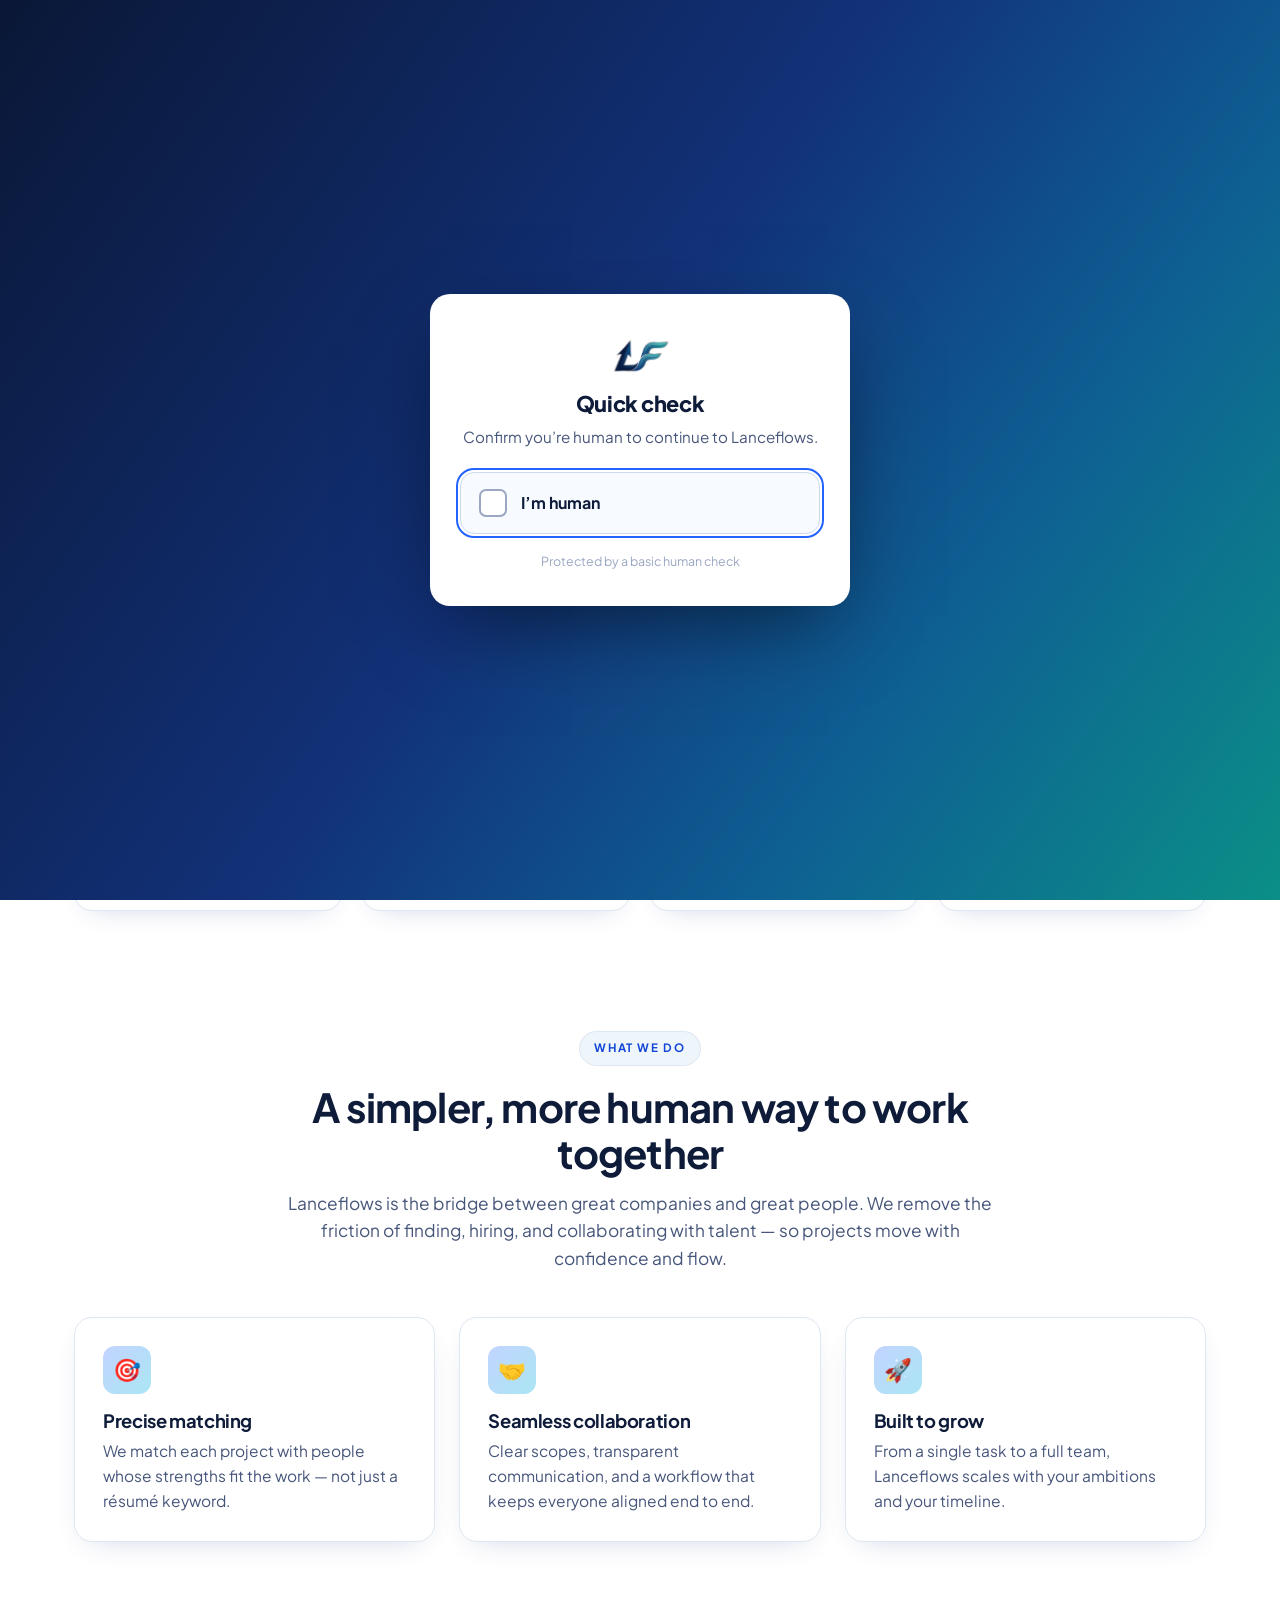
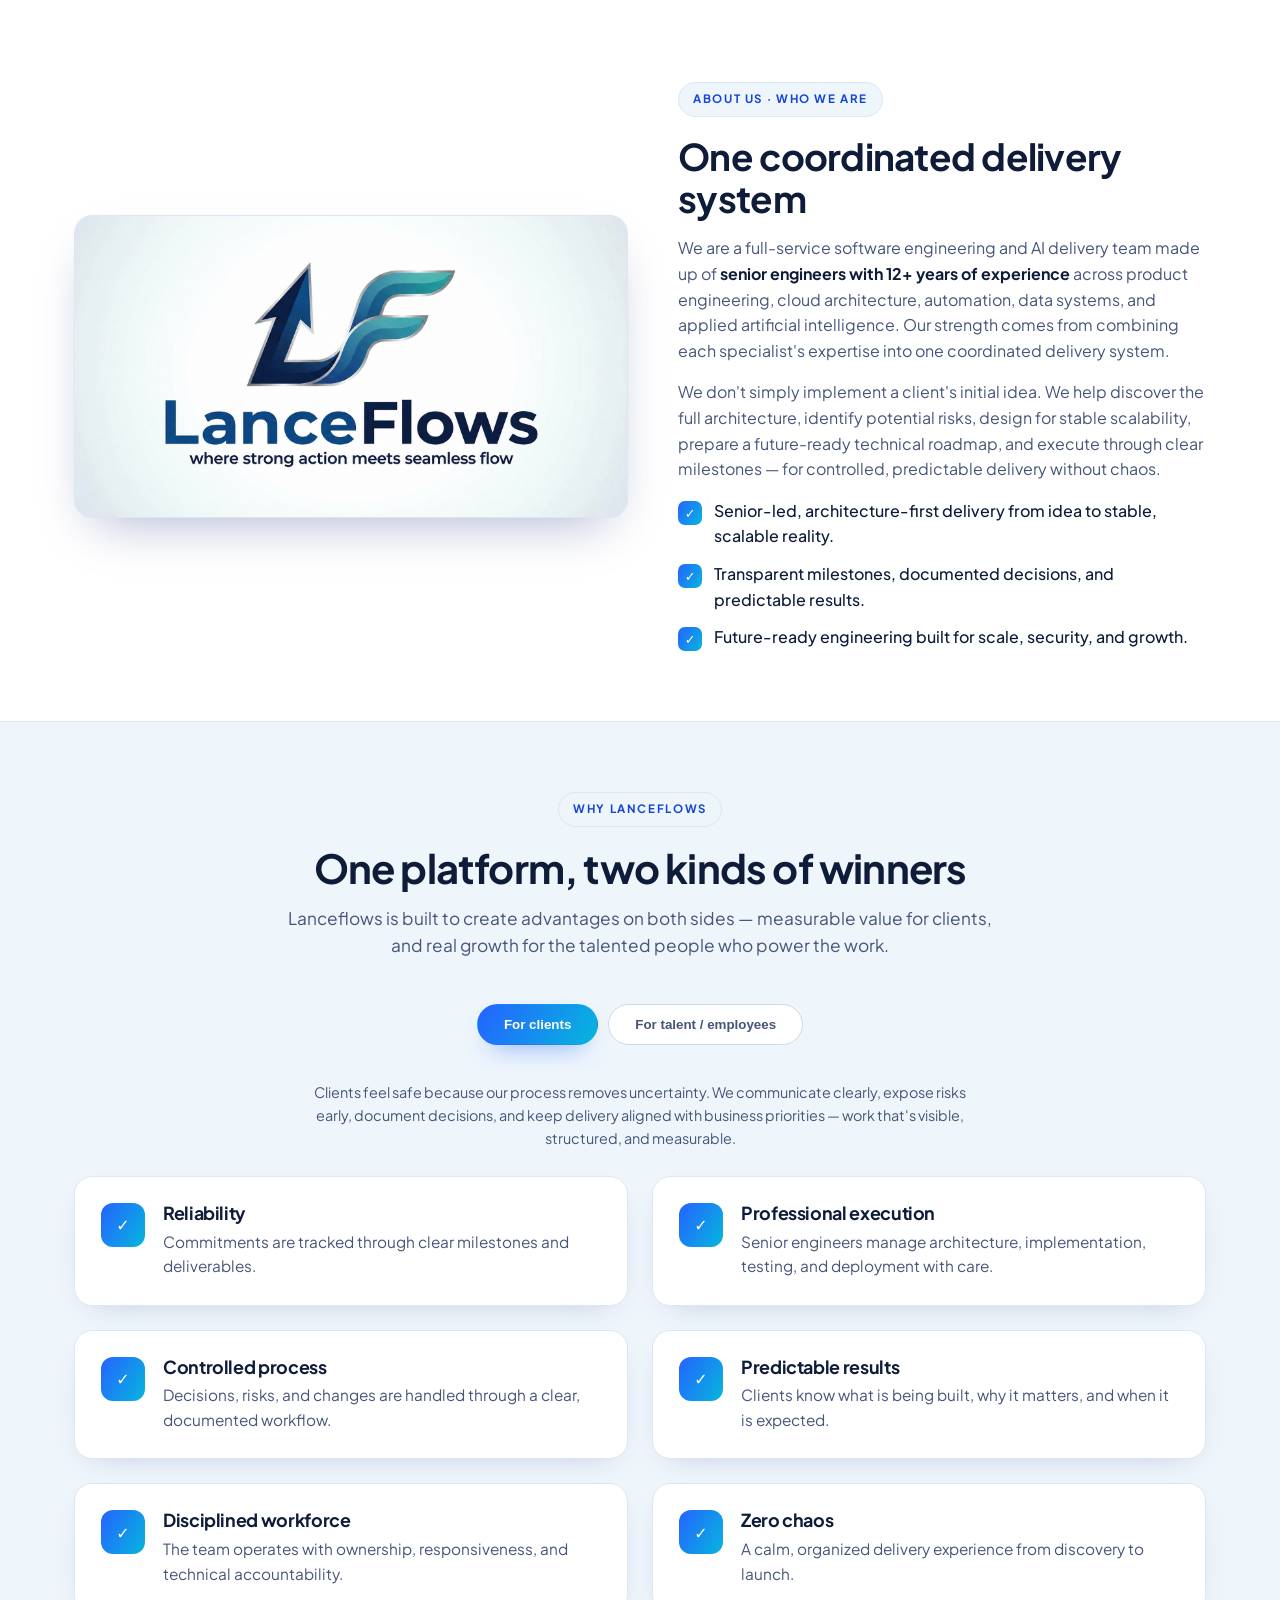
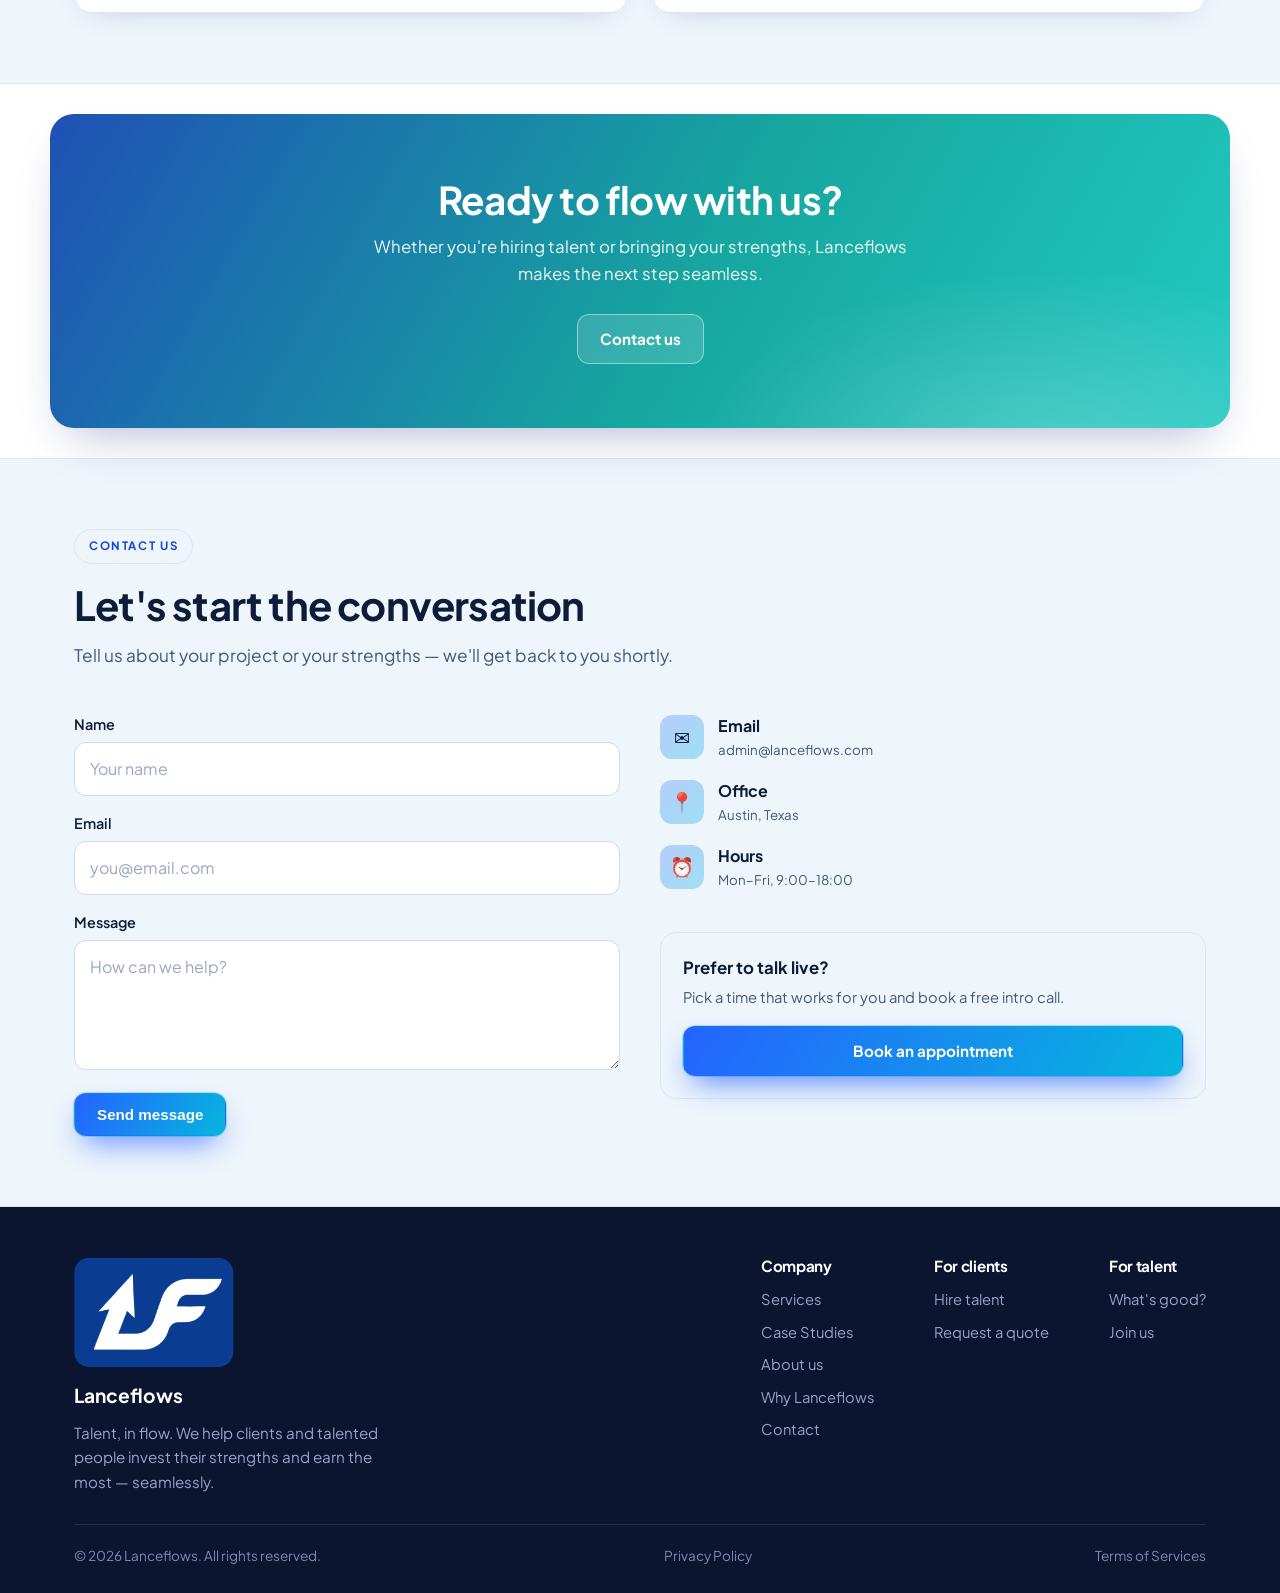
<file: index.html>
<!DOCTYPE html>
<html lang="en">
<head>
<meta charset="UTF-8" />
<meta name="viewport" content="width=device-width, initial-scale=1.0" />
<title>Lanceflows — Talent, in flow.</title>
<meta name="description" content="Lanceflows connects clients with talented people who invest their strengths and earn the most — with seamless, confident flow." />
<link rel="icon" type="image/png" href="favicon.png" />
<link rel="apple-touch-icon" href="favicon.png" />
<link rel="preconnect" href="https://fonts.googleapis.com" />
<link rel="preconnect" href="https://fonts.gstatic.com" crossorigin />
<link href="https://fonts.googleapis.com/css2?family=Plus+Jakarta+Sans:wght@400;500;600;700;800&display=swap" rel="stylesheet" />
<link rel="stylesheet" href="style.css" />
</head>
<body>
<script src="verify.js"></script>

<!-- ===================== HEADER ===================== -->
<header>
  <div class="wrap nav">
    <a class="brand" href="#top">
      <img class="logo-img" src="company_logo.png" alt="" />
      <span class="brand-text">
        <span class="brand-name">Lance<b>flows</b></span>
        <span class="brand-tag">Software Engineering &amp; AI Services</span>
      </span>
    </a>
    <nav class="nav-links">
      <a href="index.html" class="active">Overview</a>
      <a href="services.html">Services</a>
      <a href="case-study.html">Case Studies</a>
    </nav>
    <div class="top-actions">
      <a class="btn btn-primary" href="#contact">Contact us</a>
    </div>
  </div>
</header>

<main id="top">

  <h1 class="sr-only">Lanceflows — Software Engineering &amp; AI Services. Talent, in flow.</h1>

  <!-- ===================== HERO SLIDER ===================== -->
  <section class="hero">
    <div class="wrap">
      <div class="slider" aria-roledescription="carousel" aria-label="Lanceflows highlights">
        <div class="slides">
          <!-- Slide 1: art-directed banner — wide / tablet / portrait variants swap by screen size -->
          <div class="slide slide-1 active" data-r-d="16/9" data-r-t="4/3" data-r-m="9/16">
            <picture class="slide-pic">
              <source media="(max-width:560px)" srcset="img/hero_slider1_3.png" />
              <source media="(max-width:900px)" srcset="img/hero_slider1_2.png" />
              <img src="img/hero_slider1_1.png" alt="Lanceflows — Software Engineering & AI Services: from idea to architecture, engineering, AI automation, launch, and growth." />
            </picture>
            <!-- <div class="hero-caption">
              <h2>Lance<b>flows</b></h2>
              <p class="hero-tag">Where Strong Action Meets Seamless Flow</p>
              <p class="hero-desc">Turns Ideas Into Reliable Growth</p>
            </div>
            <div class="hero-steps-map" aria-hidden="true">
              <span class="smap s1">Idea</span>
              <span class="smap s2">Architecture</span>
              <span class="smap s3">Engineering</span>
              <span class="smap s4">AI</span>
              <span class="smap s5">Cloud</span>
              <span class="smap s6">Workflow</span>
              <span class="smap s7">Growth</span>
            </div> -->
          </div>
          <!-- Slide 2: art-directed infographic banner — wide / tablet / portrait variants -->
          <div class="slide slide-2" data-r-d="16/9" data-r-t="4/3" data-r-m="9/16">
            <picture class="slide-pic">
              <source media="(max-width:560px)" srcset="img/hero_slider2_3.png" />
              <source media="(max-width:900px)" srcset="img/hero_slider2_2.png" />
              <img src="img/hero_slider2_1.png" alt="Your vision, our engineering, real results — trusted, focused, engineered, scalable. Senior engineers delivering from idea to growth." />
            </picture>
          </div>
          <!-- Slide 3: art-directed banner — wide / tablet / portrait variants -->
          <div class="slide slide-3" data-r-d="16/9" data-r-t="4/3" data-r-m="9/16">
            <picture class="slide-pic">
              <source media="(max-width:560px)" srcset="img/hero_slider3_3.png" />
              <source media="(max-width:900px)" srcset="img/hero_slider3_2.png" />
              <img src="img/hero_slider3_1.png" alt="Invest your strength, grow through flow — a seamless system that amplifies impact, from your strengths to bigger projects, leadership, and stable opportunity." />
            </picture>
          </div>
        </div>
        <button class="arrow prev" aria-label="Previous slide">‹</button>
        <button class="arrow next" aria-label="Next slide">›</button>
        <div class="dots" aria-label="Choose slide"></div>
      </div>

      <!-- Stats -->
      <div class="stats">
        <div class="stat"><b>50+</b><span>Projects delivered</span></div>
        <div class="stat"><b>98%</b><span>Client satisfaction</span></div>
        <div class="stat"><b>20+</b><span>Talents in flow</span></div>
        <div class="stat"><b>10+</b><span>Industries served</span></div>
      </div>
    </div>
  </section>

  <!-- ===================== DESCRIPTION ===================== -->
  <section class="section" id="about-short">
    <div class="wrap">
      <div class="section-head center">
        <span class="eyebrow">What we do</span>
        <h2>A simpler, more human way to work together</h2>
        <p>Lanceflows is the bridge between great companies and great people. We remove the friction of finding, hiring, and collaborating with talent — so projects move with confidence and flow.</p>
      </div>
      <div class="feature-grid">
        <div class="card">
          <div class="ic">🎯</div>
          <h3>Precise matching</h3>
          <p>We match each project with people whose strengths fit the work — not just a résumé keyword.</p>
        </div>
        <div class="card">
          <div class="ic">🤝</div>
          <h3>Seamless collaboration</h3>
          <p>Clear scopes, transparent communication, and a workflow that keeps everyone aligned end to end.</p>
        </div>
        <div class="card">
          <div class="ic">🚀</div>
          <h3>Built to grow</h3>
          <p>From a single task to a full team, Lanceflows scales with your ambitions and your timeline.</p>
        </div>
      </div>
    </div>
  </section>

  <!-- ===================== ABOUT US ===================== -->
  <section class="section" id="about">
    <div class="wrap">
      <div class="about-grid">
        <div class="about-media">
          <!-- 🔁 Swap for a team/office photo when ready: <img src="about.jpg" alt="About Lanceflows"> -->
          <img src="img/com_slogan.png" alt="Lanceflows — where strong action meets seamless flow" />
        </div>
        <div class="about-text">
          <span class="eyebrow">About us · Who we are</span>
          <h2>One coordinated delivery system</h2>
          <p>We are a full-service software engineering and AI delivery team made up of <strong>senior engineers with 12+ years of experience</strong> across product engineering, cloud architecture, automation, data systems, and applied artificial intelligence. Our strength comes from combining each specialist's expertise into one coordinated delivery system.</p>
          <p>We don't simply implement a client's initial idea. We help discover the full architecture, identify potential risks, design for stable scalability, prepare a future-ready technical roadmap, and execute through clear milestones — for controlled, predictable delivery without chaos.</p>
          <ul class="about-points">
            <li>Senior-led, architecture-first delivery from idea to stable, scalable reality.</li>
            <li>Transparent milestones, documented decisions, and predictable results.</li>
            <li>Future-ready engineering built for scale, security, and growth.</li>
          </ul>
        </div>
      </div>
    </div>
  </section>

  <!-- ===================== WHY LANCEFLOWS ===================== -->
  <section class="section alt" id="why">
    <div class="wrap">
      <div class="section-head center">
        <span class="eyebrow">Why Lanceflows</span>
        <h2>One platform, two kinds of winners</h2>
        <p>Lanceflows is built to create advantages on both sides — measurable value for clients, and real growth for the talented people who power the work.</p>
      </div>

      <div class="why-tabs">
        <button class="tab active" data-tab="clients">For clients</button>
        <button class="tab" data-tab="employees">For talent / employees</button>
      </div>

      <!-- CLIENTS -->
      <div class="why-panel active" id="panel-clients">
        <p class="why-note" style="margin:0 auto 26px;max-width:680px">Clients feel safe because our process removes uncertainty. We communicate clearly, expose risks early, document decisions, and keep delivery aligned with business priorities — work that's visible, structured, and measurable.</p>
        <div class="why-grid">
          <div class="why-card"><div class="num">✓</div><div><h3>Reliability</h3><p>Commitments are tracked through clear milestones and deliverables.</p></div></div>
          <div class="why-card"><div class="num">✓</div><div><h3>Professional execution</h3><p>Senior engineers manage architecture, implementation, testing, and deployment with care.</p></div></div>
          <div class="why-card"><div class="num">✓</div><div><h3>Controlled process</h3><p>Decisions, risks, and changes are handled through a clear, documented workflow.</p></div></div>
          <div class="why-card"><div class="num">✓</div><div><h3>Predictable results</h3><p>Clients know what is being built, why it matters, and when it is expected.</p></div></div>
          <div class="why-card"><div class="num">✓</div><div><h3>Disciplined workforce</h3><p>The team operates with ownership, responsiveness, and technical accountability.</p></div></div>
          <div class="why-card"><div class="num">✓</div><div><h3>Zero chaos</h3><p>A calm, organized delivery experience from discovery to launch.</p></div></div>
        </div>
      </div>

      <!-- EMPLOYEES -->
      <div class="why-panel" id="panel-employees">
        <div class="why-grid">
          <div class="why-card"><div class="num">★</div><div><h3>Come as you are — strengths first</h3><p>This is a system of talents where people come with their strength, whatever it is. There is a place here for every kind of strength.</p></div></div>
          <div class="why-card"><div class="num">↗</div><div><h3>Invest your strength, earn the most</h3><p>Talents invest their strengths into meaningful work — and earn the most from doing what they do best.</p></div></div>
          <div class="why-card"><div class="num">✓</div><div><h3>Confidence, ensured</h3><p>The system is designed to ensure each person's confidence, so talent can show up and perform at their peak.</p></div></div>
          <div class="why-card"><div class="num">∿</div><div><h3>A seamless flow to grow</h3><p>From first match to delivery, everything moves with a seamless flow — so talent can invest, grow, and keep moving forward.</p></div></div>
        </div>
      </div>
    </div>
  </section>

  <!-- ===================== CTA ===================== -->
  <section>
    <div class="cta">
      <h2>Ready to flow with us?</h2>
      <p>Whether you're hiring talent or bringing your strengths, Lanceflows makes the next step seamless.</p>
      <a class="btn btn-ghost" href="#contact">Contact us</a>
    </div>
  </section>

  <!-- ===================== CONTACT ===================== -->
  <section class="section alt" id="contact">
    <div class="wrap">
      <div class="section-head">
        <span class="eyebrow">Contact us</span>
        <h2>Let's start the conversation</h2>
        <p>Tell us about your project or your strengths — we'll get back to you shortly.</p>
      </div>
      <div class="contact-grid">
        <form id="contact-form" novalidate>
          <!-- FormSubmit config -->
          <input type="hidden" name="_subject" value="New contact — Lanceflows website" />
          <input type="hidden" name="_template" value="table" />
          <input type="hidden" name="_captcha" value="false" />
          <!-- honeypot: bots fill this, humans never see it -->
          <input type="text" name="_honey" tabindex="-1" autocomplete="off" aria-hidden="true" style="position:absolute;left:-9999px;opacity:0;height:0;width:0" />
          <div class="field"><label for="name">Name</label><input id="name" name="name" type="text" autocomplete="name" placeholder="Your name" required /></div>
          <div class="field"><label for="email">Email</label><input id="email" name="email" type="email" autocomplete="email" placeholder="you@email.com" required /></div>
          <div class="field"><label for="msg">Message</label><textarea id="msg" name="message" rows="4" placeholder="How can we help?" required></textarea></div>
          <button class="btn btn-primary" type="submit">Send message</button>
          <p id="form-note" style="margin-top:12px;font-weight:600;display:none">Thanks! We'll be in touch soon. ✓</p>
        </form>
        <div class="contact-side">
          <ul class="contact-info">
            <li><span class="ic">✉️</span><div><strong>Email</strong><small>admin@lanceflows.com</small></div></li>
            <!-- <li><span class="ic">📞</span><div><strong>Phone</strong><small>+1 (000) 000-0000</small></div></li> -->
            <li><span class="ic">📍</span><div><strong>Office</strong><small>Austin, Texas</small></div></li>
            <li><span class="ic">⏰</span><div><strong>Hours</strong><small>Mon–Fri, 9:00–18:00</small></div></li>
          </ul>
          <div class="book-call">
            <strong>Prefer to talk live?</strong>
            <p>Pick a time that works for you and book a free intro call.</p>
            <a class="btn btn-primary" href="https://cal.com/lanceflows" target="_blank" rel="noopener">Book an appointment</a>
          </div>
        </div>
      </div>
    </div>
  </section>

</main>

<!-- ===================== FOOTER ===================== -->
<footer>
  <div class="wrap">
    <div class="foot-top">
      <div class="foot-brand">
        <img src="favicon.png" alt="Lanceflows" width="549" height="383" style="width:160px;height:111.6px;display:block;border-radius:12px;margin-bottom:12px" />
        <strong style="color:#fff;font-size:1.2rem">Lanceflows</strong>
        <p>Talent, in flow. We help clients and talented people invest their strengths and earn the most — seamlessly.</p>
      </div>
      <div class="foot-cols">
        <div class="foot-col"><h2>Company</h2><a href="services.html">Services</a><a href="case-study.html">Case Studies</a><a href="#about">About us</a><a href="#why">Why Lanceflows</a><a href="#contact">Contact</a></div>
        <div class="foot-col"><h2>For clients</h2><a href="#why" data-why-tab="clients">Hire talent</a><a href="#contact">Request a quote</a></div>
        <div class="foot-col"><h2>For talent</h2><a href="#why" data-why-tab="employees">What's good?</a><a href="#contact">Join us</a></div>
      </div>
    </div>
    <div class="foot-bottom">
      <span>© 2026 Lanceflows. All rights reserved.</span>
      <a href="privacy.html">Privacy Policy</a>
      <a href="terms.html">Terms of Services</a>
    </div>
  </div>
</footer>

<script>
  // ---------- Slider ----------
  (function(){
    const slides = Array.from(document.querySelectorAll('.slide'));
    const slidesEl = document.querySelector('.slides');
    const dotsWrap = document.querySelector('.dots');
    let i = 0, timer;

    // Each slide declares its art-directed image ratio per breakpoint (data-r-d/t/m).
    // The box adopts the active slide's ratio so every banner shows fully, no crop.
    function applyRatio(){
      const w = window.innerWidth;
      const key = w <= 560 ? 'rM' : (w <= 900 ? 'rT' : 'rD');
      const r = slides[i].dataset[key];
      if (r) slidesEl.style.aspectRatio = r;
    }
    window.addEventListener('resize', applyRatio);

    slides.forEach((_, idx) => {
      const d = document.createElement('button');
      d.className = 'dot' + (idx === 0 ? ' active' : '');
      d.setAttribute('aria-label', 'Go to slide ' + (idx + 1));
      d.addEventListener('click', () => go(idx, true));
      dotsWrap.appendChild(d);
    });
    const dots = Array.from(dotsWrap.children);

    function go(n, manual){
      slides[i].classList.remove('active');
      dots[i].classList.remove('active');
      i = (n + slides.length) % slides.length;
      slides[i].classList.add('active');
      dots[i].classList.add('active');
      applyRatio();
      if (manual) restart();
    }
    function next(){ go(i + 1); }
    function start(){ timer = setInterval(next, 5500); }
    function restart(){ clearInterval(timer); start(); }

    document.querySelector('.next').addEventListener('click', () => go(i + 1, true));
    document.querySelector('.prev').addEventListener('click', () => go(i - 1, true));
    applyRatio();
    start();
  })();

  // ---------- Why tabs ----------
  function activateWhyTab(name) {
    document.querySelectorAll('.tab').forEach(t => t.classList.toggle('active', t.dataset.tab === name));
    document.querySelectorAll('.why-panel').forEach(p => p.classList.remove('active'));
    const panel = document.getElementById('panel-' + name);
    if (panel) panel.classList.add('active');
  }
  document.querySelectorAll('.tab').forEach(tab => {
    tab.addEventListener('click', () => activateWhyTab(tab.dataset.tab));
  });

  // Links can pre-select a Why tab (e.g. footer "What's good?" → talent tab).
  document.querySelectorAll('[data-why-tab]').forEach(link => {
    link.addEventListener('click', () => activateWhyTab(link.dataset.whyTab));
  });

  // Cross-page deep links: index.html#why-clients / index.html#why-talent
  // open the Why section with the right tab already active.
  function applyWhyHash() {
    const map = { '#why-clients': 'clients', '#why-talent': 'employees' };
    const name = map[location.hash];
    if (!name) return;
    activateWhyTab(name);
    const why = document.getElementById('why');
    if (why) why.scrollIntoView();
  }
  applyWhyHash();
  window.addEventListener('hashchange', applyWhyHash);

  // ---------- Contact form → emails admin@lanceflows.com via FormSubmit ----------
  document.getElementById('contact-form').addEventListener('submit', async e => {
    e.preventDefault();
    const form = e.target;
    const note = document.getElementById('form-note');
    if (!form.checkValidity()) { form.reportValidity(); return; }

    const btn = form.querySelector('button[type="submit"]');
    const original = btn.textContent;
    btn.disabled = true; btn.textContent = 'Sending…';
    try {
      const res = await fetch('https://formsubmit.co/ajax/admin@lanceflows.com', {
        method: 'POST',
        headers: { 'Accept': 'application/json' },
        body: new FormData(form)
      });
      const data = await res.json().catch(() => ({}));
      if (!res.ok || !(data.success === 'true' || data.success === true)) {
        throw new Error(data.message || 'Submission failed');
      }
      note.textContent = "Thanks! We'll be in touch soon. ✓";
      note.style.color = 'var(--brand)';
      note.style.display = 'block';
      form.reset();
    } catch (err) {
      console.error('Contact form / FormSubmit error:', err.message);
      note.textContent = 'Sorry — something went wrong. Please email admin@lanceflows.com directly.';
      note.style.color = '#c0455f';
      note.style.display = 'block';
    } finally {
      btn.disabled = false; btn.textContent = original;
    }
  });
</script>
<script src="nav.js"></script>
</body>
</html>
</file>
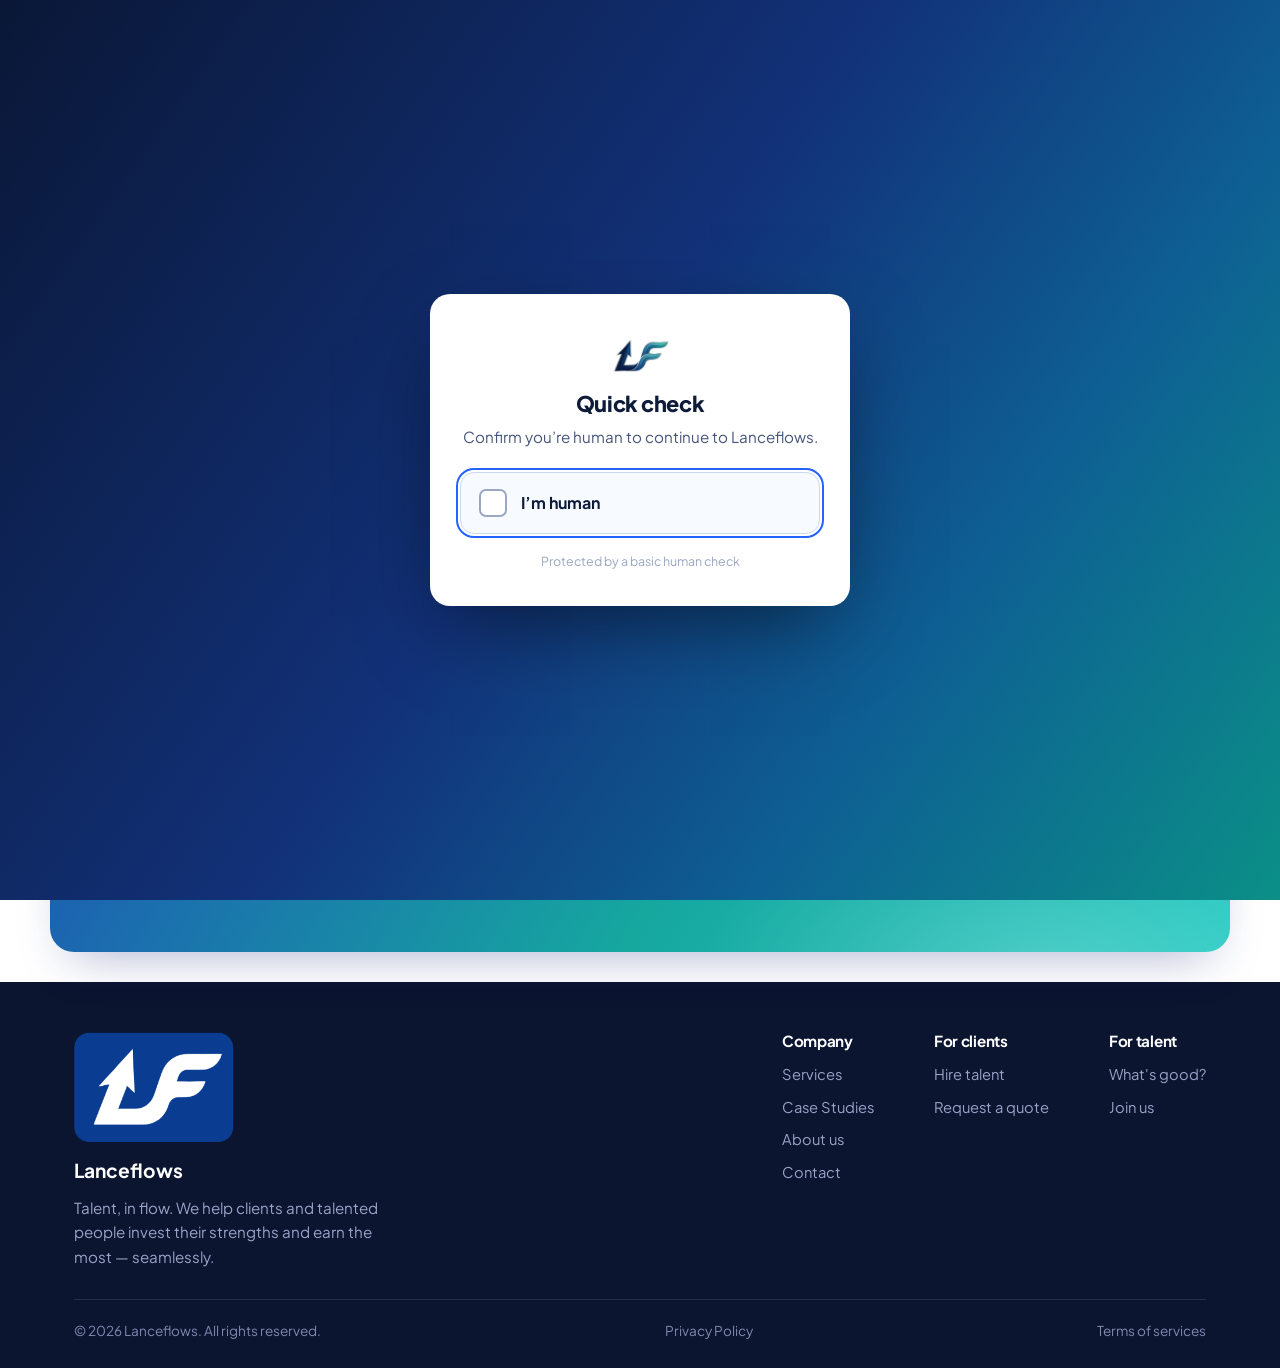
<file: case-detail.html>
<!DOCTYPE html>
<html lang="en">
<head>
<meta charset="UTF-8" />
<meta name="viewport" content="width=device-width, initial-scale=1.0" />
<title>Case Study — Lanceflows</title>
<meta name="description" content="Detailed Lanceflows case study — the business problem, our technical role, the solution delivered, verified results, and the value created." />
<link rel="icon" type="image/png" href="favicon.png" />
<link rel="apple-touch-icon" href="favicon.png" />
<link rel="preconnect" href="https://fonts.googleapis.com" />
<link rel="preconnect" href="https://fonts.gstatic.com" crossorigin />
<link href="https://fonts.googleapis.com/css2?family=Plus+Jakarta+Sans:wght@400;500;600;700;800&display=swap" rel="stylesheet" />
<link rel="stylesheet" href="style.css" />
</head>
<body>
<script src="verify.js"></script>

<!-- ===================== HEADER ===================== -->
<header>
  <div class="wrap nav">
    <a class="brand" href="index.html">
      <img class="logo-img" src="company_logo.png" alt="" />
      <span class="brand-text">
        <span class="brand-name">Lance<b>flows</b></span>
        <span class="brand-tag">Software Engineering &amp; AI Services</span>
      </span>
    </a>
    <nav class="nav-links">
      <a href="index.html">Overview</a>
      <a href="services.html">Services</a>
      <a href="case-study.html" class="active">Case Studies</a>
    </nav>
    <div class="top-actions">
      <a class="btn btn-primary" href="index.html#contact">Contact us</a>
    </div>
  </div>
</header>

<main>

  <!-- ===================== PAGE HERO (filled by JS) ===================== -->
  <section class="page-hero">
    <div class="wrap">
      <span class="eyebrow" id="d-tag">Case study</span>
      <h1 id="d-title">Loading…</h1>
      <p id="d-summary"></p>
      <div class="d-meta" id="d-meta"></div>
    </div>
  </section>

  <!-- ===================== DETAIL BODY (filled by JS) ===================== -->
  <section class="section case-detail">
    <div class="wrap">
      <div id="case-root" class="case-list"></div>
    </div>
  </section>

  <!-- ===================== CTA ===================== -->
  <section>
    <div class="cta">
      <h2>Have a problem like this?</h2>
      <p>Tell us your goal and we'll turn it into a structured plan — from idea to stable, scalable reality.</p>
      <a class="btn btn-ghost" href="index.html#contact">Contact us</a>
    </div>
  </section>

</main>

<!-- ===================== FOOTER ===================== -->
<footer>
  <div class="wrap">
    <div class="foot-top">
      <div class="foot-brand">
        <img src="favicon.png" alt="Lanceflows" width="549" height="383" style="width:160px;height:111.6px;display:block;border-radius:12px;margin-bottom:12px" />
        <strong style="color:#fff;font-size:1.2rem">Lanceflows</strong>
        <p>Talent, in flow. We help clients and talented people invest their strengths and earn the most — seamlessly.</p>
      </div>
      <div class="foot-cols">
        <div class="foot-col"><h2>Company</h2><a href="services.html">Services</a><a href="case-study.html">Case Studies</a><a href="index.html#about">About us</a><a href="index.html#contact">Contact</a></div>
        <div class="foot-col"><h2>For clients</h2><a href="index.html#why-clients">Hire talent</a><a href="index.html#contact">Request a quote</a></div>
        <div class="foot-col"><h2>For talent</h2><a href="index.html#why-talent">What's good?</a><a href="index.html#contact">Join us</a></div>
      </div>
    </div>
    <div class="foot-bottom">
      <span>© 2026 Lanceflows. All rights reserved.</span>
      <a href="privacy.html">Privacy Policy</a>
      <a href="terms.html">Terms of services</a>
    </div>
  </div>
</footer>

<script src="cases-data.js"></script>
<script src="architectures.js"></script>
<script>
  function esc(s){ return String(s).replace(/[&<>"]/g, c => ({'&':'&amp;','<':'&lt;','>':'&gt;','"':'&quot;'}[c])); }
  function domain(url){ return String(url).replace(/^https?:\/\//,'').replace(/^www\./,'').replace(/\/$/,''); }

  function step(s, i){
    const tag = s.isBottleneck ? '<span class="tag-bottleneck">Bottleneck</span>' : '';
    return '<div class="flow-step"><span class="fnum">' + (i + 1) + '</span>' +
      '<b>' + esc(s.name) + tag + '</b>' +
      '<div class="fmeta">' + esc(s.owner) + ' · ' + esc(s.duration) + '</div>' +
      '<p>' + esc(s.notes) + '</p></div>';
  }

  // Render the case's hand-authored architecture (from architectures.js) as an
  // SVG of icon tiles connected by labelled arrows — the finally shipped system.
  function wrapLabel(s, max){
    const words = String(s).split(/\s+/);
    const lines = []; let cur = '';
    words.forEach(w => {
      if ((cur + ' ' + w).trim().length <= max) cur = (cur + ' ' + w).trim();
      else { if (cur) lines.push(cur); cur = w; }
    });
    if (cur) lines.push(cur);
    return lines.slice(0, 3);
  }

  function archDiagram(c){
    const A = (typeof CASE_ARCH !== 'undefined') ? CASE_ARCH[c.id] : null;
    if (!A || !A.nodes || !A.nodes.length) return '';

    const PADX = 64, PADY = 24, COLG = 168, ROWG = 116, CHIP = 56, HALF = CHIP / 2;
    const N = {}; let maxc = 0, maxr = 0;
    A.nodes.forEach(n => {
      const o = { id:n[0], label:n[1], icon:n[2], color:n[3], col:n[4], row:n[5] };
      o.cx = PADX + o.col * COLG + HALF;
      o.cy = PADY + o.row * ROWG + HALF;
      N[o.id] = o;
      maxc = Math.max(maxc, o.col); maxr = Math.max(maxr, o.row);
    });
    const W = PADX * 2 + maxc * COLG + CHIP;
    const H = PADY + maxr * ROWG + CHIP + 54;

    const edges = (A.edges || []).map(e => {
      const a = N[e[0]], b = N[e[1]];
      if (!a || !b) return '';
      const dx = b.cx - a.cx, dy = b.cy - a.cy;
      let x1, y1, x2, y2;
      if (Math.abs(dx) >= Math.abs(dy)) {
        const s = dx >= 0 ? 1 : -1;
        x1 = a.cx + s * HALF; y1 = a.cy; x2 = b.cx - s * HALF; y2 = b.cy;
      } else {
        const s = dy >= 0 ? 1 : -1;
        x1 = a.cx; y1 = a.cy + s * HALF; x2 = b.cx; y2 = b.cy - s * HALF;
      }
      const dash = e[3] === 'dash' ? ' stroke-dasharray="5 4"' : '';
      const line = '<line x1="' + x1 + '" y1="' + y1 + '" x2="' + x2 + '" y2="' + y2 +
        '" class="ad-edge" marker-end="url(#ad-arrow)"' + dash + '/>';
      let label = '';
      if (e[2]) {
        const mx = (x1 + x2) / 2, my = (y1 + y2) / 2, w = e[2].length * 6.0 + 8;
        label = '<rect x="' + (mx - w / 2) + '" y="' + (my - 8) + '" width="' + w +
          '" height="15" rx="4" class="ad-elbg"/>' +
          '<text x="' + mx + '" y="' + (my + 2.6) + '" class="ad-elabel">' + esc(e[2]) + '</text>';
      }
      return line + label;
    }).join('');

    const tiles = A.nodes.map(n => {
      const o = N[n[0]];
      const labels = wrapLabel(o.label, 16).map((ln, i) =>
        '<text x="' + o.cx + '" y="' + (o.cy + HALF + 15 + i * 12.5) + '" class="ad-label">' + esc(ln) + '</text>'
      ).join('');
      return '<rect x="' + (o.cx - HALF) + '" y="' + (o.cy - HALF) + '" width="' + CHIP +
          '" height="' + CHIP + '" rx="13" fill="' + o.color + '"/>' +
        '<text x="' + o.cx + '" y="' + (o.cy + 1) + '" class="ad-ic">' + o.icon + '</text>' +
        labels;
    }).join('');

    return '<div class="section-label">Implemented architecture</div>' +
      '<p class="arch-caption">A customized view of the system we shipped for this engagement — the components and how requests and data flow between them.</p>' +
      '<div class="arch-figure"><svg viewBox="0 0 ' + W + ' ' + H + '" class="arch-svg" ' +
        'role="img" aria-label="Architecture diagram for ' + esc(c.title) + '" preserveAspectRatio="xMidYMid meet">' +
        '<defs><marker id="ad-arrow" viewBox="0 0 10 10" refX="9" refY="5" markerWidth="7" markerHeight="7" orient="auto-start-reverse">' +
          '<path d="M0,0 L10,5 L0,10 z" fill="#94a3b8"/></marker></defs>' +
        edges + tiles +
      '</svg></div>';
  }

  // Locally-stored client portraits (royalty-free, non-famous people) for the
  // feedback section, keyed by case id. Falls back to an initials badge if a
  // photo can't load.
  const PORTRAITS = {
    'medplum-fhir':        'img/client-medplum-fhir.jpg',
    'formance-ledger':     'img/client-formance-ledger.jpg',
    'fleetbase-logistics': 'img/client-fleetbase-logistics.jpg',
    'estated-proptech':    'img/client-estated-proptech.jpg',
    'duffel-travel':       'img/client-duffel-travel.jpg',
    'boost-insurtech':     'img/client-boost-insurtech.jpg',
    'heidihealth-ai':      'img/client-heidihealth-ai.jpg',
    'harvey-legal':        'img/client-harvey-legal.jpg',
    'lago-billing':        'img/client-lago-billing.jpg',
    'hatchways-proptech':  'img/client-hatchways-proptech.jpg',
    'sojern-hospitality':  'img/client-sojern-hospitality.jpg'
  };

  function initialsOf(name){
    return String(name).replace(/^(Dr\.|Captain|Mr\.|Mrs\.|Ms\.)\s+/i, '')
      .split(/\s+/).map(w => w[0] || '').join('').slice(0, 2).toUpperCase();
  }

  function render(){
    const id = new URLSearchParams(location.search).get('id');
    const idx = CASE_DATA.findIndex(x => x.id === id);
    const c = CASE_DATA[idx];
    const root = document.getElementById('case-root');

    if (!c){
      document.getElementById('d-tag').textContent = 'Not found';
      document.getElementById('d-title').textContent = 'Case study not found';
      document.getElementById('d-summary').textContent = 'Please pick a case study from the list.';
      root.innerHTML = '<p style="text-align:center"><a class="btn btn-primary" href="case-study.html">← Back to all case studies</a></p>';
      return;
    }

    const num = String(idx + 1).padStart(2, '0');
    document.title = c.title + ' — Lanceflows';
    document.getElementById('d-tag').textContent = 'Case ' + num + ' · ' + c.category;
    document.getElementById('d-title').textContent = c.title;
    // hero summary intentionally left empty — the description leads the Overview section below

    const areaChips = (c.serviceAreas || []).map(a => '<span class="d-chip soft">' + esc(a) + '</span>').join('');
    document.getElementById('d-meta').innerHTML =
      '<span class="d-chip">🛠 ' + esc(c.ourRole) + '</span>' +
      '<a class="d-chip" href="' + esc(c.liveUrl) + '" target="_blank" rel="noopener">↗ ' + esc(domain(c.liveUrl)) + '</a>' +
      areaChips;

    const xList   = c.challenges.map(t => '<li>' + esc(t) + '</li>').join('');
    const ckList  = c.keyImplementations.map(t => '<li>' + esc(t) + '</li>').join('');
    const tech    = c.techStack.map(t => '<span class="pill">' + esc(t) + '</span>').join('');
    const metrics = c.resultMetrics.map(m => '<div class="metric"><span>' + esc(m) + '</span></div>').join('');
    const before  = c.beforeWorkflow.map(step).join('');
    const after   = c.afterWorkflow.map(step).join('');
    const t       = c.testimonial;
    const author  = t.person + (t.role ? ', ' + t.role : '') + (t.company ? ' at ' + t.company : '');
    const initials = initialsOf(t.person);
    const portrait = PORTRAITS[c.id];
    // Portrait photo with an automatic initials-badge fallback if it can't load.
    const avatar = portrait
      ? '<img class="cq-avatar" src="' + esc(portrait) + '" alt="Portrait of ' + esc(t.person) + '" loading="lazy" ' +
        'onerror="this.replaceWith(Object.assign(document.createElement(\'span\'),{className:\'cq-avatar cq-fallback\',textContent:\'' + initials + '\'}))">'
      : '<span class="cq-avatar cq-fallback">' + initials + '</span>';

    root.innerHTML =
      '<article class="case">' +
        '<a class="back-link in-body" href="case-study.html">← All case studies</a>' +
        '<div class="section-label">Overview</div>' +
        '<p class="case-overview">' + esc(c.description) + '</p>' +
        '<div class="section-label">Challenge &amp; solution</div>' +
        '<div class="case-grid">' +
          '<div class="cs-card cs-challenge"><div class="col-label">The challenge</div><p>' + esc(c.problem) + '</p><ul class="x-list">' + xList + '</ul></div>' +
          '<div class="cs-card cs-solution"><div class="col-label">Our solution</div><p>' + esc(c.solution) + '</p><ul class="check-list">' + ckList + '</ul></div>' +
        '</div>' +
        archDiagram(c) +
        '<div class="section-label">Technology stack</div>' +
        '<div class="pill-wrap">' + tech + '</div>' +
        '<div class="section-label">Verified results &amp; achievements</div>' +
        '<div class="metrics">' + metrics + '</div>' +
        '<div class="section-label">Operational business value</div>' +
        '<div class="outcomes">' +
          '<div class="outcome"><b>Direct value added</b><span>' + esc(c.businessValue) + '</span></div>' +
          '<div class="outcome"><b>Why it matters</b><span>' + esc(c.whyThisMatters) + '</span></div>' +
        '</div>' +
        '<div class="section-label">Workflow impact mapping</div>' +
        '<div class="flow-wrap">' +
          '<div class="flow before"><h2>⚠ Before — manual bottleneck flow</h2>' + before + '</div>' +
          '<div class="flow after"><h2>✓ After — automated optimized flow</h2>' + after + '</div>' +
        '</div>' +
        '<blockquote class="case-quote">' + avatar +
          '<div class="cq-body">“' + esc(t.text) + '”<footer>— ' + esc(author) + '</footer></div>' +
        '</blockquote>' +
      '</article>';
  }

  render();
</script>
<script src="nav.js"></script>
</body>
</html>
</file>
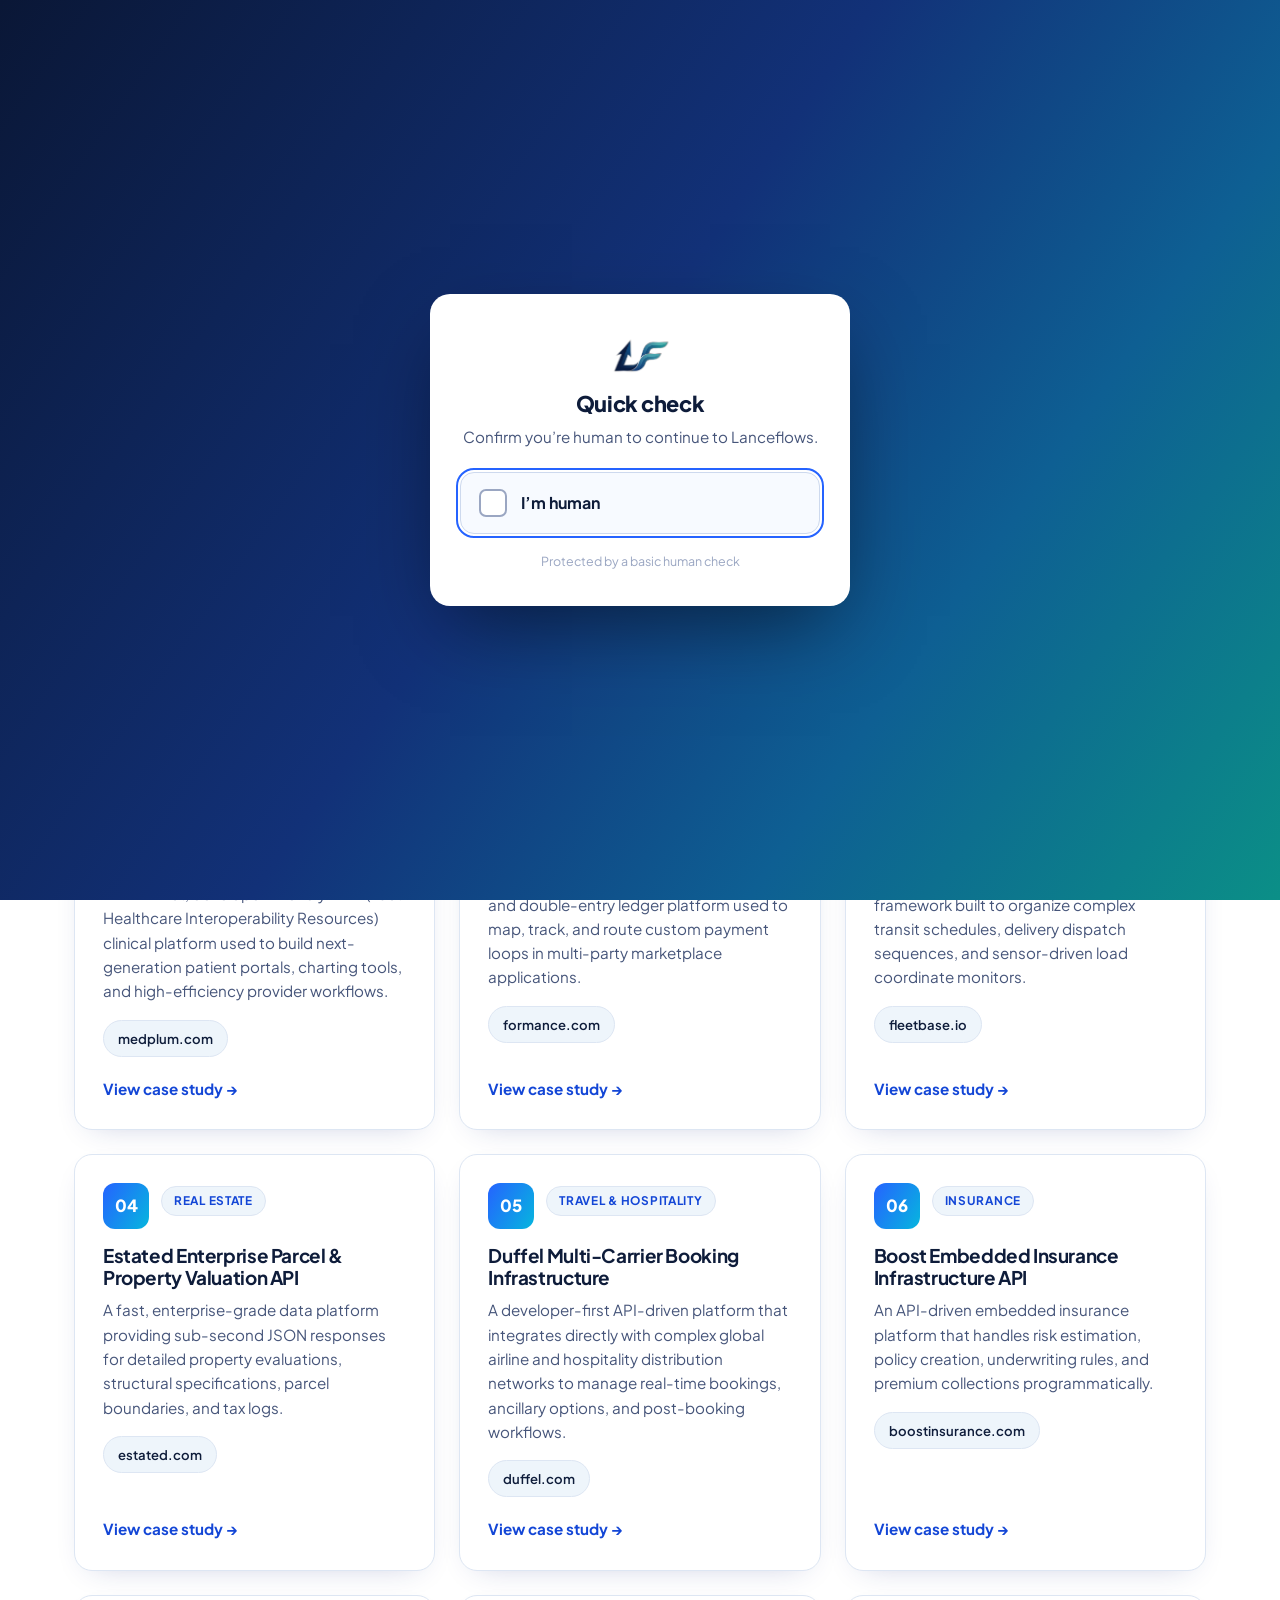
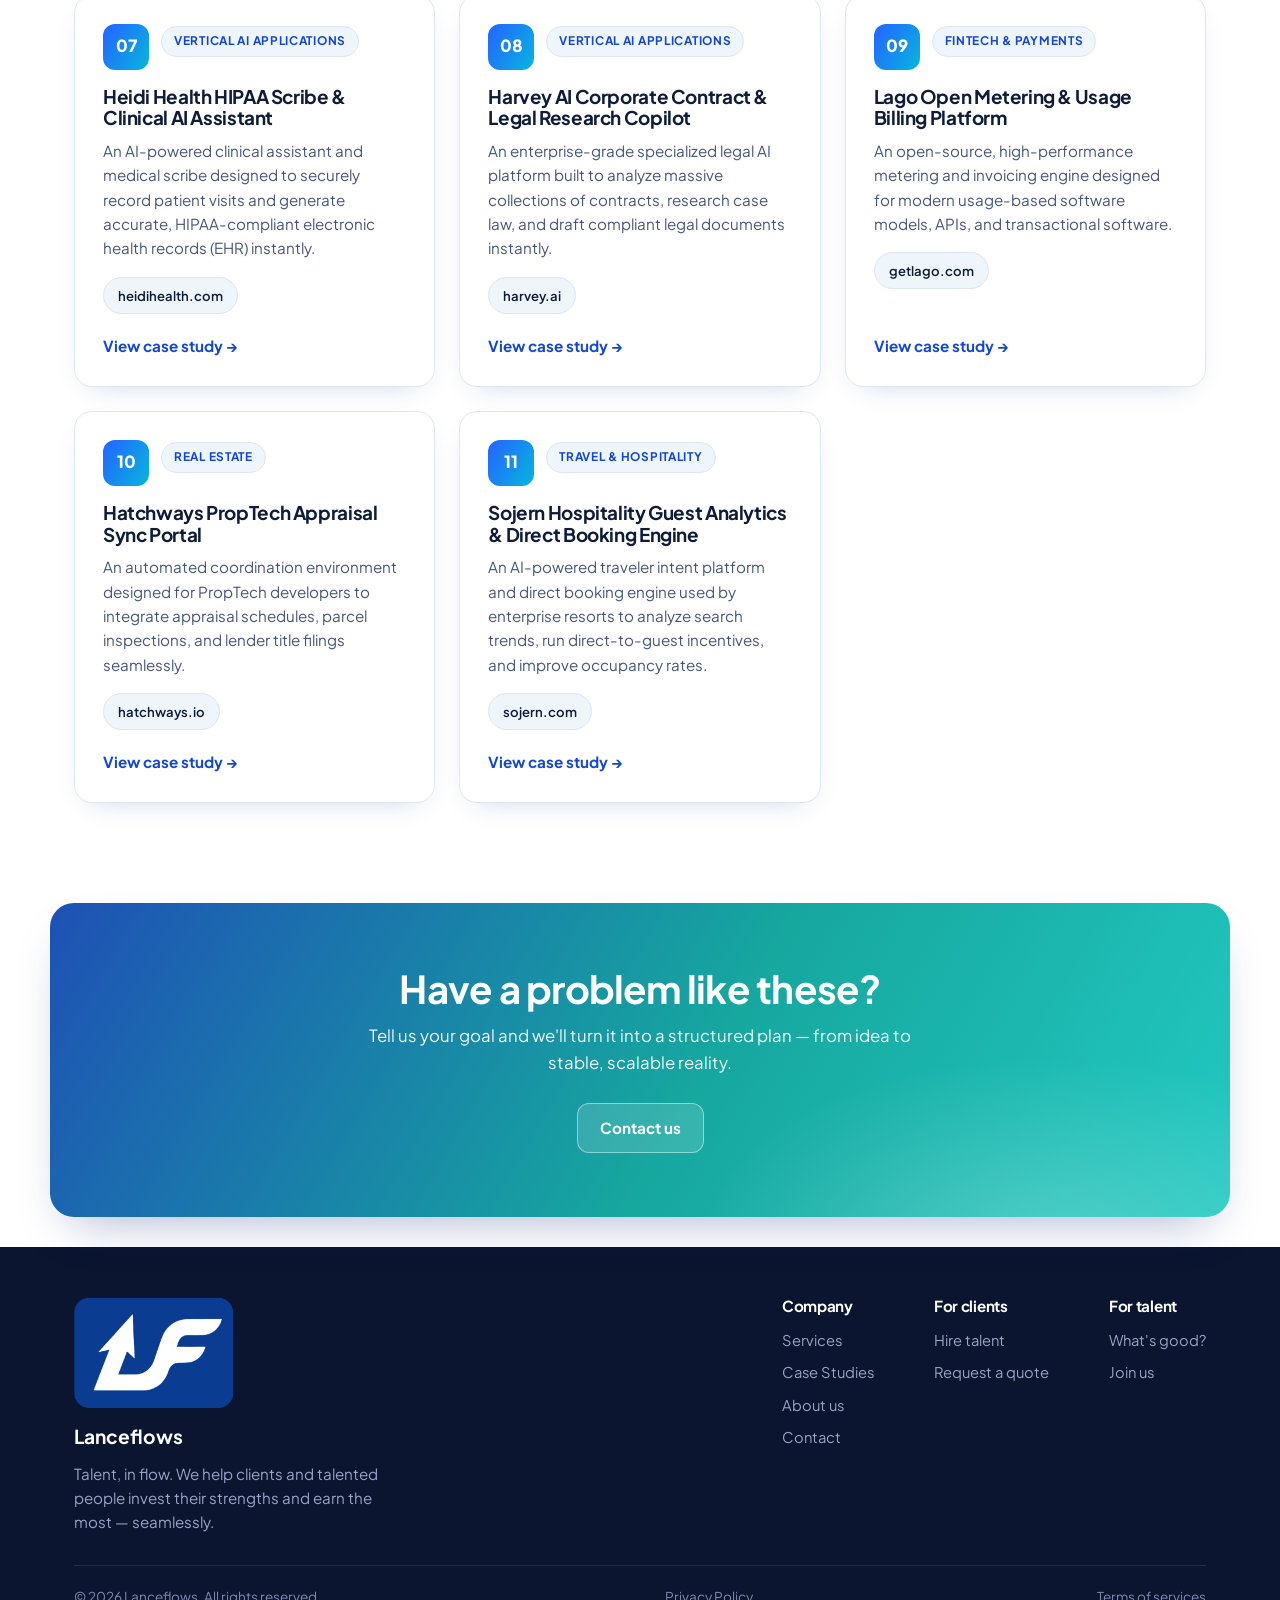
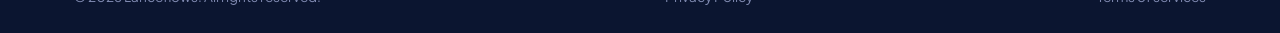
<file: case-study.html>
<!DOCTYPE html>
<html lang="en">
<head>
<meta charset="UTF-8" />
<meta name="viewport" content="width=device-width, initial-scale=1.0" />
<title>Case Studies — Lanceflows | Selected Project Examples</title>
<meta name="description" content="Selected, anonymized project examples showing how Lanceflows applies senior engineering judgment, AI, cloud architecture, and automation to real business problems." />
<link rel="icon" type="image/png" href="favicon.png" />
<link rel="apple-touch-icon" href="favicon.png" />
<link rel="preconnect" href="https://fonts.googleapis.com" />
<link rel="preconnect" href="https://fonts.gstatic.com" crossorigin />
<link href="https://fonts.googleapis.com/css2?family=Plus+Jakarta+Sans:wght@400;500;600;700;800&display=swap" rel="stylesheet" />
<link rel="stylesheet" href="style.css" />
</head>
<body>
<script src="verify.js"></script>

<!-- ===================== HEADER ===================== -->
<header>
  <div class="wrap nav">
    <a class="brand" href="index.html">
      <img class="logo-img" src="company_logo.png" alt="" />
      <span class="brand-text">
        <span class="brand-name">Lance<b>flows</b></span>
        <span class="brand-tag">Software Engineering &amp; AI Services</span>
      </span>
    </a>
    <nav class="nav-links">
      <a href="index.html">Overview</a>
      <a href="services.html">Services</a>
      <a href="case-study.html" class="active">Case Studies</a>
    </nav>
    <div class="top-actions">
      <a class="btn btn-primary" href="index.html#contact">Contact us</a>
    </div>
  </div>
</header>

<main>

  <!-- ===================== PAGE HERO ===================== -->
  <section class="page-hero">
    <div class="wrap">
      <span class="eyebrow">Selected project examples</span>
      <h1>Real problems, stable solutions.</h1>
      <p>We help clients turn unclear technical goals into stable, scalable software systems. These selected examples show how our team applies senior engineering judgment, AI capability, cloud architecture, automation, and disciplined execution to real business problems.</p>
    </div>
  </section>


  <!-- ===================== CASE STUDY CARDS ===================== -->
  <section class="section">
    <div class="wrap">
      <p class="why-note" style="margin:0 auto 40px;max-width:760px">Verified, enterprise-style project examples across product engineering, AI, cloud, data, and automation. Each one covers the business problem, our technical role, the solution delivered, the verified results, and the workflow impact. Click any card to read the full story.</p>

      <div class="case-card-grid" id="case-card-grid"></div>
    </div>
  </section>

  <!-- ===================== CTA ===================== -->
  <section>
    <div class="cta">
      <h2>Have a problem like these?</h2>
      <p>Tell us your goal and we'll turn it into a structured plan — from idea to stable, scalable reality.</p>
      <a class="btn btn-ghost" href="index.html#contact">Contact us</a>
    </div>
  </section>

</main>

<!-- ===================== FOOTER ===================== -->
<footer>
  <div class="wrap">
    <div class="foot-top">
      <div class="foot-brand">
        <img src="favicon.png" alt="Lanceflows" width="549" height="383" style="width:160px;height:111.6px;display:block;border-radius:12px;margin-bottom:12px" />
        <strong style="color:#fff;font-size:1.2rem">Lanceflows</strong>
        <p>Talent, in flow. We help clients and talented people invest their strengths and earn the most — seamlessly.</p>
      </div>
      <div class="foot-cols">
        <div class="foot-col"><h2>Company</h2><a href="services.html">Services</a><a href="case-study.html">Case Studies</a><a href="index.html#about">About us</a><a href="index.html#contact">Contact</a></div>
        <div class="foot-col"><h2>For clients</h2><a href="index.html#why-clients">Hire talent</a><a href="index.html#contact">Request a quote</a></div>
        <div class="foot-col"><h2>For talent</h2><a href="index.html#why-talent">What's good?</a><a href="index.html#contact">Join us</a></div>
      </div>
    </div>
    <div class="foot-bottom">
      <span>© 2026 Lanceflows. All rights reserved.</span>
      <a href="privacy.html">Privacy Policy</a>
      <a href="terms.html">Terms of services</a>
    </div>
  </div>
</footer>

<script src="cases-data.js"></script>
<script>
  (function(){
    function esc(s){ return String(s).replace(/[&<>"]/g, c => ({'&':'&amp;','<':'&lt;','>':'&gt;','"':'&quot;'}[c])); }
    function domain(url){ return String(url).replace(/^https?:\/\//,'').replace(/^www\./,'').replace(/\/$/,''); }
    const grid = document.getElementById('case-card-grid');
    grid.innerHTML = CASE_DATA.map((c, i) => {
      const num = String(i + 1).padStart(2, '0');
      const tag = c.category.split(' / ')[0];
      return '<a class="case-card" href="case-detail.html?id=' + encodeURIComponent(c.id) + '">' +
        '<div class="case-card-top"><span class="case-num">' + num + '</span><span class="case-tag">' + esc(tag) + '</span></div>' +
        '<h2>' + esc(c.title) + '</h2>' +
        '<p class="summary">' + esc(c.description) + '</p>' +
        '<div class="pill-wrap"><span class="pill">' + esc(domain(c.liveUrl)) + '</span></div>' +
        '<span class="case-link">View case study →</span>' +
      '</a>';
    }).join('');
  })();
</script>

<script src="nav.js"></script>
</body>
</html>
</file>
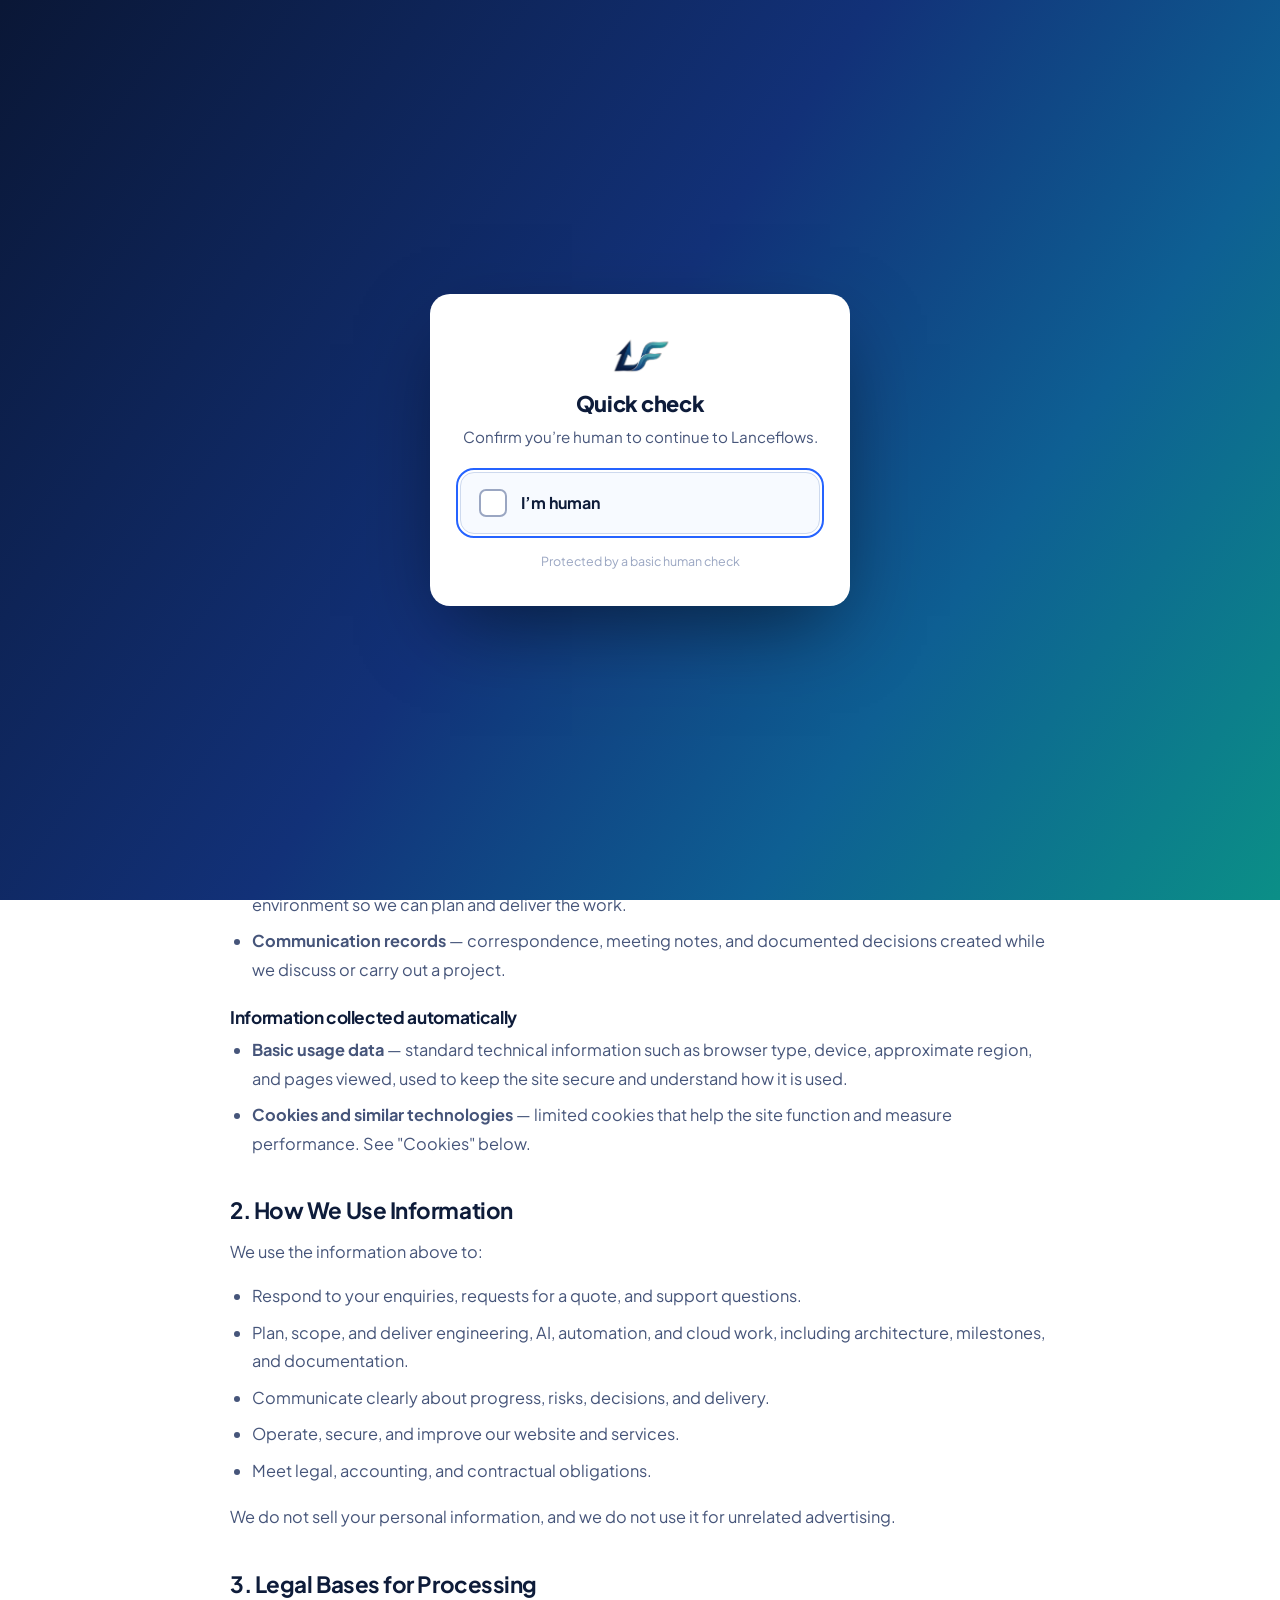
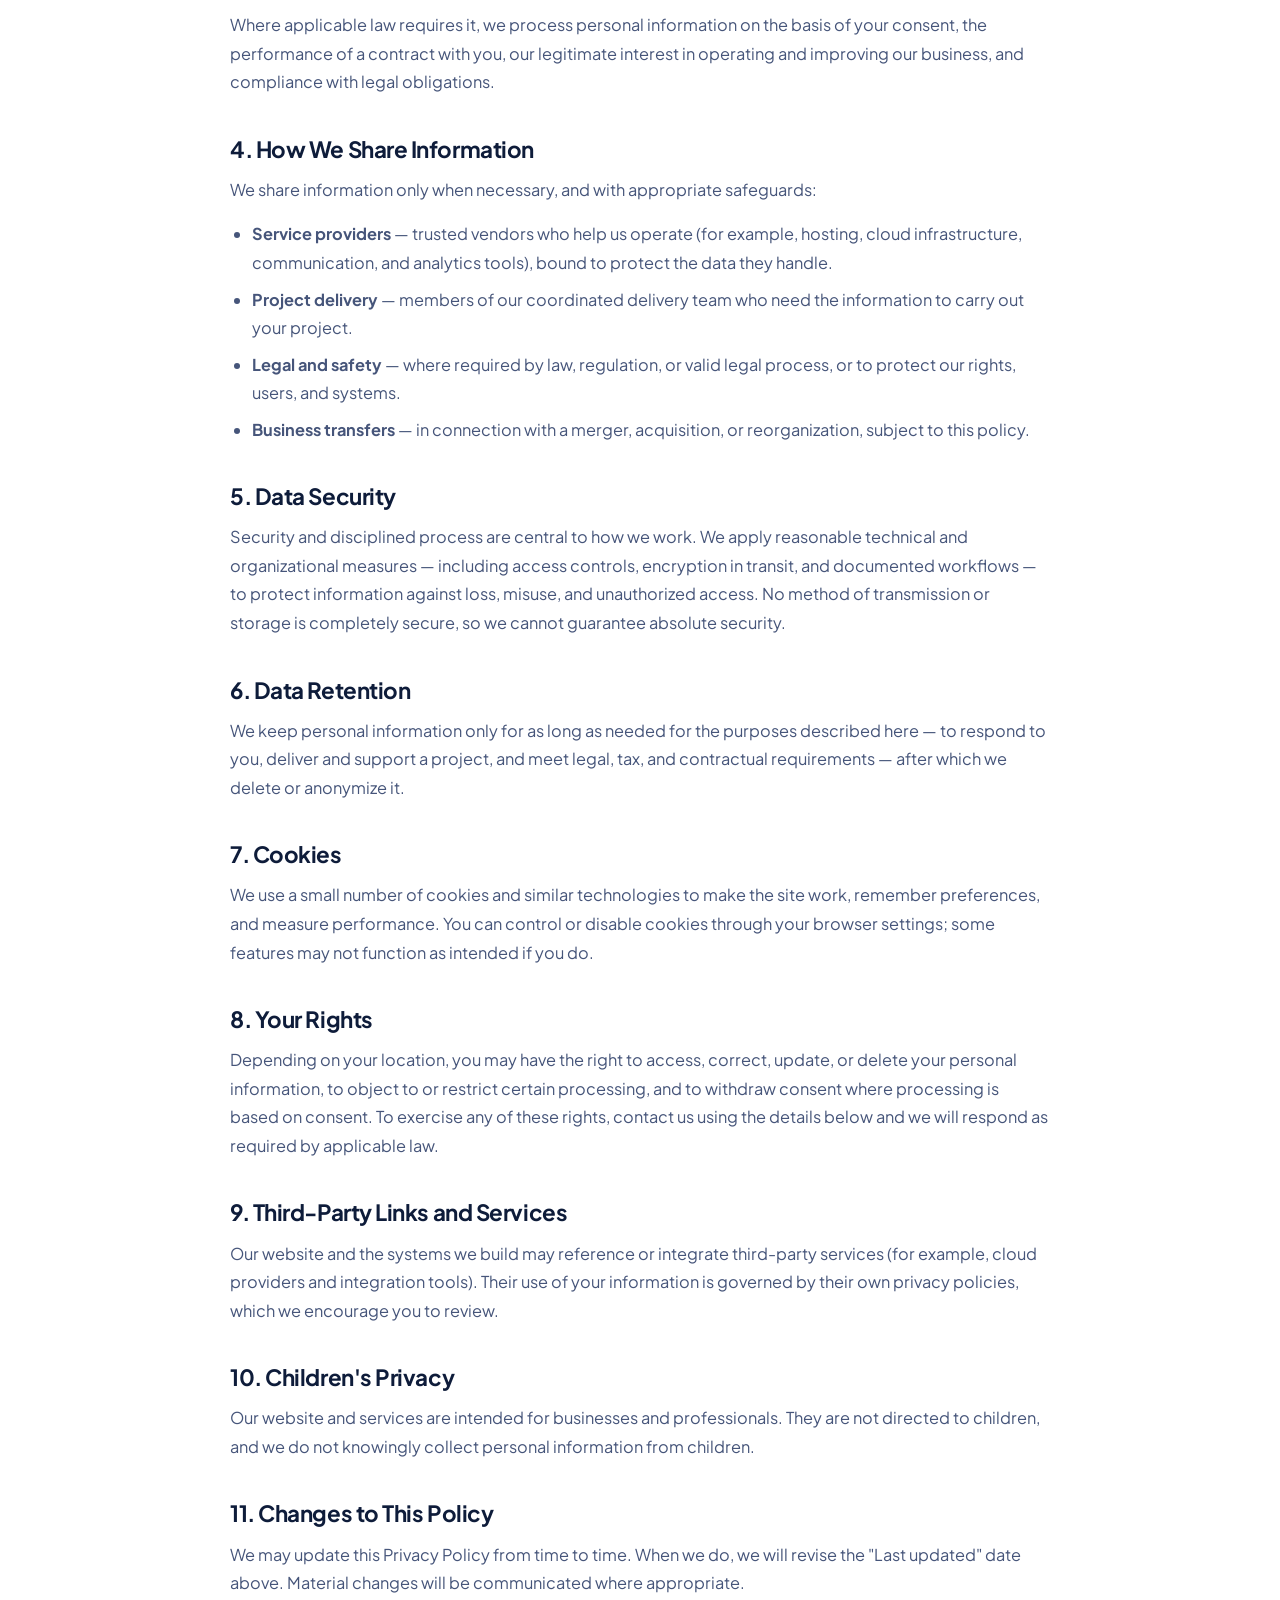
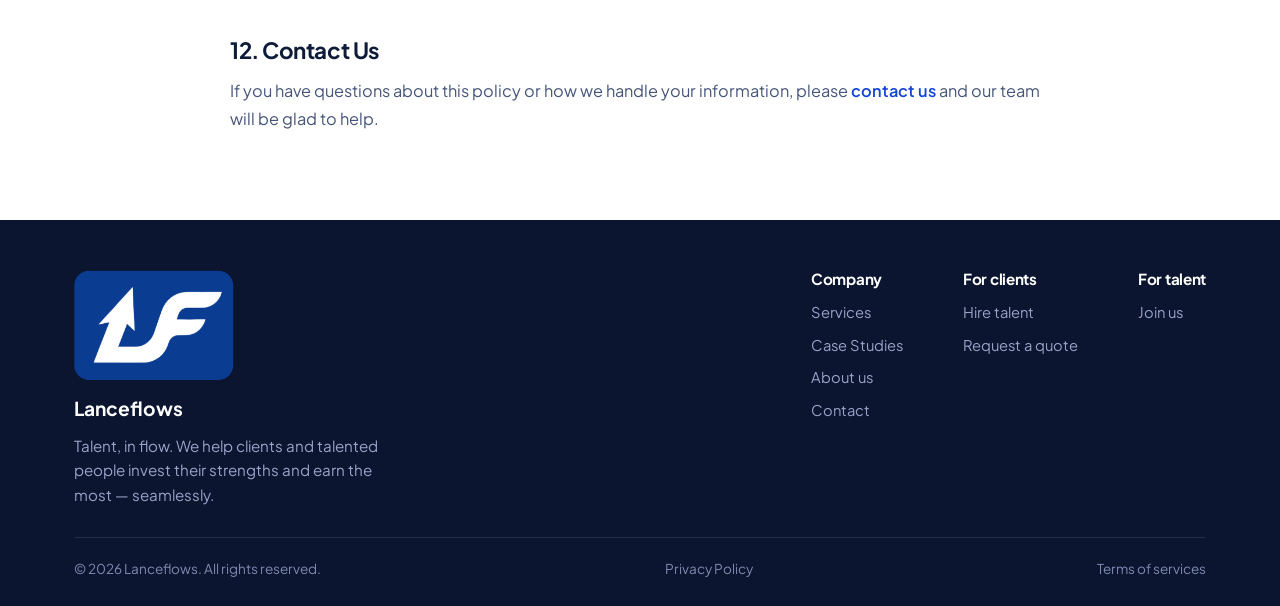
<file: privacy.html>
<!DOCTYPE html>
<html lang="en">
<head>
<meta charset="UTF-8" />
<meta name="viewport" content="width=device-width, initial-scale=1.0" />
<title>Privacy Policy — Lanceflows</title>
<meta name="description" content="How Lanceflows collects, uses, and protects information when you contact us or work with our software engineering and AI delivery team." />
<link rel="icon" type="image/png" href="favicon.png" />
<link rel="apple-touch-icon" href="favicon.png" />
<link rel="preconnect" href="https://fonts.googleapis.com" />
<link rel="preconnect" href="https://fonts.gstatic.com" crossorigin />
<link href="https://fonts.googleapis.com/css2?family=Plus+Jakarta+Sans:wght@400;500;600;700;800&display=swap" rel="stylesheet" />
<link rel="stylesheet" href="style.css" />
</head>
<body>
<script src="verify.js"></script>

<!-- ===================== HEADER ===================== -->
<header>
  <div class="wrap nav">
    <a class="brand" href="index.html">
      <img class="logo-img" src="company_logo.png" alt="" />
      <span class="brand-text">
        <span class="brand-name">Lance<b>flows</b></span>
        <span class="brand-tag">Software Engineering &amp; AI Services</span>
      </span>
    </a>
    <nav class="nav-links">
      <a href="index.html">Overview</a>
      <a href="services.html">Services</a>
      <a href="case-study.html">Case Studies</a>
    </nav>
    <div class="top-actions">
      <a class="btn btn-primary" href="index.html#contact">Contact us</a>
    </div>
  </div>
</header>

<main>

  <!-- ===================== PAGE HERO ===================== -->
  <section class="page-hero">
    <div class="wrap">
      <span class="eyebrow">Legal</span>
      <h1>Privacy Policy</h1>
      <p>We remove uncertainty in how we work — and that includes how we handle your information. This policy explains what we collect, why, and the choices you have.</p>
    </div>
  </section>

  <!-- ===================== CONTENT ===================== -->
  <section class="section">
    <div class="wrap">
      <div class="legal">
        <p class="updated">Last updated: June 5, 2026</p>

        <div class="legal-note">
          Lanceflows ("Lanceflows," "we," "us," or "our") is a senior software engineering and applied&nbsp;AI delivery team. This Privacy Policy describes how we handle information when you visit this website, contact us, request a quote, or engage us to deliver a project.
        </div>

        <h2>1. Information We Collect</h2>
        <p>We aim to collect only what we need to respond to you and deliver work reliably.</p>
        <h3>Information you provide</h3>
        <ul>
          <li><strong>Contact details</strong> — your name, email address, company, and any message you send through our contact form or by email.</li>
          <li><strong>Project information</strong> — details you share about your goals, requirements, scope, timelines, and technical environment so we can plan and deliver the work.</li>
          <li><strong>Communication records</strong> — correspondence, meeting notes, and documented decisions created while we discuss or carry out a project.</li>
        </ul>
        <h3>Information collected automatically</h3>
        <ul>
          <li><strong>Basic usage data</strong> — standard technical information such as browser type, device, approximate region, and pages viewed, used to keep the site secure and understand how it is used.</li>
          <li><strong>Cookies and similar technologies</strong> — limited cookies that help the site function and measure performance. See "Cookies" below.</li>
        </ul>

        <h2>2. How We Use Information</h2>
        <p>We use the information above to:</p>
        <ul>
          <li>Respond to your enquiries, requests for a quote, and support questions.</li>
          <li>Plan, scope, and deliver engineering, AI, automation, and cloud work, including architecture, milestones, and documentation.</li>
          <li>Communicate clearly about progress, risks, decisions, and delivery.</li>
          <li>Operate, secure, and improve our website and services.</li>
          <li>Meet legal, accounting, and contractual obligations.</li>
        </ul>
        <p>We do not sell your personal information, and we do not use it for unrelated advertising.</p>

        <h2>3. Legal Bases for Processing</h2>
        <p>Where applicable law requires it, we process personal information on the basis of your consent, the performance of a contract with you, our legitimate interest in operating and improving our business, and compliance with legal obligations.</p>

        <h2>4. How We Share Information</h2>
        <p>We share information only when necessary, and with appropriate safeguards:</p>
        <ul>
          <li><strong>Service providers</strong> — trusted vendors who help us operate (for example, hosting, cloud infrastructure, communication, and analytics tools), bound to protect the data they handle.</li>
          <li><strong>Project delivery</strong> — members of our coordinated delivery team who need the information to carry out your project.</li>
          <li><strong>Legal and safety</strong> — where required by law, regulation, or valid legal process, or to protect our rights, users, and systems.</li>
          <li><strong>Business transfers</strong> — in connection with a merger, acquisition, or reorganization, subject to this policy.</li>
        </ul>

        <h2>5. Data Security</h2>
        <p>Security and disciplined process are central to how we work. We apply reasonable technical and organizational measures — including access controls, encryption in transit, and documented workflows — to protect information against loss, misuse, and unauthorized access. No method of transmission or storage is completely secure, so we cannot guarantee absolute security.</p>

        <h2>6. Data Retention</h2>
        <p>We keep personal information only for as long as needed for the purposes described here — to respond to you, deliver and support a project, and meet legal, tax, and contractual requirements — after which we delete or anonymize it.</p>

        <h2>7. Cookies</h2>
        <p>We use a small number of cookies and similar technologies to make the site work, remember preferences, and measure performance. You can control or disable cookies through your browser settings; some features may not function as intended if you do.</p>

        <h2>8. Your Rights</h2>
        <p>Depending on your location, you may have the right to access, correct, update, or delete your personal information, to object to or restrict certain processing, and to withdraw consent where processing is based on consent. To exercise any of these rights, contact us using the details below and we will respond as required by applicable law.</p>

        <h2>9. Third-Party Links and Services</h2>
        <p>Our website and the systems we build may reference or integrate third-party services (for example, cloud providers and integration tools). Their use of your information is governed by their own privacy policies, which we encourage you to review.</p>

        <h2>10. Children's Privacy</h2>
        <p>Our website and services are intended for businesses and professionals. They are not directed to children, and we do not knowingly collect personal information from children.</p>

        <h2>11. Changes to This Policy</h2>
        <p>We may update this Privacy Policy from time to time. When we do, we will revise the "Last updated" date above. Material changes will be communicated where appropriate.</p>

        <h2>12. Contact Us</h2>
        <p>If you have questions about this policy or how we handle your information, please <a href="index.html#contact">contact us</a> and our team will be glad to help.</p>
      </div>
    </div>
  </section>

</main>

<!-- ===================== FOOTER ===================== -->
<footer>
  <div class="wrap">
    <div class="foot-top">
      <div class="foot-brand">
        <img src="favicon.png" alt="Lanceflows" width="549" height="383" style="width:160px;height:111.6px;display:block;border-radius:12px;margin-bottom:12px" />
        <strong style="color:#fff;font-size:1.2rem">Lanceflows</strong>
        <p>Talent, in flow. We help clients and talented people invest their strengths and earn the most — seamlessly.</p>
      </div>
      <div class="foot-cols">
        <div class="foot-col"><h2>Company</h2><a href="services.html">Services</a><a href="case-study.html">Case Studies</a><a href="index.html#about">About us</a><a href="index.html#contact">Contact</a></div>
        <div class="foot-col"><h2>For clients</h2><a href="index.html#why">Hire talent</a><a href="index.html#contact">Request a quote</a></div>
        <div class="foot-col"><h2>For talent</h2><a href="index.html#why">Join us</a></div>
      </div>
    </div>
    <div class="foot-bottom">
      <span>© 2026 Lanceflows. All rights reserved.</span>
      <a href="privacy.html">Privacy Policy</a>
      <a href="terms.html">Terms of services</a>
    </div>
  </div>
</footer>

<script src="nav.js"></script>
</body>
</html>
</file>
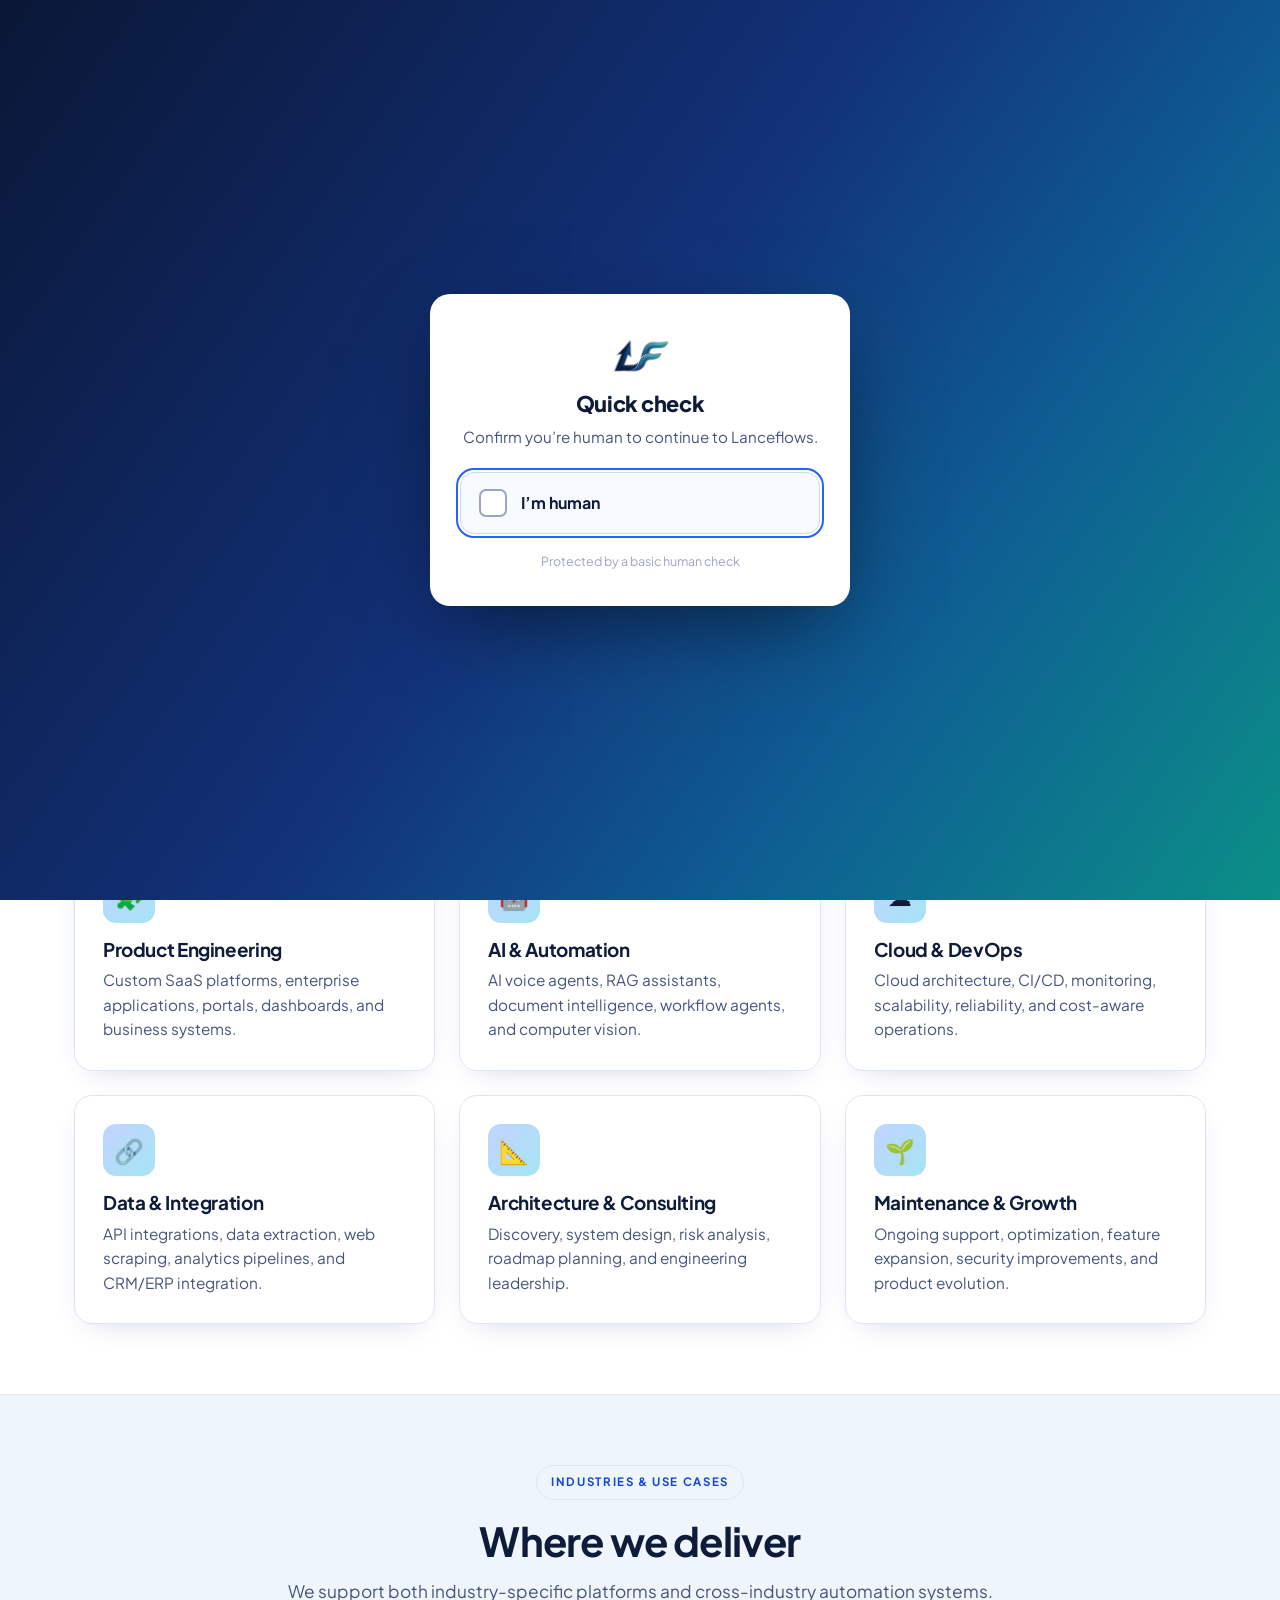
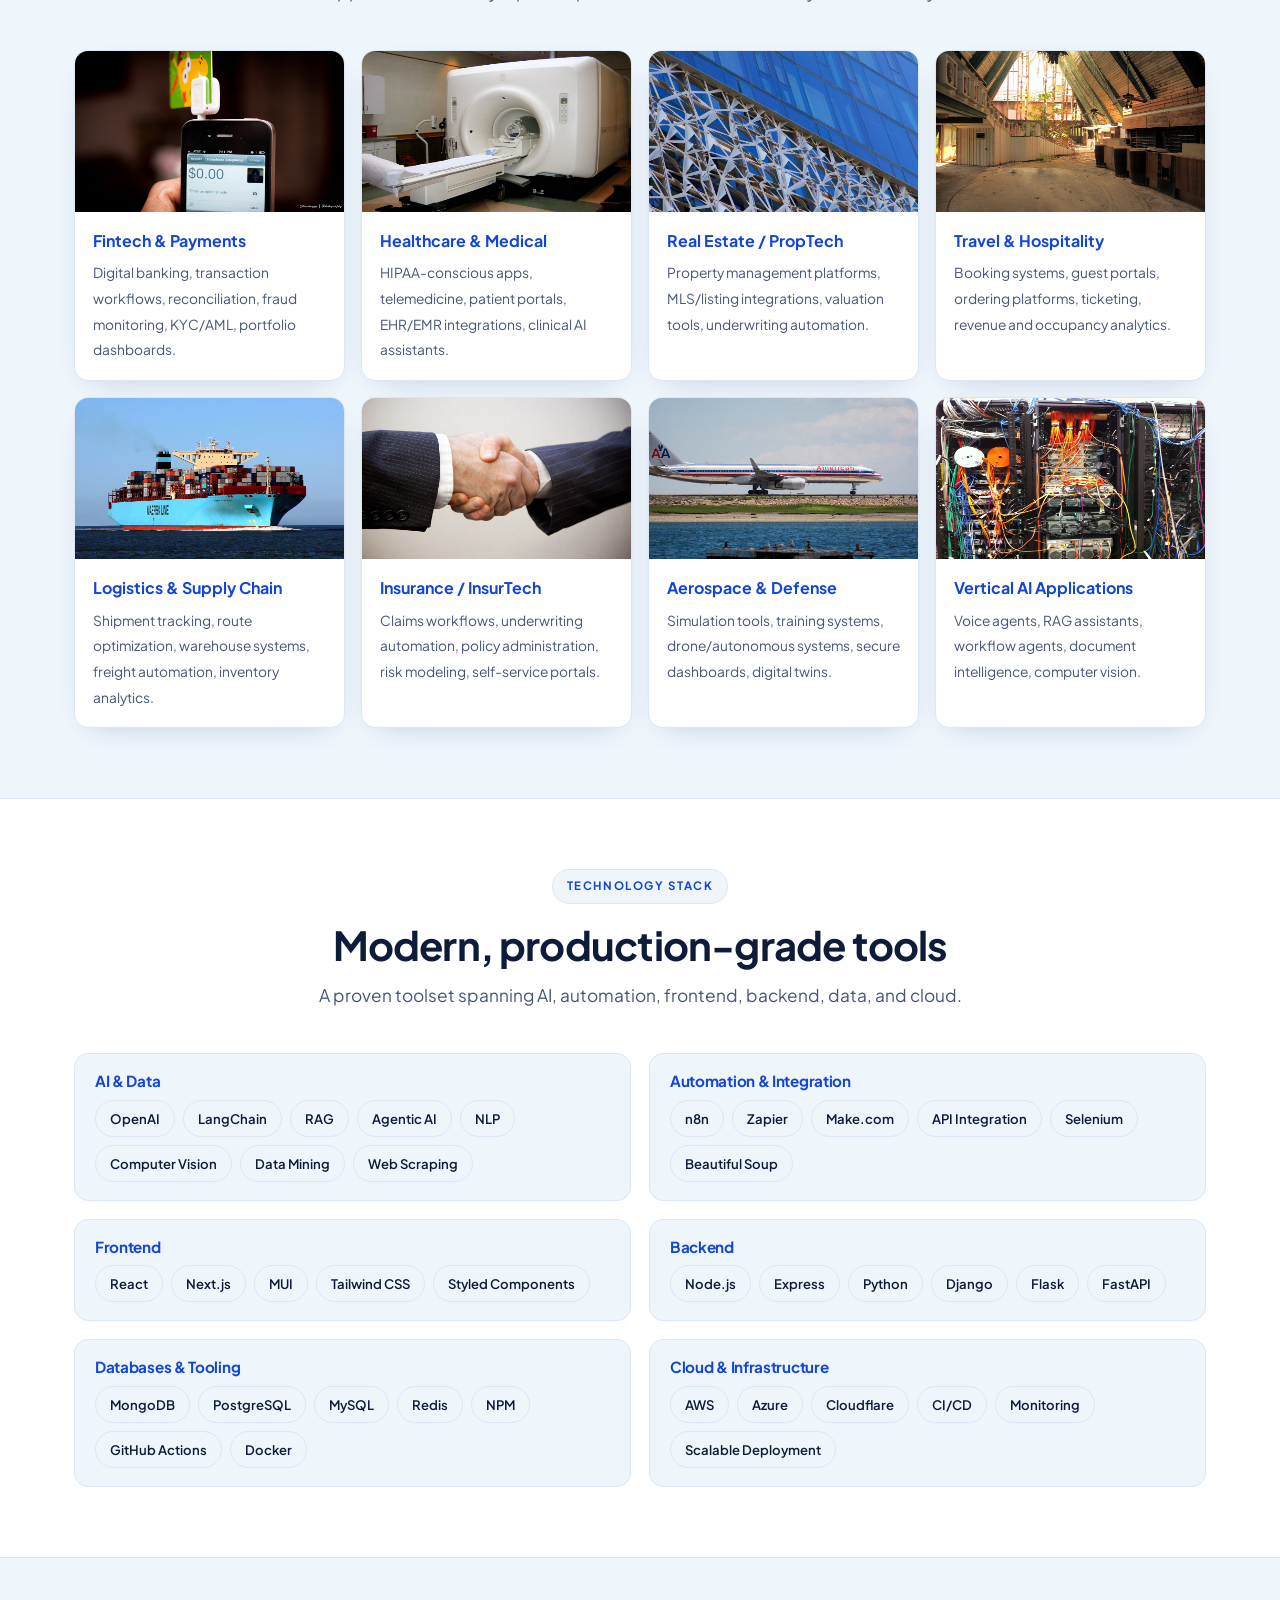
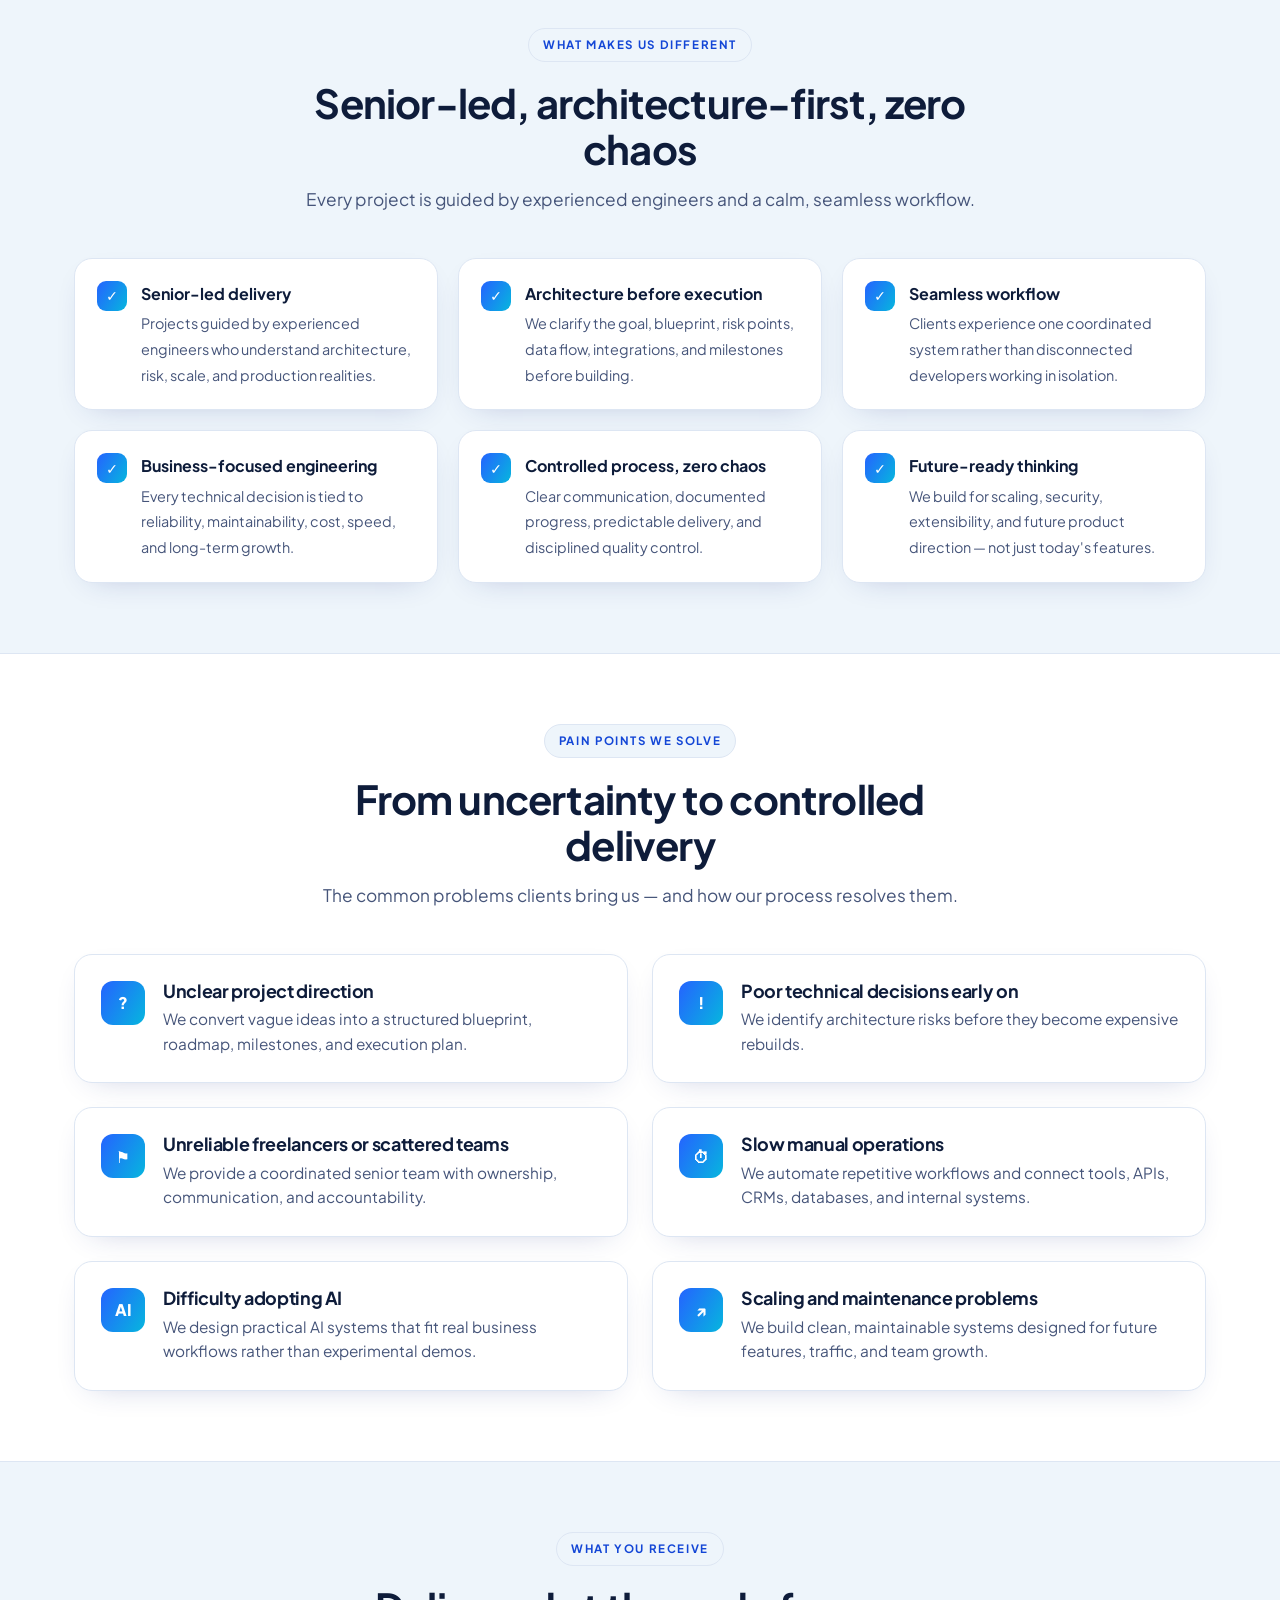
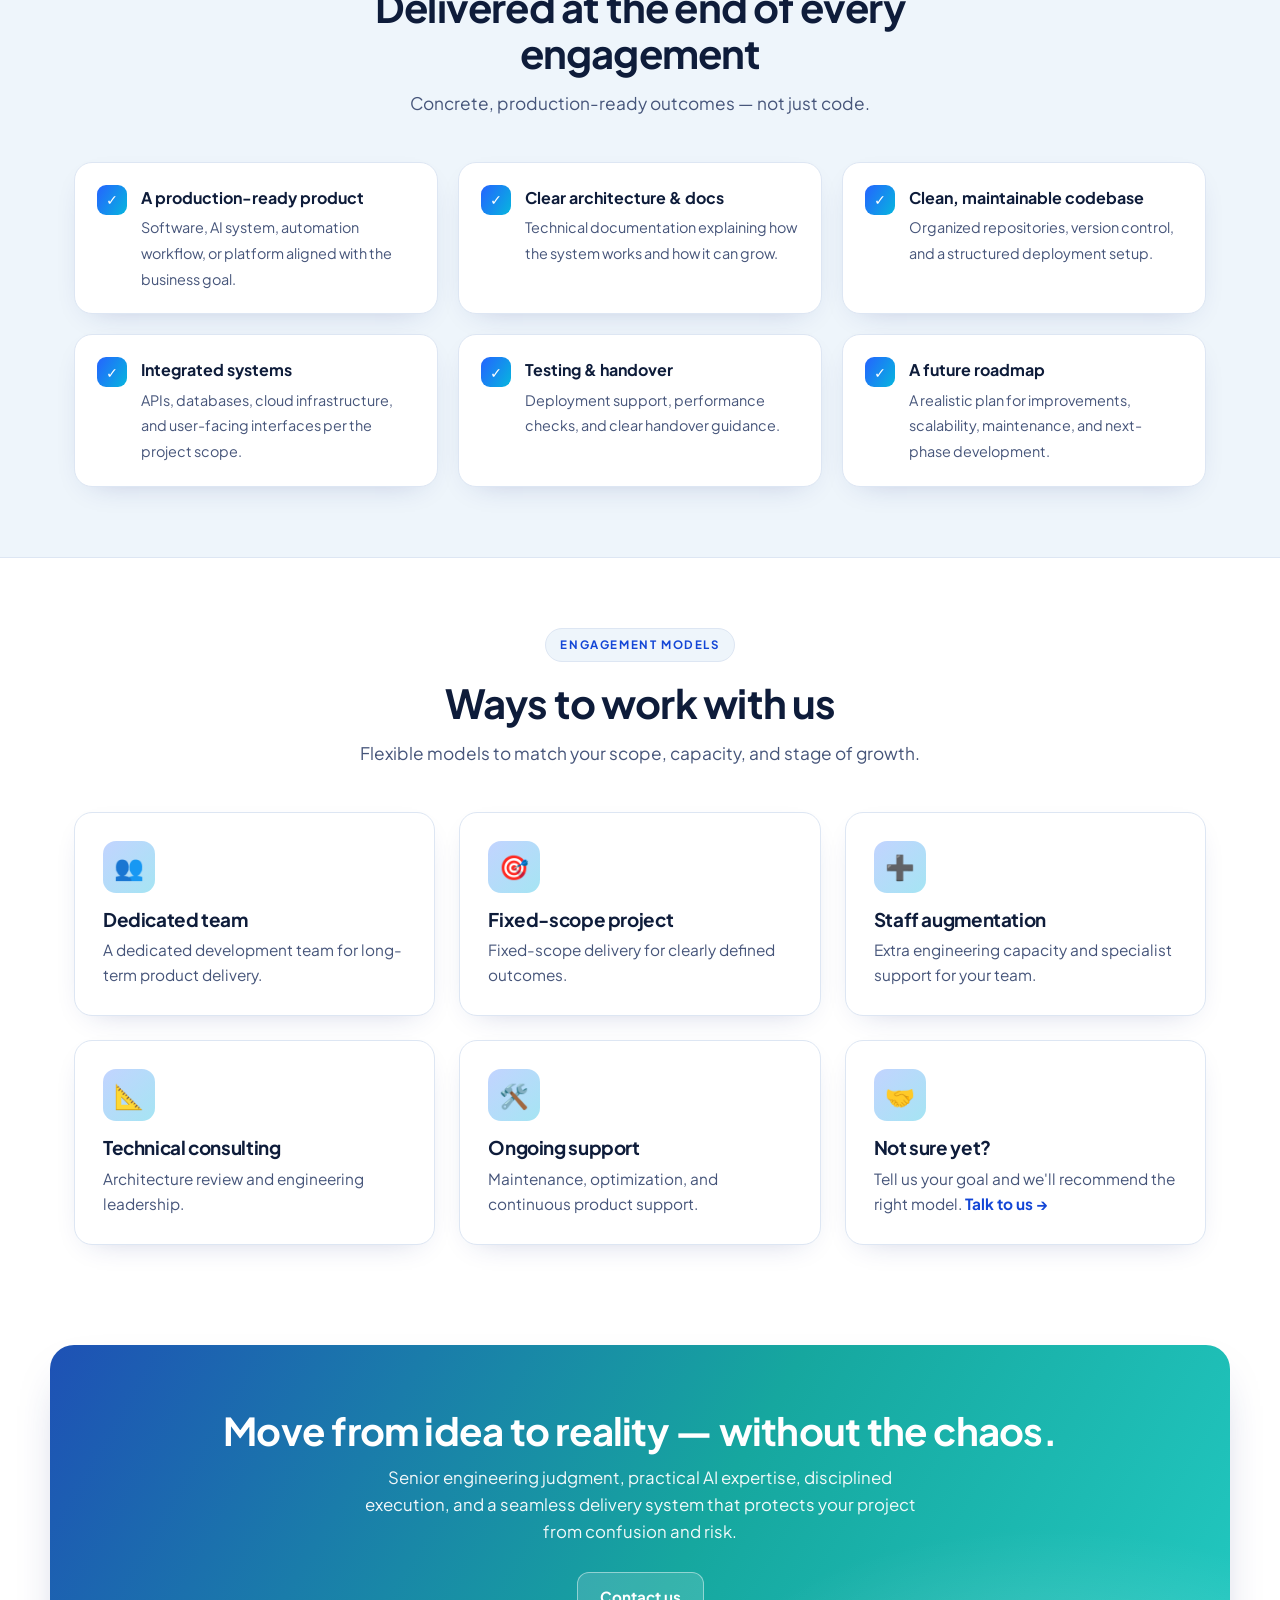
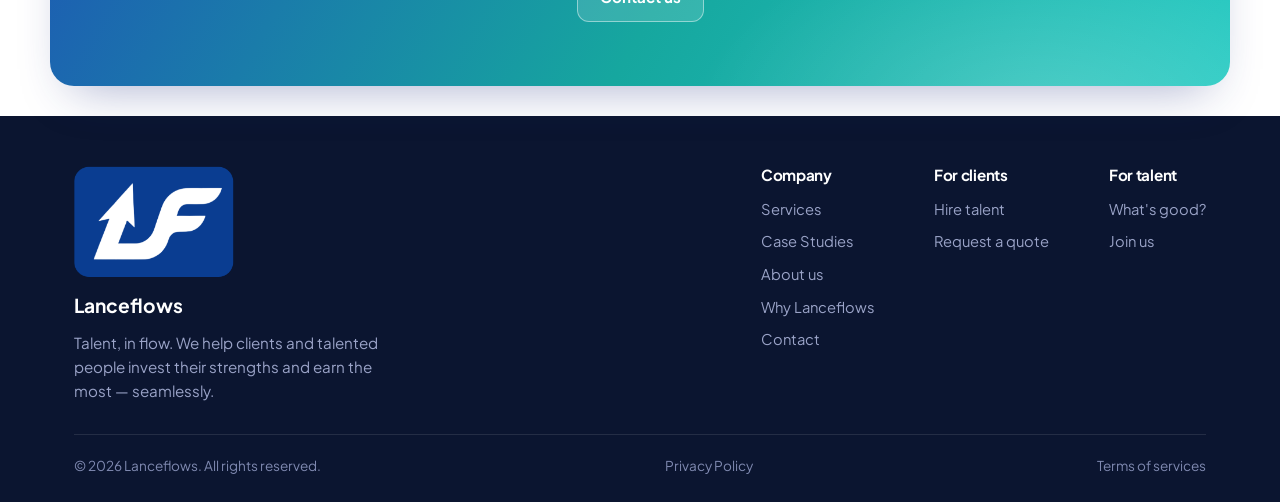
<file: services.html>
<!DOCTYPE html>
<html lang="en">
<head>
<meta charset="UTF-8" />
<meta name="viewport" content="width=device-width, initial-scale=1.0" />
<title>Services — Lanceflows | Software Engineering &amp; AI</title>
<meta name="description" content="Lanceflows software engineering and applied AI services — product engineering, AI & automation, cloud, data integration, architecture consulting, and ongoing growth." />
<link rel="icon" type="image/png" href="favicon.png" />
<link rel="apple-touch-icon" href="favicon.png" />
<link rel="preconnect" href="https://fonts.googleapis.com" />
<link rel="preconnect" href="https://fonts.gstatic.com" crossorigin />
<link href="https://fonts.googleapis.com/css2?family=Plus+Jakarta+Sans:wght@400;500;600;700;800&display=swap" rel="stylesheet" />
<link rel="stylesheet" href="style.css" />
</head>
<body>
<script src="verify.js"></script>

<!-- ===================== HEADER ===================== -->
<header>
  <div class="wrap nav">
    <a class="brand" href="index.html">
      <img class="logo-img" src="company_logo.png" alt="" />
      <span class="brand-text">
        <span class="brand-name">Lance<b>flows</b></span>
        <span class="brand-tag">Software Engineering &amp; AI Services</span>
      </span>
    </a>
    <nav class="nav-links">
      <a href="index.html">Overview</a>
      <a href="services.html" class="active">Services</a>
      <a href="case-study.html">Case Studies</a>
    </nav>
    <div class="top-actions" id="top-actions">
      <a class="btn btn-primary" href="index.html#contact">Contact us</a>
    </div>
  </div>
</header>

<main>

  <!-- ===================== PAGE HERO ===================== -->
  <section class="page-hero">
    <div class="wrap">
      <span class="eyebrow">Software Engineering &amp; AI Services</span>
      <h1>From idea to stable, scalable reality.</h1>
      <p>A senior software engineering and applied AI team that turns client ideas into reliable products — through clear architecture, disciplined execution, transparent milestones, and long-term scalability planning.</p>
    </div>
  </section>

  <!-- ===================== WHAT WE PROVIDE ===================== -->
  <section class="section">
    <div class="wrap">
      <div class="section-head center">
        <span class="eyebrow">What we provide</span>
        <h2>Full-service delivery, one coordinated system</h2>
        <p>Six core capability areas that cover the full lifecycle — from discovery and design to delivery, maintenance, and growth.</p>
      </div>
      <div class="service-grid">
        <div class="service-card">
          <div class="ic">🧩</div>
          <h3>Product Engineering</h3>
          <p>Custom SaaS platforms, enterprise applications, portals, dashboards, and business systems.</p>
        </div>
        <div class="service-card">
          <div class="ic">🤖</div>
          <h3>AI &amp; Automation</h3>
          <p>AI voice agents, RAG assistants, document intelligence, workflow agents, and computer vision.</p>
        </div>
        <div class="service-card">
          <div class="ic">☁️</div>
          <h3>Cloud &amp; DevOps</h3>
          <p>Cloud architecture, CI/CD, monitoring, scalability, reliability, and cost-aware operations.</p>
        </div>
        <div class="service-card">
          <div class="ic">🔗</div>
          <h3>Data &amp; Integration</h3>
          <p>API integrations, data extraction, web scraping, analytics pipelines, and CRM/ERP integration.</p>
        </div>
        <div class="service-card">
          <div class="ic">📐</div>
          <h3>Architecture &amp; Consulting</h3>
          <p>Discovery, system design, risk analysis, roadmap planning, and engineering leadership.</p>
        </div>
        <div class="service-card">
          <div class="ic">🌱</div>
          <h3>Maintenance &amp; Growth</h3>
          <p>Ongoing support, optimization, feature expansion, security improvements, and product evolution.</p>
        </div>
      </div>
    </div>
  </section>

  <!-- ===================== INDUSTRIES ===================== -->
  <section class="section alt">
    <div class="wrap">
      <div class="section-head center">
        <span class="eyebrow">Industries &amp; use cases</span>
        <h2>Where we deliver</h2>
        <p>We support both industry-specific platforms and cross-industry automation systems.</p>
      </div>
      <div class="industry-grid">
        <div class="industry"><img class="industry-img" src="img/industry-fintech.jpg" alt="Fintech &amp; Payments" /><div class="industry-body"><b>Fintech &amp; Payments</b><span>Digital banking, transaction workflows, reconciliation, fraud monitoring, KYC/AML, portfolio dashboards.</span></div></div>
        <div class="industry"><img class="industry-img" src="img/industry-healthcare.jpg" alt="Healthcare &amp; Medical" /><div class="industry-body"><b>Healthcare &amp; Medical</b><span>HIPAA-conscious apps, telemedicine, patient portals, EHR/EMR integrations, clinical AI assistants.</span></div></div>
        <div class="industry"><img class="industry-img" src="img/industry-realestate.jpg" alt="Real Estate / PropTech" /><div class="industry-body"><b>Real Estate / PropTech</b><span>Property management platforms, MLS/listing integrations, valuation tools, underwriting automation.</span></div></div>
        <div class="industry"><img class="industry-img" src="img/industry-travel.jpg" alt="Travel &amp; Hospitality" /><div class="industry-body"><b>Travel &amp; Hospitality</b><span>Booking systems, guest portals, ordering platforms, ticketing, revenue and occupancy analytics.</span></div></div>
        <div class="industry"><img class="industry-img" src="img/industry-logistics.jpg" alt="Logistics &amp; Supply Chain" /><div class="industry-body"><b>Logistics &amp; Supply Chain</b><span>Shipment tracking, route optimization, warehouse systems, freight automation, inventory analytics.</span></div></div>
        <div class="industry"><img class="industry-img" src="img/industry-insurance.jpg" alt="Insurance / InsurTech" /><div class="industry-body"><b>Insurance / InsurTech</b><span>Claims workflows, underwriting automation, policy administration, risk modeling, self-service portals.</span></div></div>
        <div class="industry"><img class="industry-img" src="img/industry-aerospace.jpg" alt="Aerospace &amp; Defense" /><div class="industry-body"><b>Aerospace &amp; Defense</b><span>Simulation tools, training systems, drone/autonomous systems, secure dashboards, digital twins.</span></div></div>
        <div class="industry"><img class="industry-img" src="img/industry-ai.jpg" alt="Vertical AI Applications" /><div class="industry-body"><b>Vertical AI Applications</b><span>Voice agents, RAG assistants, workflow agents, document intelligence, computer vision.</span></div></div>
      </div>
    </div>
  </section>

  <!-- ===================== TECH STACK ===================== -->
  <section class="section">
    <div class="wrap">
      <div class="section-head center">
        <span class="eyebrow">Technology stack</span>
        <h2>Modern, production-grade tools</h2>
        <p>A proven toolset spanning AI, automation, frontend, backend, data, and cloud.</p>
      </div>
      <div class="tech-stack">
        <div class="tech-row"><h2>AI &amp; Data</h2><div class="pill-wrap"><span class="pill">OpenAI</span><span class="pill">LangChain</span><span class="pill">RAG</span><span class="pill">Agentic AI</span><span class="pill">NLP</span><span class="pill">Computer Vision</span><span class="pill">Data Mining</span><span class="pill">Web Scraping</span></div></div>
        <div class="tech-row"><h2>Automation &amp; Integration</h2><div class="pill-wrap"><span class="pill">n8n</span><span class="pill">Zapier</span><span class="pill">Make.com</span><span class="pill">API Integration</span><span class="pill">Selenium</span><span class="pill">Beautiful Soup</span></div></div>
        <div class="tech-row"><h2>Frontend</h2><div class="pill-wrap"><span class="pill">React</span><span class="pill">Next.js</span><span class="pill">MUI</span><span class="pill">Tailwind CSS</span><span class="pill">Styled Components</span></div></div>
        <div class="tech-row"><h2>Backend</h2><div class="pill-wrap"><span class="pill">Node.js</span><span class="pill">Express</span><span class="pill">Python</span><span class="pill">Django</span><span class="pill">Flask</span><span class="pill">FastAPI</span></div></div>
        <div class="tech-row"><h2>Databases &amp; Tooling</h2><div class="pill-wrap"><span class="pill">MongoDB</span><span class="pill">PostgreSQL</span><span class="pill">MySQL</span><span class="pill">Redis</span><span class="pill">NPM</span><span class="pill">GitHub Actions</span><span class="pill">Docker</span></div></div>
        <div class="tech-row"><h2>Cloud &amp; Infrastructure</h2><div class="pill-wrap"><span class="pill">AWS</span><span class="pill">Azure</span><span class="pill">Cloudflare</span><span class="pill">CI/CD</span><span class="pill">Monitoring</span><span class="pill">Scalable Deployment</span></div></div>
      </div>
    </div>
  </section>

  <!-- ===================== WHAT MAKES US DIFFERENT ===================== -->
  <section class="section alt">
    <div class="wrap">
      <div class="section-head center">
        <span class="eyebrow">What makes us different</span>
        <h2>Senior-led, architecture-first, zero chaos</h2>
        <p>Every project is guided by experienced engineers and a calm, seamless workflow.</p>
      </div>
      <div class="diff-grid">
        <div class="diff"><span class="check">✓</span><div><b>Senior-led delivery</b><span>Projects guided by experienced engineers who understand architecture, risk, scale, and production realities.</span></div></div>
        <div class="diff"><span class="check">✓</span><div><b>Architecture before execution</b><span>We clarify the goal, blueprint, risk points, data flow, integrations, and milestones before building.</span></div></div>
        <div class="diff"><span class="check">✓</span><div><b>Seamless workflow</b><span>Clients experience one coordinated system rather than disconnected developers working in isolation.</span></div></div>
        <div class="diff"><span class="check">✓</span><div><b>Business-focused engineering</b><span>Every technical decision is tied to reliability, maintainability, cost, speed, and long-term growth.</span></div></div>
        <div class="diff"><span class="check">✓</span><div><b>Controlled process, zero chaos</b><span>Clear communication, documented progress, predictable delivery, and disciplined quality control.</span></div></div>
        <div class="diff"><span class="check">✓</span><div><b>Future-ready thinking</b><span>We build for scaling, security, extensibility, and future product direction — not just today's features.</span></div></div>
      </div>
    </div>
  </section>

  <!-- ===================== PAIN POINTS WE SOLVE ===================== -->
  <section class="section">
    <div class="wrap">
      <div class="section-head center">
        <span class="eyebrow">Pain points we solve</span>
        <h2>From uncertainty to controlled delivery</h2>
        <p>The common problems clients bring us — and how our process resolves them.</p>
      </div>
      <div class="why-grid why-grid--static">
        <div class="why-card"><div class="num">?</div><div><h3>Unclear project direction</h3><p>We convert vague ideas into a structured blueprint, roadmap, milestones, and execution plan.</p></div></div>
        <div class="why-card"><div class="num">!</div><div><h3>Poor technical decisions early on</h3><p>We identify architecture risks before they become expensive rebuilds.</p></div></div>
        <div class="why-card"><div class="num">⚑</div><div><h3>Unreliable freelancers or scattered teams</h3><p>We provide a coordinated senior team with ownership, communication, and accountability.</p></div></div>
        <div class="why-card"><div class="num">⏱</div><div><h3>Slow manual operations</h3><p>We automate repetitive workflows and connect tools, APIs, CRMs, databases, and internal systems.</p></div></div>
        <div class="why-card"><div class="num">AI</div><div><h3>Difficulty adopting AI</h3><p>We design practical AI systems that fit real business workflows rather than experimental demos.</p></div></div>
        <div class="why-card"><div class="num">↗</div><div><h3>Scaling and maintenance problems</h3><p>We build clean, maintainable systems designed for future features, traffic, and team growth.</p></div></div>
      </div>
    </div>
  </section>

  <!-- ===================== WHAT CLIENTS RECEIVE ===================== -->
  <section class="section alt">
    <div class="wrap">
      <div class="section-head center">
        <span class="eyebrow">What you receive</span>
        <h2>Delivered at the end of every engagement</h2>
        <p>Concrete, production-ready outcomes — not just code.</p>
      </div>
      <div class="diff-grid">
        <div class="diff"><span class="check">✓</span><div><b>A production-ready product</b><span>Software, AI system, automation workflow, or platform aligned with the business goal.</span></div></div>
        <div class="diff"><span class="check">✓</span><div><b>Clear architecture &amp; docs</b><span>Technical documentation explaining how the system works and how it can grow.</span></div></div>
        <div class="diff"><span class="check">✓</span><div><b>Clean, maintainable codebase</b><span>Organized repositories, version control, and a structured deployment setup.</span></div></div>
        <div class="diff"><span class="check">✓</span><div><b>Integrated systems</b><span>APIs, databases, cloud infrastructure, and user-facing interfaces per the project scope.</span></div></div>
        <div class="diff"><span class="check">✓</span><div><b>Testing &amp; handover</b><span>Deployment support, performance checks, and clear handover guidance.</span></div></div>
        <div class="diff"><span class="check">✓</span><div><b>A future roadmap</b><span>A realistic plan for improvements, scalability, maintenance, and next-phase development.</span></div></div>
      </div>
    </div>
  </section>

  <!-- ===================== ENGAGEMENT MODELS ===================== -->
  <section class="section">
    <div class="wrap">
      <div class="section-head center">
        <span class="eyebrow">Engagement models</span>
        <h2>Ways to work with us</h2>
        <p>Flexible models to match your scope, capacity, and stage of growth.</p>
      </div>
      <div class="service-grid">
        <div class="service-card"><div class="ic">👥</div><h3>Dedicated team</h3><p>A dedicated development team for long-term product delivery.</p></div>
        <div class="service-card"><div class="ic">🎯</div><h3>Fixed-scope project</h3><p>Fixed-scope delivery for clearly defined outcomes.</p></div>
        <div class="service-card"><div class="ic">➕</div><h3>Staff augmentation</h3><p>Extra engineering capacity and specialist support for your team.</p></div>
        <div class="service-card"><div class="ic">📐</div><h3>Technical consulting</h3><p>Architecture review and engineering leadership.</p></div>
        <div class="service-card"><div class="ic">🛠️</div><h3>Ongoing support</h3><p>Maintenance, optimization, and continuous product support.</p></div>
        <div class="service-card"><div class="ic">🤝</div><h3>Not sure yet?</h3><p>Tell us your goal and we'll recommend the right model. <a href="index.html#contact" style="color:var(--brand);font-weight:700">Talk to us →</a></p></div>
      </div>
    </div>
  </section>

  <!-- ===================== CTA ===================== -->
  <section>
    <div class="cta">
      <h2>Move from idea to reality — without the chaos.</h2>
      <p>Senior engineering judgment, practical AI expertise, disciplined execution, and a seamless delivery system that protects your project from confusion and risk.</p>
      <a class="btn btn-ghost" href="index.html#contact">Contact us</a>
    </div>
  </section>

</main>

<!-- ===================== FOOTER ===================== -->
<footer>
  <div class="wrap">
    <div class="foot-top">
      <div class="foot-brand">
        <img src="favicon.png" alt="Lanceflows" width="549" height="383" style="width:160px;height:111.6px;display:block;border-radius:12px;margin-bottom:12px" />
        <strong style="color:#fff;font-size:1.2rem">Lanceflows</strong>
        <p>Talent, in flow. We help clients and talented people invest their strengths and earn the most — seamlessly.</p>
      </div>
      <div class="foot-cols">
        <div class="foot-col"><h2>Company</h2><a href="services.html">Services</a><a href="case-study.html">Case Studies</a><a href="index.html#about">About us</a><a href="index.html#why">Why Lanceflows</a><a href="index.html#contact">Contact</a></div>
        <div class="foot-col"><h2>For clients</h2><a href="index.html#why-clients">Hire talent</a><a href="index.html#contact">Request a quote</a></div>
        <div class="foot-col"><h2>For talent</h2><a href="index.html#why-talent">What's good?</a><a href="index.html#contact">Join us</a></div>
      </div>
    </div>
    <div class="foot-bottom">
      <span>© 2026 Lanceflows. All rights reserved.</span>
      <a href="privacy.html">Privacy Policy</a>
      <a href="terms.html">Terms of services</a>
    </div>
  </div>
</footer>

<script src="nav.js"></script>
</body>
</html>
</file>
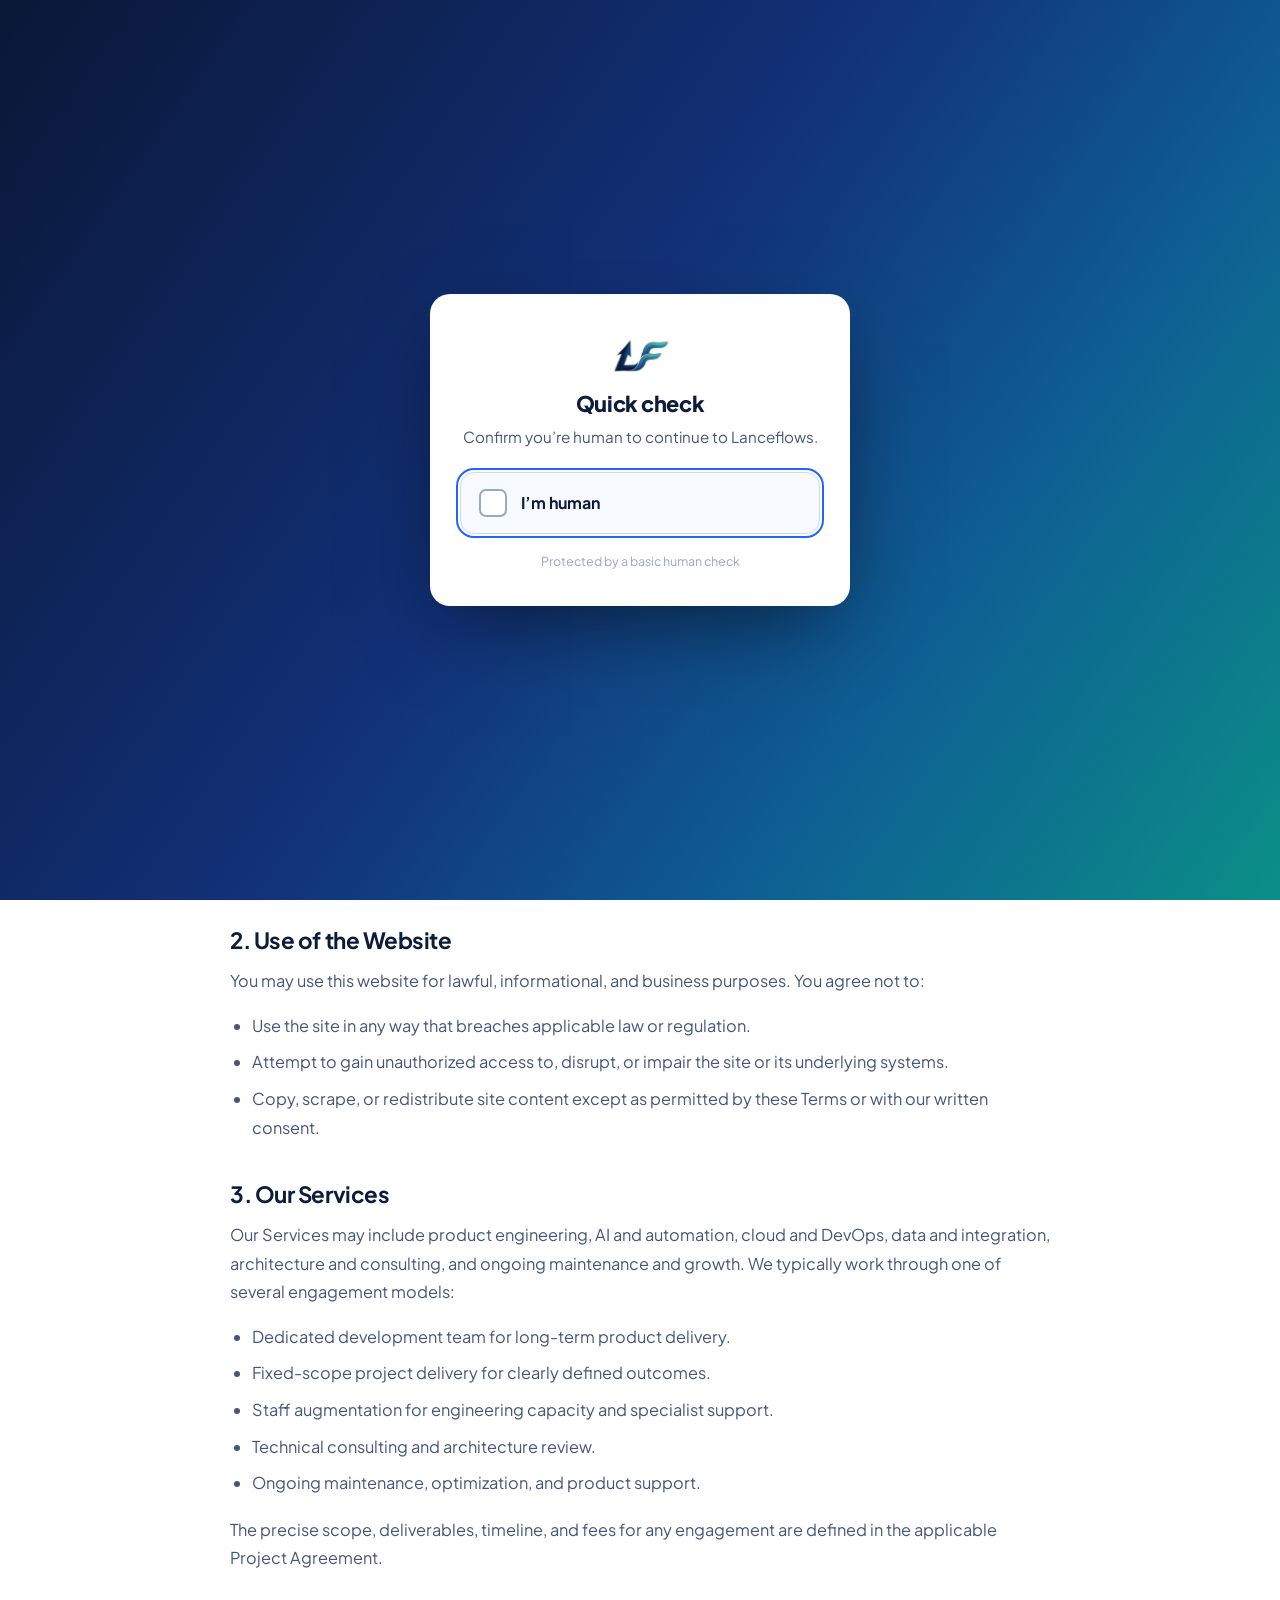
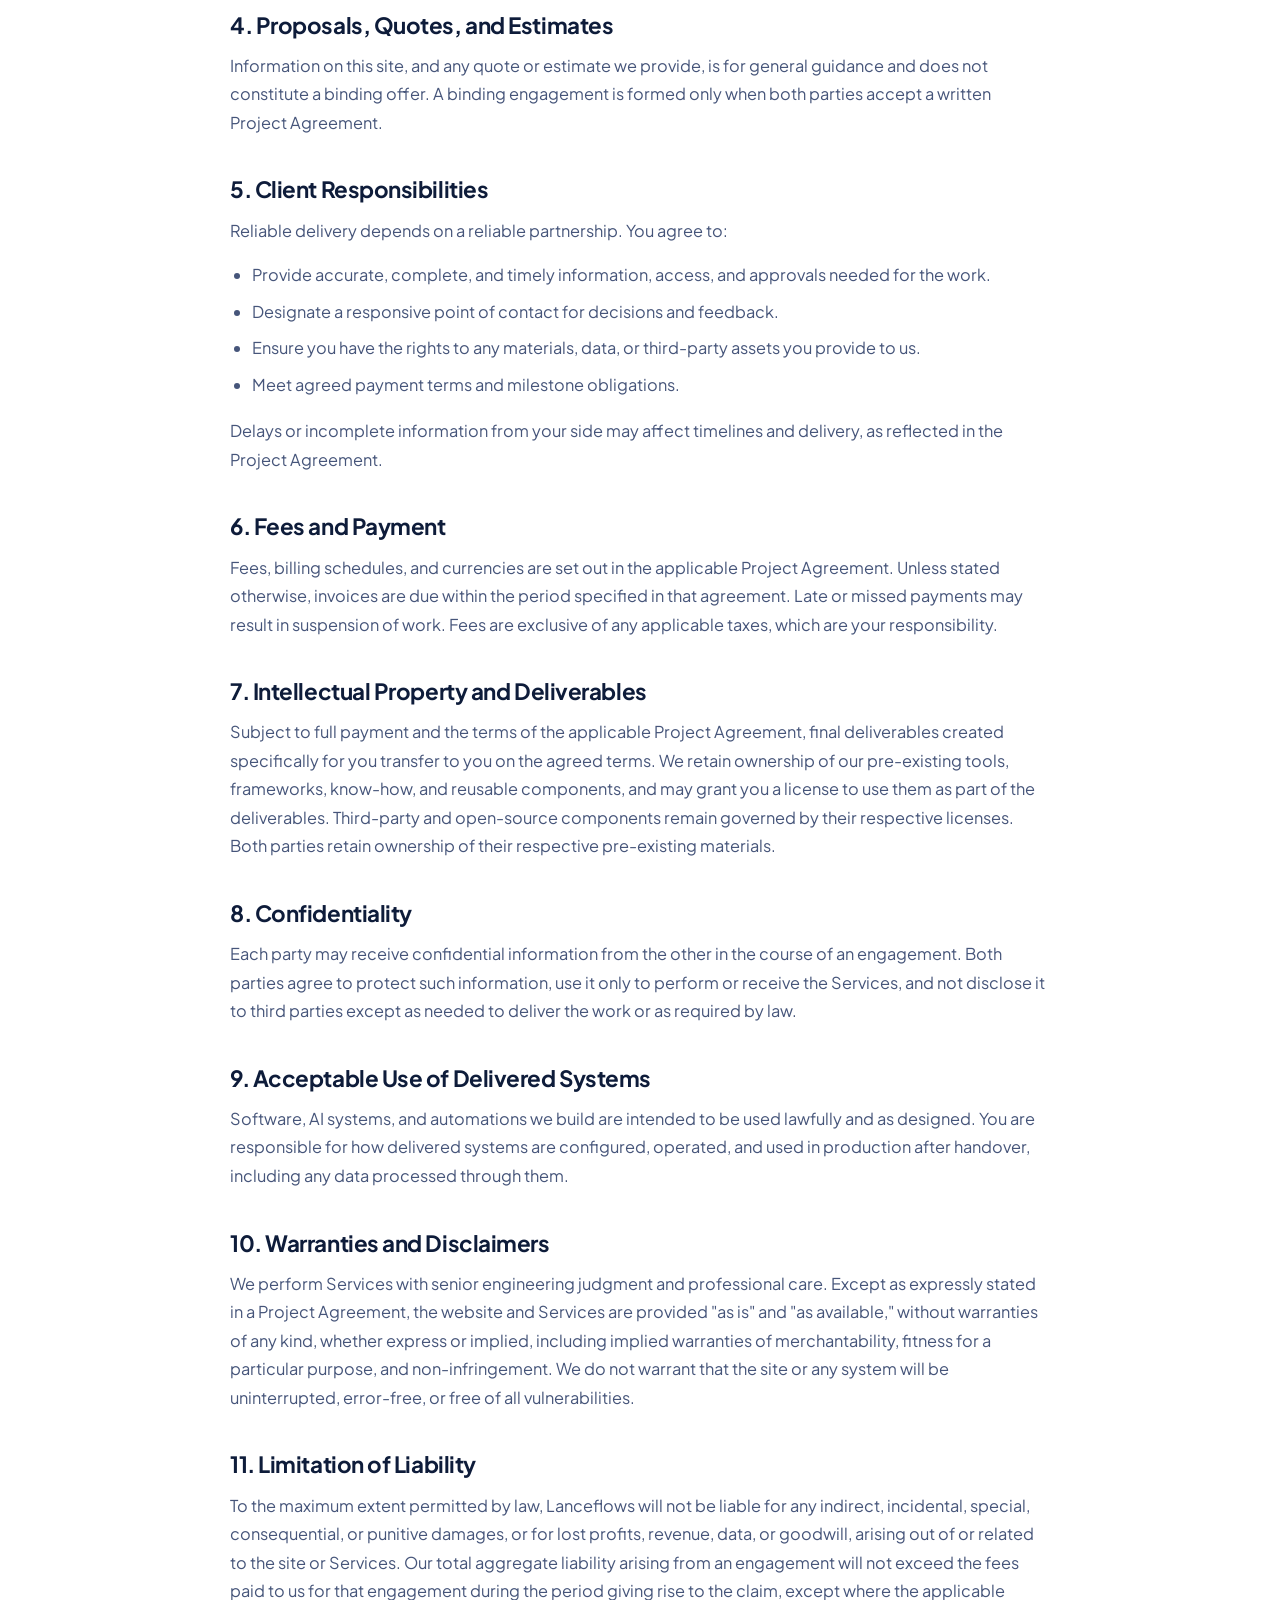
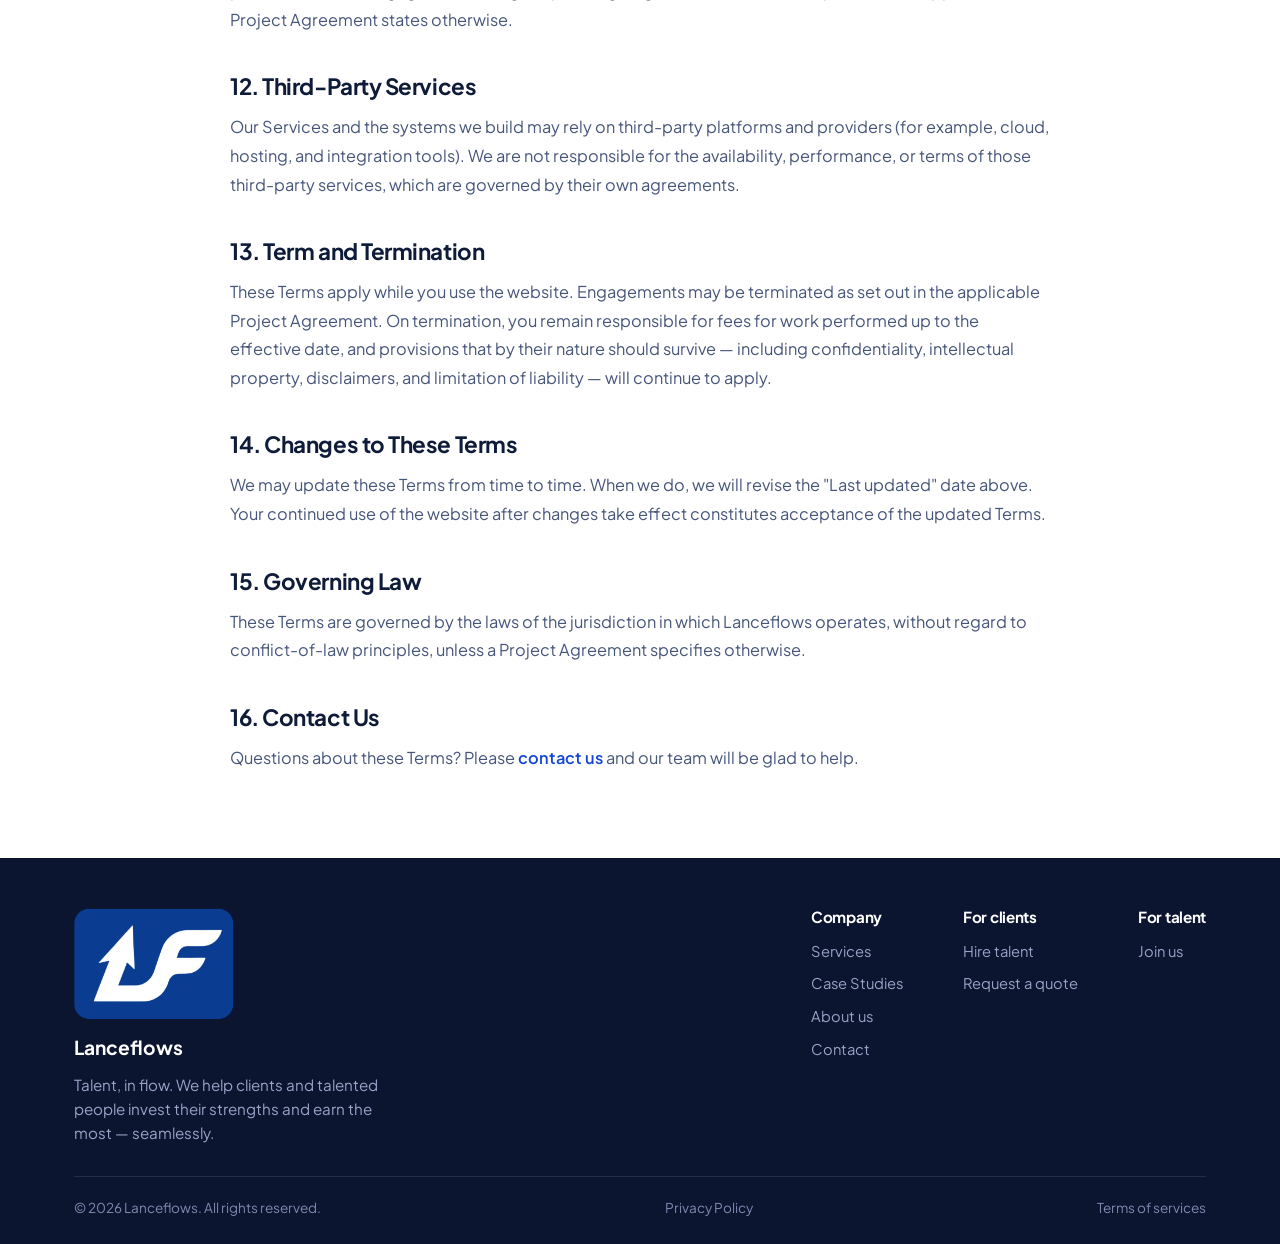
<file: terms.html>
<!DOCTYPE html>
<html lang="en">
<head>
<meta charset="UTF-8" />
<meta name="viewport" content="width=device-width, initial-scale=1.0" />
<title>Terms of Service — Lanceflows</title>
<meta name="description" content="The terms that govern your use of the Lanceflows website and our software engineering, AI, automation, and cloud delivery services." />
<link rel="icon" type="image/png" href="favicon.png" />
<link rel="apple-touch-icon" href="favicon.png" />
<link rel="preconnect" href="https://fonts.googleapis.com" />
<link rel="preconnect" href="https://fonts.gstatic.com" crossorigin />
<link href="https://fonts.googleapis.com/css2?family=Plus+Jakarta+Sans:wght@400;500;600;700;800&display=swap" rel="stylesheet" />
<link rel="stylesheet" href="style.css" />
</head>
<body>
<script src="verify.js"></script>

<!-- ===================== HEADER ===================== -->
<header>
  <div class="wrap nav">
    <a class="brand" href="index.html">
      <img class="logo-img" src="company_logo.png" alt="" />
      <span class="brand-text">
        <span class="brand-name">Lance<b>flows</b></span>
        <span class="brand-tag">Software Engineering &amp; AI Services</span>
      </span>
    </a>
    <nav class="nav-links">
      <a href="index.html">Overview</a>
      <a href="services.html">Services</a>
      <a href="case-study.html">Case Studies</a>
    </nav>
    <div class="top-actions">
      <a class="btn btn-primary" href="index.html#contact">Contact us</a>
    </div>
  </div>
</header>

<main>

  <!-- ===================== PAGE HERO ===================== -->
  <section class="page-hero">
    <div class="wrap">
      <span class="eyebrow">Legal</span>
      <h1>Terms of Service</h1>
      <p>Clear expectations, set early. These terms explain how our website and our engineering, AI, automation, and cloud services are provided — so the working relationship stays structured and predictable.</p>
    </div>
  </section>

  <!-- ===================== CONTENT ===================== -->
  <section class="section">
    <div class="wrap">
      <div class="legal">
        <p class="updated">Last updated: June 5, 2026</p>

        <div class="legal-note">
          These Terms of Service ("Terms") govern your access to and use of the Lanceflows website and the software engineering, applied&nbsp;AI, automation, and cloud services we provide ("Services"). By using this site or engaging us, you agree to these Terms. Specific projects are also governed by a separate written agreement, proposal, or statement of work ("Project Agreement"), which prevails where it differs from these Terms.
        </div>

        <h2>1. Who We Are</h2>
        <p>Lanceflows is a senior software engineering and applied AI delivery team that turns client ideas into reliable products through clear architecture, disciplined execution, transparent milestones, and long-term scalability planning. References to "we," "us," and "our" mean Lanceflows; "you" means the individual or organization using the site or engaging our Services.</p>

        <h2>2. Use of the Website</h2>
        <p>You may use this website for lawful, informational, and business purposes. You agree not to:</p>
        <ul>
          <li>Use the site in any way that breaches applicable law or regulation.</li>
          <li>Attempt to gain unauthorized access to, disrupt, or impair the site or its underlying systems.</li>
          <li>Copy, scrape, or redistribute site content except as permitted by these Terms or with our written consent.</li>
        </ul>

        <h2>3. Our Services</h2>
        <p>Our Services may include product engineering, AI and automation, cloud and DevOps, data and integration, architecture and consulting, and ongoing maintenance and growth. We typically work through one of several engagement models:</p>
        <ul>
          <li>Dedicated development team for long-term product delivery.</li>
          <li>Fixed-scope project delivery for clearly defined outcomes.</li>
          <li>Staff augmentation for engineering capacity and specialist support.</li>
          <li>Technical consulting and architecture review.</li>
          <li>Ongoing maintenance, optimization, and product support.</li>
        </ul>
        <p>The precise scope, deliverables, timeline, and fees for any engagement are defined in the applicable Project Agreement.</p>

        <h2>4. Proposals, Quotes, and Estimates</h2>
        <p>Information on this site, and any quote or estimate we provide, is for general guidance and does not constitute a binding offer. A binding engagement is formed only when both parties accept a written Project Agreement.</p>

        <h2>5. Client Responsibilities</h2>
        <p>Reliable delivery depends on a reliable partnership. You agree to:</p>
        <ul>
          <li>Provide accurate, complete, and timely information, access, and approvals needed for the work.</li>
          <li>Designate a responsive point of contact for decisions and feedback.</li>
          <li>Ensure you have the rights to any materials, data, or third-party assets you provide to us.</li>
          <li>Meet agreed payment terms and milestone obligations.</li>
        </ul>
        <p>Delays or incomplete information from your side may affect timelines and delivery, as reflected in the Project Agreement.</p>

        <h2>6. Fees and Payment</h2>
        <p>Fees, billing schedules, and currencies are set out in the applicable Project Agreement. Unless stated otherwise, invoices are due within the period specified in that agreement. Late or missed payments may result in suspension of work. Fees are exclusive of any applicable taxes, which are your responsibility.</p>

        <h2>7. Intellectual Property and Deliverables</h2>
        <p>Subject to full payment and the terms of the applicable Project Agreement, final deliverables created specifically for you transfer to you on the agreed terms. We retain ownership of our pre-existing tools, frameworks, know-how, and reusable components, and may grant you a license to use them as part of the deliverables. Third-party and open-source components remain governed by their respective licenses. Both parties retain ownership of their respective pre-existing materials.</p>

        <h2>8. Confidentiality</h2>
        <p>Each party may receive confidential information from the other in the course of an engagement. Both parties agree to protect such information, use it only to perform or receive the Services, and not disclose it to third parties except as needed to deliver the work or as required by law.</p>

        <h2>9. Acceptable Use of Delivered Systems</h2>
        <p>Software, AI systems, and automations we build are intended to be used lawfully and as designed. You are responsible for how delivered systems are configured, operated, and used in production after handover, including any data processed through them.</p>

        <h2>10. Warranties and Disclaimers</h2>
        <p>We perform Services with senior engineering judgment and professional care. Except as expressly stated in a Project Agreement, the website and Services are provided "as is" and "as available," without warranties of any kind, whether express or implied, including implied warranties of merchantability, fitness for a particular purpose, and non-infringement. We do not warrant that the site or any system will be uninterrupted, error-free, or free of all vulnerabilities.</p>

        <h2>11. Limitation of Liability</h2>
        <p>To the maximum extent permitted by law, Lanceflows will not be liable for any indirect, incidental, special, consequential, or punitive damages, or for lost profits, revenue, data, or goodwill, arising out of or related to the site or Services. Our total aggregate liability arising from an engagement will not exceed the fees paid to us for that engagement during the period giving rise to the claim, except where the applicable Project Agreement states otherwise.</p>

        <h2>12. Third-Party Services</h2>
        <p>Our Services and the systems we build may rely on third-party platforms and providers (for example, cloud, hosting, and integration tools). We are not responsible for the availability, performance, or terms of those third-party services, which are governed by their own agreements.</p>

        <h2>13. Term and Termination</h2>
        <p>These Terms apply while you use the website. Engagements may be terminated as set out in the applicable Project Agreement. On termination, you remain responsible for fees for work performed up to the effective date, and provisions that by their nature should survive — including confidentiality, intellectual property, disclaimers, and limitation of liability — will continue to apply.</p>

        <h2>14. Changes to These Terms</h2>
        <p>We may update these Terms from time to time. When we do, we will revise the "Last updated" date above. Your continued use of the website after changes take effect constitutes acceptance of the updated Terms.</p>

        <h2>15. Governing Law</h2>
        <p>These Terms are governed by the laws of the jurisdiction in which Lanceflows operates, without regard to conflict-of-law principles, unless a Project Agreement specifies otherwise.</p>

        <h2>16. Contact Us</h2>
        <p>Questions about these Terms? Please <a href="index.html#contact">contact us</a> and our team will be glad to help.</p>
      </div>
    </div>
  </section>

</main>

<!-- ===================== FOOTER ===================== -->
<footer>
  <div class="wrap">
    <div class="foot-top">
      <div class="foot-brand">
        <img src="favicon.png" alt="Lanceflows" width="549" height="383" style="width:160px;height:111.6px;display:block;border-radius:12px;margin-bottom:12px" />
        <strong style="color:#fff;font-size:1.2rem">Lanceflows</strong>
        <p>Talent, in flow. We help clients and talented people invest their strengths and earn the most — seamlessly.</p>
      </div>
      <div class="foot-cols">
        <div class="foot-col"><h2>Company</h2><a href="services.html">Services</a><a href="case-study.html">Case Studies</a><a href="index.html#about">About us</a><a href="index.html#contact">Contact</a></div>
        <div class="foot-col"><h2>For clients</h2><a href="index.html#why">Hire talent</a><a href="index.html#contact">Request a quote</a></div>
        <div class="foot-col"><h2>For talent</h2><a href="index.html#why">Join us</a></div>
      </div>
    </div>
    <div class="foot-bottom">
      <span>© 2026 Lanceflows. All rights reserved.</span>
      <a href="privacy.html">Privacy Policy</a>
      <a href="terms.html">Terms of services</a>
    </div>
  </div>
</footer>

<script src="nav.js"></script>
</body>
</html>
</file>
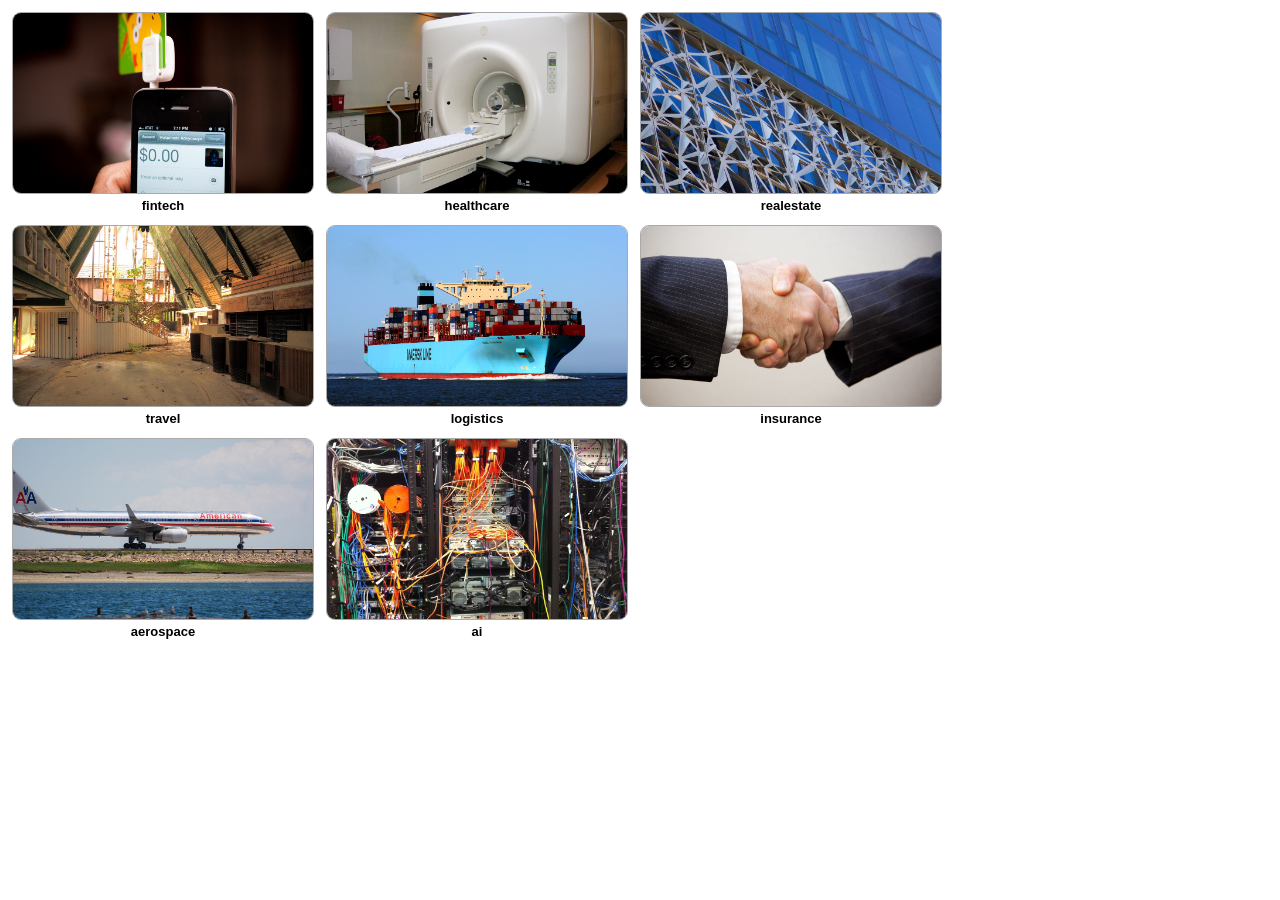
<file: img/_final.html>
<!doctype html><body style='margin:12px;background:#fff;display:flex;flex-wrap:wrap;gap:12px;width:960px'><div style="text-align:center"><img src="industry-fintech.jpg" style="width:300px;height:180px;object-fit:cover;border-radius:9px;border:1px solid #aaa"><div style="font:bold 13px sans-serif">fintech</div></div><div style="text-align:center"><img src="industry-healthcare.jpg" style="width:300px;height:180px;object-fit:cover;border-radius:9px;border:1px solid #aaa"><div style="font:bold 13px sans-serif">healthcare</div></div><div style="text-align:center"><img src="industry-realestate.jpg" style="width:300px;height:180px;object-fit:cover;border-radius:9px;border:1px solid #aaa"><div style="font:bold 13px sans-serif">realestate</div></div><div style="text-align:center"><img src="industry-travel.jpg" style="width:300px;height:180px;object-fit:cover;border-radius:9px;border:1px solid #aaa"><div style="font:bold 13px sans-serif">travel</div></div><div style="text-align:center"><img src="industry-logistics.jpg" style="width:300px;height:180px;object-fit:cover;border-radius:9px;border:1px solid #aaa"><div style="font:bold 13px sans-serif">logistics</div></div><div style="text-align:center"><img src="industry-insurance.jpg" style="width:300px;height:180px;object-fit:cover;border-radius:9px;border:1px solid #aaa"><div style="font:bold 13px sans-serif">insurance</div></div><div style="text-align:center"><img src="industry-aerospace.jpg" style="width:300px;height:180px;object-fit:cover;border-radius:9px;border:1px solid #aaa"><div style="font:bold 13px sans-serif">aerospace</div></div><div style="text-align:center"><img src="industry-ai.jpg" style="width:300px;height:180px;object-fit:cover;border-radius:9px;border:1px solid #aaa"><div style="font:bold 13px sans-serif">ai</div></div></body>
</file>
<file: style.css>
:root{
  /* Bright theme with the hero banner's electric-blue → cyan accent identity */
  --brand:#1346d6;            /* punchier electric blue */
  --brand-2:#06b6ac;          /* vivid teal for text/links on white */
  --accent-cyan:#06b6de;      /* vivid cyan end, leaning blue (not green) */
  --accent-blue:#2563ff;      /* intense blue for gradients/glows */
  --ink:#0e1c3a;
  --ink-soft:#46557a;
  --bg:#ffffff;
  --bg-soft:#eef5fb;          /* alternating band */
  --panel:#ffffff;            /* card / surface */
  --line:#dde6f3;
  --line-strong:#cdd9ee;
  --grad:linear-gradient(120deg,var(--accent-blue),var(--accent-cyan));
  --glow:0 0 24px -4px rgba(34,201,193,.55);
  --radius:18px;
  --shadow:0 22px 50px -22px rgba(31,46,128,.40);
  --elev:0 10px 30px -18px rgba(31,46,128,.30);
  --maxw:1180px;
}
*{box-sizing:border-box;margin:0;padding:0}
html{scroll-behavior:smooth}
body{
  font-family:'Plus Jakarta Sans',system-ui,-apple-system,Segoe UI,Roboto,sans-serif;
  color:var(--ink);
  background:
    radial-gradient(820px 420px at 90% -6%,rgba(34,201,193,.12),transparent 60%),
    radial-gradient(900px 480px at 4% -4%,rgba(46,107,255,.12),transparent 58%),
    var(--bg);
  background-attachment:fixed;
  line-height:1.6;
  -webkit-font-smoothing:antialiased;
}
a{color:inherit;text-decoration:none}
img{max-width:100%;display:block}
.wrap{max-width:var(--maxw);margin:0 auto;padding:0 24px}
.eyebrow{
  display:inline-block;font-weight:700;letter-spacing:.14em;text-transform:uppercase;
  font-size:.72rem;color:var(--brand);background:var(--bg-soft);
  padding:7px 14px;border-radius:999px;margin-bottom:18px;border:1px solid var(--line);
}
h1,h2,h3{line-height:1.15;letter-spacing:-.02em;color:var(--ink)}
.btn{
  display:inline-flex;align-items:center;justify-content:center;gap:8px;
  font-weight:700;font-size:.95rem;padding:12px 22px;border-radius:12px;
  cursor:pointer;border:1px solid transparent;transition:transform .15s ease,box-shadow .2s ease,background .2s ease,border-color .2s ease,color .2s ease;
}
.btn:hover{transform:translateY(-2px)}
.btn-primary{background:var(--grad);color:#fff;box-shadow:0 14px 30px -10px rgba(37,99,255,.85),0 0 0 1px rgba(6,182,222,.3)}
.btn-primary:hover{box-shadow:0 18px 40px -10px rgba(6,182,222,.9),0 0 0 1px rgba(6,182,222,.5)}
.btn-ghost{background:#fff;color:var(--ink);border-color:var(--line-strong)}
.btn-ghost:hover{border-color:var(--brand-2);color:var(--brand-2)}

/* ---------- Header ---------- */
header{
  position:sticky;top:0;z-index:50;
  background:rgba(255,255,255,.82);backdrop-filter:blur(12px);
  border-bottom:1px solid var(--line);
}
.nav{display:flex;align-items:center;justify-content:space-between;gap:12px;height:72px}
.brand{display:flex;align-items:center;gap:10px;min-width:0}
.brand-text{display:flex;flex-direction:column;line-height:1.12;margin-top:8px;min-width:0}
.brand-name{font-weight:800;font-size:1.25rem;color:var(--ink);white-space:nowrap;overflow:hidden;text-overflow:ellipsis}
.brand-tag{font-weight:600;font-size:.74rem;letter-spacing:.05em;color:var(--ink-soft);opacity:.85;margin-top:2px}
.logo-img{height:44px;width:auto;display:block}
.logo-mark{
  width:38px;height:38px;border-radius:11px;flex:none;
  background:var(--grad);
  display:grid;place-items:center;color:#fff;font-weight:800;font-size:1.1rem;
}
.brand span b{color:var(--brand)}
.nav-links{display:flex;align-items:center;gap:28px}
.nav-links a{font-weight:600;font-size:.96rem;color:var(--ink-soft);position:relative;transition:color .2s}
.nav-links a:hover,.nav-links a.active{color:var(--brand)}
.nav-links a::after{content:"";position:absolute;left:0;bottom:-6px;height:2px;width:0;background:var(--grad);transition:width .2s}
.nav-links a:hover::after,.nav-links a.active::after{width:100%}
.top-actions{display:flex;align-items:center;gap:12px;flex:none}
/* mobile hamburger toggle (built by nav.js; hidden on desktop) */
.nav-toggle{display:none;align-items:center;justify-content:center;flex:none;
  width:42px;height:42px;padding:0;border:1px solid var(--line);border-radius:10px;
  background:#fff;cursor:pointer}
.nav-toggle span{display:block;width:18px;height:2px;background:var(--ink);border-radius:2px;transition:transform .25s ease,opacity .2s ease}
.nav-toggle span + span{margin-top:4px}
.nav-open .nav-toggle span:nth-child(1){transform:translateY(6px) rotate(45deg)}
.nav-open .nav-toggle span:nth-child(2){opacity:0}
.nav-open .nav-toggle span:nth-child(3){transform:translateY(-6px) rotate(-45deg)}

/* ---------- Hero / Slider ---------- */
.hero{padding:46px 0 10px}
.slider{
  position:relative;border-radius:24px;overflow:hidden;box-shadow:var(--shadow);
  border:1px solid var(--line);
}
/* Box ratio matches the served slide-1 image variant at each breakpoint,
   so the banner fills with ZERO cropping from 320px to 1440px. */
.slides{position:relative;aspect-ratio:16/9}
@media(max-width:900px){ .slides{aspect-ratio:4/3} }
@media(max-width:560px){ .slides{aspect-ratio:9/16} }
.slide{
  position:absolute;inset:0;opacity:0;transition:opacity .9s ease;
  display:flex;align-items:center;
}
.slide.active{opacity:1}
.slide-1{background:#070f2e}
.slide-2{background:#070f2e}
.slide-3{background:#070f2e}
.slide::after{content:"";position:absolute;inset:0;background:radial-gradient(120% 120% at 0% 0%,rgba(0,0,0,.30),transparent 55%)}
/* all three slides are self-contained art-directed banners — no dark overlay */
.slide-1::after,.slide-2::after,.slide-3::after{display:none}
.slide-pic{position:absolute;inset:0;display:block}
.slide-pic img{width:100%;height:100%;object-fit:cover;object-position:center;display:block}
/* Description block — top-left empty/dark field, above the icon stream */
.hero-caption{
  position:absolute;top:18%;left:clamp(18px,4vw,48px);z-index:4;
  max-width:min(44%,430px);color:#fff;
}
.hero-caption h2{font-size:clamp(1.7rem,4.4vw,3rem);line-height:1.04;letter-spacing:-.02em;
  text-shadow:0 2px 20px rgba(0,0,0,.6)}
.hero-caption h2 b{color:var(--accent-cyan)}
.hero-caption .hero-tag{margin-top:8px;font-weight:600;font-size:clamp(.9rem,1.9vw,1.3rem);
  color:var(--accent-cyan);letter-spacing:.02em;text-shadow:0 1px 12px rgba(0,0,0,.6)}
.hero-caption .hero-desc{margin-top:6px;font-weight:500;font-size:clamp(.85rem,1.6vw,1.1rem);
  color:#dce6ff;text-shadow:0 1px 10px rgba(0,0,0,.6)}

/* Seven step labels pinned under their matching icon in the image.
   Coordinates are % of the slide box; one set per art-directed variant. */
.hero-steps-map{position:absolute;inset:0;z-index:3;pointer-events:none}
.smap{position:absolute;transform:translateX(-50%);white-space:nowrap;
  font-size:clamp(.5rem,1vw,.72rem);font-weight:700;text-transform:uppercase;letter-spacing:.05em;
  color:#eaf1ff;text-shadow:0 1px 4px rgba(0,0,0,.9);
  background:rgba(4,12,38,.55);padding:2px 8px;border-radius:6px;backdrop-filter:blur(3px)}
/* Wide 16:9 (desktop) — label sits just below each tile's bottom edge */
.s1{left:12%;top:74%}
.s2{left:23%;top:64%}
.s3{left:33%;top:58%}
.s4{left:42%;top:51%}
.s5{left:48%;top:44%}
.s6{left:58%;top:38%}
.s7{left:65%;top:33%}
/* Tablet 4:3 */
@media(max-width:900px){
  .s1{left:11%;top:78%}
  .s2{left:20%;top:69%}
  .s3{left:31%;top:61%}
  .s4{left:39%;top:54%}
  .s5{left:46%;top:45%}
  .s6{left:55%;top:38%}
  .s7{left:62%;top:31%}
}
/* Portrait 9:16 (mobile) — tight vertical stack; labels tuck under each tile */
@media(max-width:560px){
  .hero-caption{top:11%;max-width:64%}
  .s1{left:20%;top:94%}
  .s2{left:24%;top:81%}
  .s3{left:30%;top:67%}
  .s4{left:38%;top:55%}
  .s5{left:41%;top:44%}
  .s6{left:46%;top:33%}
  .s7{left:53%;top:23%}
}
.slide-content{position:relative;z-index:2;color:#fff;max-width:620px;padding:0 clamp(24px,5vw,64px)}
.slide-content h2{font-size:clamp(1.8rem,4.2vw,3rem);margin-bottom:14px;color:#fff}
.slide-content p{font-size:clamp(1rem,1.6vw,1.18rem);opacity:.92;margin-bottom:24px}
.slide-tag{font-size:.72rem;letter-spacing:.16em;text-transform:uppercase;font-weight:700;opacity:.9;display:block;margin-bottom:14px}
.dots{position:absolute;bottom:14px;left:50%;transform:translateX(-50%);display:flex;gap:6px;z-index:3}
/* 24×24 tap target (a11y) with a smaller visual dot centered inside */
.dot{width:24px;height:24px;border-radius:999px;background:transparent;border:0;cursor:pointer;padding:0;display:grid;place-items:center;transition:.2s}
.dot::before{content:"";width:11px;height:11px;border-radius:999px;background:rgba(255,255,255,.5);transition:.2s}
.dot.active::before{background:var(--accent-cyan);width:24px}
.arrow{
  position:absolute;top:50%;transform:translateY(-50%);z-index:3;
  width:46px;height:46px;border-radius:999px;border:1px solid rgba(255,255,255,.22);cursor:pointer;
  background:rgba(8,16,40,.4);color:#fff;font-size:1.4rem;backdrop-filter:blur(6px);
  display:grid;place-items:center;transition:.2s
}
.arrow:hover{background:rgba(34,201,193,.4);border-color:var(--accent-cyan)}
.arrow.prev{left:18px}.arrow.next{right:18px}

/* ---------- Page hero (inner pages) ---------- */
.page-hero{
  position:relative;overflow:hidden;color:#fff;padding:90px 0 82px;
  background:
    radial-gradient(135% 125% at 0% 0%,rgba(2,8,28,.34),transparent 52%),
    linear-gradient(125deg,#0a1736 0%,#123178 45%,#0e5f93 72%,#0b8f87 100%);
}
/* faint blueprint grid, fading toward the edges */
.page-hero::before{content:"";position:absolute;inset:0;
  background-image:
    linear-gradient(to right,rgba(255,255,255,.055) 1px,transparent 1px),
    linear-gradient(to bottom,rgba(255,255,255,.055) 1px,transparent 1px);
  background-size:46px 46px;
  -webkit-mask-image:radial-gradient(125% 100% at 50% 0%,#000 38%,transparent 80%);
          mask-image:radial-gradient(125% 100% at 50% 0%,#000 38%,transparent 80%)}
/* slowly drifting aurora glows for depth */
.page-hero::after{content:"";position:absolute;inset:-25% -12%;
  background:
    radial-gradient(440px 300px at 88% 4%,rgba(34,211,193,.42),transparent 62%),
    radial-gradient(380px 340px at 6% 96%,rgba(56,120,255,.40),transparent 60%),
    radial-gradient(320px 260px at 64% 120%,rgba(13,148,136,.30),transparent 60%);
  animation:heroAurora 22s ease-in-out infinite alternate}
@keyframes heroAurora{
  0%{transform:translate3d(0,0,0) scale(1)}
  50%{transform:translate3d(-2.5%,1.6%,0) scale(1.06)}
  100%{transform:translate3d(2%,-1.4%,0) scale(1.03)}}
@media(prefers-reduced-motion:reduce){.page-hero::after{animation:none}}
.page-hero .wrap{position:relative;z-index:2;max-width:760px}
.page-hero .eyebrow{background:rgba(255,255,255,.12);color:#fff;border-color:rgba(255,255,255,.28);
  -webkit-backdrop-filter:blur(7px);backdrop-filter:blur(7px)}
.page-hero h1{font-size:clamp(2rem,4.4vw,3rem);margin-bottom:14px;color:#fff;
  letter-spacing:-.01em;text-shadow:0 2px 28px rgba(0,0,0,.24)}
.page-hero p{font-size:clamp(1rem,1.7vw,1.2rem);opacity:.93;text-shadow:0 1px 14px rgba(0,0,0,.18)}

/* ---------- Stats ---------- */
.stats{display:grid;grid-template-columns:repeat(4,1fr);gap:20px;padding:40px 0}
.stat{text-align:center;padding:18px;border:1px solid var(--line);border-radius:var(--radius);background:var(--panel);box-shadow:var(--elev)}
.stat b{display:block;font-size:2rem;background:var(--grad);-webkit-background-clip:text;background-clip:text;-webkit-text-fill-color:transparent;color:var(--brand)}
.stat span{font-size:.9rem;color:var(--ink-soft)}

/* ---------- Section base ---------- */
section{scroll-margin-top:90px}
.section{padding:70px 0}
.section.alt{background:var(--bg-soft);border-block:1px solid var(--line)}
.section-head{max-width:720px;margin-bottom:44px}
.section-head.center{margin-inline:auto;text-align:center}
.section-head h2{font-size:clamp(1.7rem,3.4vw,2.5rem);margin-bottom:14px}
.section-head p{color:var(--ink-soft);font-size:1.08rem}

/* ---------- Description / feature grid ---------- */
.feature-grid{display:grid;grid-template-columns:repeat(3,1fr);gap:24px}
.card{
  background:var(--panel);border:1px solid var(--line);border-radius:var(--radius);padding:28px;box-shadow:var(--elev);
  transition:transform .2s ease,box-shadow .2s ease,border-color .2s ease;
}
.card:hover{transform:translateY(-4px);box-shadow:var(--shadow);border-color:var(--brand-2)}
.card .ic{width:48px;height:48px;border-radius:12px;display:grid;place-items:center;font-size:1.4rem;margin-bottom:16px;
  background:linear-gradient(135deg,rgba(37,99,255,.28),rgba(6,182,222,.34))}
.card h3{font-size:1.15rem;margin-bottom:8px}
.card p{color:var(--ink-soft);font-size:.97rem}

/* ---------- About ---------- */
.about-grid{display:grid;grid-template-columns:1.05fr 1fr;gap:50px;align-items:center}
.about-media{
  border-radius:var(--radius);overflow:hidden;border:1px solid var(--line);box-shadow:var(--shadow);
  background:#f2f6fb;line-height:0;
}
.about-media img{width:100%;height:auto;display:block}
.about-media .ph{font-weight:600}
.about-text h2{font-size:clamp(1.6rem,3vw,2.3rem);margin-bottom:16px}
.about-text p{color:var(--ink-soft);margin-bottom:16px}
.about-text strong{color:var(--ink)}
.about-points{list-style:none;display:grid;gap:12px;margin-top:8px}
.about-points li{display:flex;gap:12px;align-items:flex-start;font-weight:500}
.about-points li::before{content:"✓";color:#fff;background:var(--grad);width:24px;height:24px;border-radius:7px;
  display:grid;place-items:center;font-size:.8rem;flex:none;margin-top:3px;font-weight:800}

/* ---------- Why Lanceflows ---------- */
.why-tabs{display:flex;gap:10px;justify-content:center;margin-bottom:36px;flex-wrap:wrap}
.tab{
  font-weight:700;padding:12px 26px;border-radius:999px;border:1px solid var(--line-strong);background:#fff;cursor:pointer;
  transition:.2s;color:var(--ink-soft)
}
.tab:hover{color:var(--brand-2);border-color:var(--brand-2)}
.tab.active{background:var(--grad);color:#fff;border-color:transparent;box-shadow:0 12px 26px -14px rgba(46,107,255,.8)}
.why-panel{display:none}
.why-panel.active{display:block;animation:fade .4s ease}
@keyframes fade{from{opacity:0;transform:translateY(8px)}to{opacity:1;transform:none}}
.why-grid{display:grid;grid-template-columns:repeat(2,1fr);gap:24px}
.why-card{
  display:flex;gap:18px;align-items:flex-start;background:var(--panel);border:1px solid var(--line);box-shadow:var(--elev);
  border-radius:var(--radius);padding:26px;transition:transform .2s ease,box-shadow .2s ease,border-color .2s ease
}
.why-card:hover{transform:translateY(-4px);box-shadow:var(--shadow);border-color:var(--brand-2)}
/* Non-offer info cards: keep them static (no lift/glow on hover) */
.why-grid--static .why-card{cursor:default}
.why-grid--static .why-card:hover{transform:none;box-shadow:var(--elev);border-color:var(--line)}
.why-card .num{
  width:44px;height:44px;border-radius:12px;flex:none;display:grid;place-items:center;font-weight:800;color:#fff;
  background:var(--grad)
}
.why-card h3{font-size:1.12rem;margin-bottom:6px}
.why-card p{color:var(--ink-soft);font-size:.96rem}
.why-note{text-align:center;color:var(--ink-soft);font-size:.9rem;margin-top:26px}

/* ---------- Services ---------- */
.service-grid{display:grid;grid-template-columns:repeat(3,1fr);gap:24px}
.service-card{
  background:var(--panel);border:1px solid var(--line);border-radius:var(--radius);padding:28px;box-shadow:var(--elev);
  transition:transform .2s ease,box-shadow .2s ease,border-color .2s ease;
}
.service-card:hover{transform:translateY(-4px);box-shadow:var(--shadow);border-color:var(--brand-2)}
.service-card .ic{width:52px;height:52px;border-radius:13px;display:grid;place-items:center;font-size:1.5rem;margin-bottom:16px;
  background:linear-gradient(135deg,rgba(37,99,255,.28),rgba(6,182,222,.36))}
.service-card h3{font-size:1.18rem;margin-bottom:8px}
.service-card p{color:var(--ink-soft);font-size:.96rem}

.sub-head{text-align:center;max-width:680px;margin:64px auto 28px}
.sub-head:first-child{margin-top:0}
.sub-head h3{font-size:clamp(1.3rem,2.4vw,1.7rem);margin-bottom:8px}
.sub-head p{color:var(--ink-soft)}

.industry-grid{display:grid;grid-template-columns:repeat(4,1fr);gap:16px}
.industry{background:var(--panel);border:1px solid var(--line);border-radius:14px;overflow:hidden;padding:0;box-shadow:var(--elev);
  transition:transform .2s ease,box-shadow .2s ease,border-color .2s ease}
.industry:hover{transform:translateY(-4px);box-shadow:var(--shadow);border-color:var(--brand-2)}
.industry-img{width:100%;height:auto;aspect-ratio:5/3;display:block}
.industry-body{padding:16px 18px 18px}
.industry b{display:block;color:var(--brand);font-size:1rem;margin-bottom:6px}
.industry span{color:var(--ink-soft);font-size:.86rem;line-height:1.5}

.tech-stack{display:grid;grid-template-columns:repeat(2,1fr);gap:18px}
.tech-row{background:var(--bg-soft);border:1px solid var(--line);border-radius:14px;padding:18px 20px}
.tech-row h2{font-size:.95rem;margin-bottom:10px;color:var(--brand)}
.pill-wrap{display:flex;flex-wrap:wrap;gap:8px}
.pill{background:var(--bg-soft);border:1px solid var(--line);border-radius:999px;padding:7px 14px;font-size:.82rem;font-weight:600;color:var(--ink);transition:border-color .2s,background .2s}
.pill:hover{border-color:var(--brand-2);background:#fff}

.diff-grid{display:grid;grid-template-columns:repeat(3,1fr);gap:20px}
.diff{display:flex;gap:14px;align-items:flex-start;background:var(--panel);border:1px solid var(--line);border-radius:var(--radius);padding:22px;box-shadow:var(--elev)}
.diff .check{width:30px;height:30px;border-radius:9px;flex:none;display:grid;place-items:center;color:#fff;font-size:.9rem;font-weight:800;
  background:var(--grad)}
.diff b{display:block;margin-bottom:4px;font-size:1rem}
.diff span{color:var(--ink-soft);font-size:.9rem}

/* ---------- Case studies ---------- */
.case-list{display:grid;grid-template-columns:minmax(0,1fr);gap:30px}
.case{min-width:0;background:var(--panel);border:1px solid var(--line);border-radius:var(--radius);padding:clamp(24px,3.5vw,40px);box-shadow:var(--shadow)}
.case-head{display:flex;gap:20px;align-items:flex-start;margin-bottom:24px}
.case-num{flex:none;width:56px;height:56px;border-radius:14px;display:grid;place-items:center;color:#fff;font-weight:800;font-size:1.25rem;
  background:var(--grad)}
.case-tag{display:inline-block;font-size:.74rem;font-weight:700;letter-spacing:.06em;text-transform:uppercase;color:var(--brand);
  background:var(--bg-soft);border:1px solid var(--line);border-radius:999px;padding:5px 12px;margin-bottom:10px}
.case-head h2{font-size:clamp(1.25rem,2.4vw,1.7rem)}
.case-grid{display:grid;grid-template-columns:1fr 1fr;gap:30px;margin-bottom:26px}
.col-label{display:inline-block;font-size:.78rem;font-weight:700;letter-spacing:.1em;text-transform:uppercase;color:#000;
  background:#eceef2;border-radius:999px;padding:6px 16px;margin-bottom:12px}
.case-grid p{color:var(--ink-soft);font-size:.96rem;margin-bottom:12px}
.x-list,.check-list{list-style:none;display:grid;gap:8px}
.x-list li,.check-list li{display:flex;gap:10px;align-items:flex-start;font-size:.93rem;color:var(--ink-soft)}
.x-list li::before{content:"✕";color:#c0455f;font-weight:800;font-size:.8rem;flex:none;margin-top:3px}
.check-list li::before{content:"✓";color:#fff;background:var(--brand-2);width:20px;height:20px;border-radius:6px;font-weight:800;
  display:grid;place-items:center;font-size:.72rem;flex:none;margin-top:2px}
.case-block{margin-bottom:24px}
.case-block .col-label{margin-bottom:8px}
.case-tech{margin-bottom:24px}
.outcomes{display:grid;grid-template-columns:repeat(2,1fr);gap:16px;margin-bottom:24px}
.outcome{background:var(--bg-soft);border:1px solid var(--line);border-radius:16px;padding:22px 22px 20px}
.outcome b{display:flex;align-items:center;gap:8px;font-size:.82rem;letter-spacing:.06em;text-transform:uppercase;color:var(--brand);margin-bottom:8px}
.outcome b::before{content:"";width:8px;height:8px;border-radius:50%;background:var(--grad);flex:none}
.outcome span{color:var(--ink-soft);font-size:.92rem;line-height:1.55}
.case-quote{border-left:4px solid var(--brand-2);background:var(--bg-soft);border-radius:0 12px 12px 0;
  padding:18px 22px;font-style:italic;color:var(--ink);font-size:1rem;
  display:flex;gap:18px;align-items:center}
.cq-avatar{width:64px;height:64px;border-radius:50%;object-fit:cover;flex:none;
  border:3px solid #fff;box-shadow:0 3px 10px rgba(14,28,58,.16)}
.cq-fallback{display:grid;place-items:center;background:var(--grad);color:#fff;
  font-weight:700;font-style:normal;font-size:1.15rem}
.cq-body{flex:1;min-width:0}
@media(max-width:760px){
  .case-grid{grid-template-columns:1fr}
  .outcomes{grid-template-columns:1fr}
}

/* ---------- Case study cards (listing) ---------- */
.case-card-grid{display:grid;grid-template-columns:repeat(3,1fr);gap:24px}
.case-card{display:flex;flex-direction:column;background:var(--panel);border:1px solid var(--line);border-radius:var(--radius);box-shadow:var(--elev);
  padding:28px;height:100%;transition:transform .2s ease,box-shadow .2s ease,border-color .2s ease}
.case-card:hover{transform:translateY(-5px);box-shadow:var(--shadow);border-color:var(--brand-2)}
.case-card-top{display:flex;align-items:center;gap:12px;margin-bottom:16px}
.case-card .case-num{width:46px;height:46px;border-radius:12px;font-size:1.05rem}
.case-card h2{font-size:1.18rem;margin-bottom:10px}
.case-card .summary{color:var(--ink-soft);font-size:.95rem;margin-bottom:16px}
.case-card .pill-wrap{margin-bottom:20px}
.case-link{display:inline-flex;align-items:center;gap:6px;font-weight:700;color:var(--brand);font-size:.95rem;margin-top:auto}
.case-card:hover .case-link{gap:10px}
@media(max-width:900px){.case-card-grid{grid-template-columns:1fr 1fr}}
@media(max-width:620px){.case-card-grid{grid-template-columns:1fr}}

/* Detail page: drop the heavy card chrome since the page hero carries the title */
.case-detail .case{box-shadow:none;border:0;padding:0;background:transparent}
.back-link{display:inline-flex;align-items:center;gap:8px;color:#fff;font-weight:600;font-size:1.12rem;
  margin-bottom:18px;opacity:.9;transition:opacity .2s}
.back-link:hover{opacity:1}
.back-link.in-body{display:block;width:max-content;color:#000;margin:-48px 0 6px}
.case > .back-link.in-body + .section-label{margin-top:56px}
.d-meta{display:flex;flex-wrap:wrap;gap:10px;margin-top:20px}
.d-chip{display:inline-flex;align-items:center;gap:7px;background:rgba(255,255,255,.14);border:1px solid rgba(255,255,255,.3);
  color:#fff;border-radius:999px;padding:8px 15px;font-size:.85rem;font-weight:600;transition:background .2s}
a.d-chip:hover{background:rgba(255,255,255,.26)}
.d-chip.soft{background:rgba(255,255,255,.08);font-weight:500;font-size:.8rem}

.section-label{font-size:1.3rem;font-weight:700;letter-spacing:.08em;text-transform:uppercase;color:var(--brand);
  margin:46px 0 18px;padding-bottom:12px;position:relative}
.section-label::after{content:"";position:absolute;left:0;bottom:0;width:36px;height:3px;border-radius:3px;background:var(--grad)}

/* Challenge & solution — accented cards (match the later card sections) */
.cs-card{position:relative;background:var(--panel);border:1px solid var(--line);border-radius:16px;
  padding:24px 24px 22px 26px;box-shadow:var(--elev);overflow:hidden}
.cs-card::before{content:"";position:absolute;left:0;top:0;bottom:0;width:4px}
.cs-challenge::before{background:linear-gradient(180deg,#e0728a,#c0455f)}
.cs-solution::before{background:var(--grad)}
.cs-card .col-label{margin-bottom:14px}

/* legal pages (Privacy / Terms) */
.legal{max-width:820px;margin:0 auto;color:var(--ink-soft);font-size:1.02rem;line-height:1.75}
.legal .updated{font-size:.85rem;color:var(--ink-soft);opacity:.8;margin-bottom:8px}
.legal h2{font-size:1.4rem;color:var(--ink);margin:38px 0 12px;line-height:1.3}
.legal h2:first-of-type{margin-top:8px}
.legal h3{font-size:1.08rem;color:var(--ink);margin:24px 0 8px}
.legal p{margin:0 0 16px}
.legal ul{margin:0 0 18px;padding-left:22px}
.legal li{margin:0 0 8px}
.legal a{color:var(--brand);font-weight:600}
.legal .legal-note{background:var(--bg-soft);border:1px solid var(--line);border-radius:14px;padding:18px 20px;font-size:.95rem;margin:8px 0 28px}
.case-quote footer{display:block;margin-top:12px;font-style:normal;font-weight:700;color:var(--brand);font-size:.9rem;background:none;padding:0}

/* case overview intro */
.case-overview{font-size:1.08rem;line-height:1.7;color:var(--ink-soft);max-width:860px;margin:0 0 6px}

/* implemented architecture diagram (SVG) */
.arch-caption{color:var(--ink-soft);font-size:.98rem;max-width:780px;margin:-4px 0 18px}
.arch-figure{overflow-x:auto;border:1px solid var(--line);border-radius:16px;
  background:linear-gradient(180deg,#fbfdff,#f3f8fd);padding:16px 12px;margin:4px 0 8px}
.arch-svg{display:block;width:100%;height:auto;min-width:560px;max-width:100%}
.ad-ic{font-size:26px;text-anchor:middle;dominant-baseline:central}
.ad-label{font-size:11px;font-weight:600;fill:var(--ink);text-anchor:middle}
.ad-edge{stroke:#94a3b8;stroke-width:1.8;fill:none}
.ad-elbg{fill:#ffffff;opacity:.9}
.ad-elabel{font-size:9.5px;font-weight:700;fill:#475569;text-anchor:middle}

/* metrics */
.metrics{display:grid;grid-template-columns:repeat(3,1fr);gap:16px}
.metric{display:flex;gap:14px;align-items:flex-start;background:var(--panel);border:1px solid var(--line);border-radius:16px;padding:20px;box-shadow:var(--elev)}
.metric::before{content:"✓";color:#fff;background:var(--grad);width:26px;height:26px;border-radius:8px;
  display:grid;place-items:center;font-size:.82rem;font-weight:800;flex:none;box-shadow:0 4px 10px -3px rgba(19,70,214,.5)}
.metric span{color:var(--ink);font-size:.92rem;font-weight:500;line-height:1.5}

/* workflow impact mapping */
.flow-wrap{display:grid;grid-template-columns:1fr 1fr;gap:24px}
.flow{border:1px solid var(--line);border-radius:var(--radius);padding:24px;background:var(--panel);box-shadow:var(--elev)}
.flow h2{font-size:.95rem;margin-bottom:18px}
.flow.before h2{color:#c0455f}
.flow.after h2{color:var(--brand)}
.flow-step{position:relative;padding:0 0 18px 40px}
.flow-step:last-child{padding-bottom:0}
.flow-step .fnum{position:absolute;left:0;top:0;width:26px;height:26px;border-radius:8px;display:grid;place-items:center;
  font-size:.78rem;font-weight:700;color:#fff;z-index:1}
.flow.before .fnum{background:#c0455f}
.flow.after .fnum{background:var(--grad)}
.flow-step:not(:last-child)::after{content:"";position:absolute;left:12px;top:30px;bottom:4px;width:2px;background:var(--line-strong)}
.flow-step b{font-size:.95rem;display:block;margin-bottom:2px}
.flow-step .fmeta{font-size:.8rem;color:var(--ink-soft);margin-bottom:4px;font-weight:600}
.flow-step p{font-size:.88rem;color:var(--ink-soft);margin:0}
.tag-bottleneck{display:inline-block;font-size:.66rem;font-weight:700;text-transform:uppercase;letter-spacing:.05em;
  color:#9e1b38;background:#fdecef;border-radius:6px;padding:2px 7px;margin-left:8px;vertical-align:middle}
@media(max-width:760px){.metrics{grid-template-columns:1fr}.flow-wrap{grid-template-columns:1fr}}

/* ---------- CTA ---------- */
.cta{
  margin:30px auto;max-width:var(--maxw);border-radius:24px;
  background:linear-gradient(120deg,#1e51b5,#16a79f 55%,#22c9c1);color:#fff;
  padding:clamp(36px,6vw,64px);text-align:center;box-shadow:var(--shadow);position:relative;overflow:hidden
}
.cta::after{content:"";position:absolute;inset:0;background:radial-gradient(600px 320px at 85% 110%,rgba(255,255,255,.22),transparent 60%);pointer-events:none}
.cta h2,.cta p{position:relative;z-index:1}
.cta h2{font-size:clamp(1.7rem,3.4vw,2.4rem);margin-bottom:12px;color:#fff}
.cta p{opacity:.94;max-width:560px;margin:0 auto 26px;font-size:1.05rem}
.cta .btn{position:relative;z-index:1}
.cta .btn-ghost{background:rgba(255,255,255,.14);color:#fff;border-color:rgba(255,255,255,.45)}
.cta .btn-ghost:hover{background:rgba(255,255,255,.24);border-color:#fff}

/* ---------- Contact ---------- */
.contact-grid{display:grid;grid-template-columns:1fr 1fr;gap:40px;align-items:start}
.field{margin-bottom:16px}
.field label{display:block;font-weight:600;font-size:.9rem;margin-bottom:6px;color:var(--ink)}
.field input,.field textarea{
  width:100%;padding:13px 15px;border:1px solid var(--line-strong);border-radius:12px;font:inherit;background:#fff;color:var(--ink);
  transition:border .2s,box-shadow .2s
}
.field input::placeholder,.field textarea::placeholder{color:#9aa6c2}
.field input:focus,.field textarea:focus{outline:none;border-color:var(--brand-2);box-shadow:0 0 0 3px rgba(34,201,193,.16)}
.contact-info li{list-style:none;display:flex;gap:14px;align-items:center;margin-bottom:18px}
.contact-info .ic{width:44px;height:44px;border-radius:12px;flex:none;display:grid;place-items:center;font-size:1.2rem;
  background:linear-gradient(135deg,rgba(37,99,255,.28),rgba(6,182,222,.34))}
.contact-info strong{color:var(--ink)}
.contact-info small{color:var(--ink-soft);display:block}
.contact-side{display:flex;flex-direction:column;gap:24px}
.book-call{background:var(--bg-soft);border:1px solid var(--line);border-radius:16px;padding:22px}
.book-call strong{display:block;color:var(--ink);font-size:1.05rem;margin-bottom:4px}
.book-call p{color:var(--ink-soft);font-size:.92rem;margin-bottom:16px}
.book-call .btn{width:100%}

/* ---------- Footer ---------- */
footer{background:#0b1530;color:#c8cfe8;padding:50px 0 26px}
.foot-top{display:flex;justify-content:space-between;gap:30px;flex-wrap:wrap;margin-bottom:30px}
.foot-brand{max-width:320px}
.foot-brand .logo-mark{margin-bottom:14px}
.foot-brand p{color:#9aa3c7;font-size:.95rem;margin-top:10px}
.foot-cols{display:flex;gap:60px;flex-wrap:wrap}
.foot-col h2{color:#fff;font-size:.95rem;margin-bottom:14px}
.sr-only{position:absolute;width:1px;height:1px;padding:0;margin:-1px;overflow:hidden;clip:rect(0,0,0,0);white-space:nowrap;border:0}
.foot-col a{display:block;color:#9aa3c7;font-size:.92rem;margin-bottom:9px;transition:.2s}
.foot-col a:hover{color:var(--accent-cyan)}
.foot-bottom{border-top:1px solid rgba(255,255,255,.1);padding-top:20px;display:flex;justify-content:space-between;flex-wrap:wrap;gap:12px;font-size:.85rem;color:#7f89b0}
.foot-bottom a{color:#7f89b0;transition:.2s}
.foot-bottom a:hover{color:var(--accent-cyan)}

/* ---------- Responsive ---------- */
@media(max-width:900px){
  .stats{grid-template-columns:repeat(2,1fr)}
  .feature-grid{grid-template-columns:1fr}
  .about-grid{grid-template-columns:1fr}
  .why-grid{grid-template-columns:1fr}
  .contact-grid{grid-template-columns:1fr}
  .top-actions .label-hide{display:none}
  .nav-toggle{display:inline-flex}
  /* nav links become a full-width dropdown panel under the header */
  .nav-links{
    position:absolute;top:calc(100% + 1px);left:0;right:0;
    flex-direction:column;align-items:stretch;gap:0;
    background:#fff;border-bottom:1px solid var(--line);
    box-shadow:0 20px 40px -22px rgba(14,28,58,.45);
    padding:6px 0;
    opacity:0;visibility:hidden;transform:translateY(-10px);pointer-events:none;
    transition:opacity .2s ease,transform .2s ease,visibility .2s ease;
  }
  .nav-open .nav-links{opacity:1;visibility:visible;transform:translateY(0);pointer-events:auto}
  .nav-links a{width:100%;padding:14px 24px;font-size:1rem}
  .nav-links a::after{display:none}
  .nav-links a:hover,.nav-links a.active{background:var(--bg-soft)}
  .service-grid{grid-template-columns:1fr}
  .industry-grid{grid-template-columns:1fr 1fr}
  .tech-stack{grid-template-columns:1fr}
  .diff-grid{grid-template-columns:1fr}
}
@media(max-width:560px){
  .stats{grid-template-columns:1fr 1fr}
  .nav{height:62px}
  .wrap{padding:0 14px}
  .btn{padding:10px 16px;font-size:.9rem}
  .industry-grid{grid-template-columns:1fr}
  /* compact header so it fits down to 320px */
  .brand{gap:8px}
  .brand-text{margin-top:0}
  .brand-tag{display:none}
  .logo-img{height:36px}
  .brand-name{font-size:1.05rem}
  .top-actions{gap:8px}
  .top-actions .btn{padding:9px 13px;font-size:.84rem}
  .nav-toggle{width:38px;height:38px}
}

/* ===================== Client dashboard ===================== */
/* Header avatar / logged-in chip */
.user-chip{display:flex;align-items:center;gap:10px;padding:5px 14px 5px 6px;border:1px solid var(--line-strong);
  border-radius:999px;background:#fff;font-weight:700;font-size:.9rem;color:var(--ink);transition:.2s}
.user-chip:hover{border-color:var(--brand-2);color:var(--brand-2)}
.avatar{width:34px;height:34px;border-radius:999px;flex:none;display:grid;place-items:center;color:#fff;font-weight:800;
  font-size:.95rem;background:var(--grad)}

/* Settings-driven profile field visibility */
.s-no-conns #pf-conns{display:none!important}
.s-no-opento #pf-opento{display:none!important}
.s-no-contact #pf-contact,.s-no-contact .pf-meta .sep{display:none!important}
.s-no-activity #pf-activity{display:none!important}

/* User dropdown menu (avatar → View profile / Settings / Sign out) */
.user-menu-wrap{position:relative}
.user-chip{cursor:pointer}
.user-chip .um-caret{margin-left:2px;font-size:.62rem;color:var(--ink-soft);transition:transform .2s}
.user-menu-wrap.open .user-chip .um-caret{transform:rotate(180deg)}
.user-menu{position:absolute;right:0;top:calc(100% + 10px);min-width:224px;background:#fff;border:1px solid var(--line);
  border-radius:14px;box-shadow:var(--shadow);padding:8px;opacity:0;visibility:hidden;transform:translateY(-6px);
  transition:opacity .18s ease,transform .18s ease,visibility .18s;z-index:70}
.user-menu-wrap.open .user-menu{opacity:1;visibility:visible;transform:none}
.user-menu a{display:flex;align-items:center;gap:11px;padding:11px 12px;border-radius:10px;font-weight:600;font-size:.92rem;color:var(--ink)}
.user-menu a:hover{background:var(--bg-soft);color:var(--brand)}
.user-menu a span{width:20px;text-align:center;font-size:1rem}
.user-menu-sep{height:1px;background:var(--line);margin:6px 4px}

/* Settings page */
.set{padding:30px 0 60px}
.set-wrap{max-width:780px;margin:0 auto}
.switch-row{display:flex;align-items:center;justify-content:space-between;gap:16px;padding:15px 0;border-bottom:1px solid var(--line)}
.switch-row:last-child{border-bottom:0}
.sr-info b{font-size:.96rem;display:block}
.sr-info small{color:var(--ink-soft);font-size:.85rem}
.switch{position:relative;width:46px;height:26px;flex:none}
.switch input{opacity:0;width:0;height:0;position:absolute;margin:0}
.switch .track{position:absolute;inset:0;background:var(--line-strong);border-radius:999px;transition:.2s;cursor:pointer}
.switch .track::before{content:"";position:absolute;width:20px;height:20px;border-radius:999px;background:#fff;top:3px;left:3px;transition:.2s;box-shadow:0 1px 3px rgba(0,0,0,.25)}
.switch input:checked+.track{background:var(--grad)}
.switch input:checked+.track::before{transform:translateX(20px)}
.switch input:focus+.track{box-shadow:0 0 0 3px rgba(19,70,214,.18)}
.set-saved{position:fixed;left:50%;bottom:26px;transform:translateX(-50%) translateY(20px);background:#0b1530;color:#fff;
  font-weight:700;font-size:.9rem;padding:11px 20px;border-radius:999px;box-shadow:var(--shadow);opacity:0;transition:.25s;z-index:80;pointer-events:none}
.set-saved.show{opacity:1;transform:translateX(-50%) translateY(0)}

/* Notification count badge on the header tab */
.nav-links .badge{display:inline-grid;place-items:center;background:var(--brand);color:#fff;font-size:.66rem;font-weight:800;
  min-width:18px;height:18px;border-radius:999px;padding:0 5px;margin-left:5px;vertical-align:middle}
.nav-links a.dtab{cursor:pointer}
/* Logged-in header: give the bar more width so the six tabs get room to breathe */
.dash-header .wrap.nav{max-width:1480px}
.dash-nav.nav-links{gap:26px;flex:1;justify-content:center}
.dash-nav.nav-links a{display:inline-flex;align-items:center;gap:7px;white-space:nowrap}
.dash-nav .tic{font-size:1rem;line-height:1}
@media(max-width:1180px){.dash-header .wrap.nav{max-width:100%}}
/* Dashboard tabs ARE the navigation, so keep them visible on small screens */
@media(max-width:1040px){
  .dash-nav.nav-links{display:flex;gap:18px;overflow-x:auto;-webkit-overflow-scrolling:touch;justify-content:flex-start}
  .dash-nav.nav-links a{font-size:.9rem}
}

.dash{padding:30px 0 60px}
.dash-panel{display:none}
.dash-panel.active{display:block;animation:fade .35s ease}

/* Home layout: account status rail + main */
.dash-grid{display:grid;grid-template-columns:300px 1fr;gap:26px;align-items:start}
@media(max-width:900px){.dash-grid{grid-template-columns:1fr}}

/* Account status card (left) */
.acct-card{background:var(--panel);border:1px solid var(--line);border-radius:var(--radius);box-shadow:var(--elev);
  overflow:hidden;position:sticky;top:92px}
@media(max-width:900px){.acct-card{position:static}}
.acct-cover{height:74px;background:var(--grad)}
.acct-body{padding:0 22px 22px;text-align:center}
.acct-avatar{width:78px;height:78px;border-radius:999px;margin:-39px auto 12px;border:4px solid #fff;display:grid;place-items:center;
  color:#fff;font-weight:800;font-size:1.7rem;background:linear-gradient(135deg,#1e51b5,#16a79f)}
.acct-body h3{font-size:1.18rem;margin-bottom:2px}
.acct-role{color:var(--ink-soft);font-size:.88rem;margin-bottom:14px}
.acct-follow{display:flex;justify-content:center;gap:0;margin-bottom:16px;border:1px solid var(--line);border-radius:14px;
  overflow:hidden}
.acct-follow div{flex:1;padding:12px 4px}
.acct-follow div+div{border-left:1px solid var(--line)}
.acct-follow b{display:block;font-size:1.15rem;color:var(--ink)}
.acct-follow span{font-size:.74rem;color:var(--ink-soft);text-transform:uppercase;letter-spacing:.05em;font-weight:700}
.acct-status{display:flex;align-items:center;justify-content:center;gap:8px;font-weight:700;font-size:.9rem;color:var(--brand-2);
  background:var(--bg-soft);border:1px solid var(--line);border-radius:999px;padding:8px 14px;margin-bottom:16px}
.acct-status .dot-live{width:9px;height:9px;border-radius:999px;background:var(--brand-2);box-shadow:0 0 0 4px rgba(6,182,172,.18)}
.acct-meter{text-align:left;margin-bottom:14px}
.acct-meter .meter-top{display:flex;justify-content:space-between;font-size:.82rem;font-weight:700;color:var(--ink-soft);margin-bottom:6px}
.acct-meter .bar{height:8px;border-radius:999px;background:var(--bg-soft);overflow:hidden;border:1px solid var(--line)}
.acct-meter .bar i{display:block;height:100%;border-radius:999px;background:var(--grad)}
.acct-list{list-style:none;text-align:left;border-top:1px solid var(--line);padding-top:14px}
.acct-list li{display:flex;justify-content:space-between;align-items:center;font-size:.9rem;color:var(--ink-soft);padding:7px 0}
.acct-list li b{color:var(--ink);font-weight:700}
.acct-card .btn{width:100%;margin-top:16px}

/* Main action buttons */
.action-row{display:grid;grid-template-columns:1fr 1fr;gap:16px;margin-bottom:26px}
@media(max-width:560px){.action-row{grid-template-columns:1fr}}
.action-btn{display:flex;align-items:center;gap:14px;text-align:left;padding:20px 22px;border-radius:var(--radius);cursor:pointer;
  font:inherit;border:1px solid var(--line);background:var(--panel);box-shadow:var(--elev);transition:transform .18s,box-shadow .2s,border-color .2s}
.action-btn:hover{transform:translateY(-3px);box-shadow:var(--shadow);border-color:var(--brand-2)}
.action-btn .ic{width:46px;height:46px;border-radius:13px;flex:none;display:grid;place-items:center;font-size:1.4rem;color:#fff}
.action-btn.primary .ic{background:var(--grad)}
.action-btn.alt .ic{background:linear-gradient(135deg,#16a79f,#06b6de)}
.action-btn b{display:block;font-size:1.05rem;color:var(--ink)}
.action-btn span{font-size:.85rem;color:var(--ink-soft)}

/* Section block inside dashboard */
.dash-block{background:var(--panel);border:1px solid var(--line);border-radius:var(--radius);box-shadow:var(--elev);
  padding:24px;margin-bottom:24px}
.dash-block-head{display:flex;align-items:center;justify-content:space-between;margin-bottom:18px;gap:12px}
.dash-block-head h2{font-size:1.2rem}
.dash-block-head a{font-size:.88rem;font-weight:700;color:var(--brand)}

/* Project progress */
.proj{border:1px solid var(--line);border-radius:14px;padding:18px;margin-bottom:14px;transition:border-color .2s}
.proj:last-child{margin-bottom:0}
.proj:hover{border-color:var(--brand-2)}
.proj-top{display:flex;align-items:flex-start;justify-content:space-between;gap:12px;margin-bottom:12px}
.proj-top h3{font-size:1.02rem;margin-bottom:3px}
.proj-top small{color:var(--ink-soft);font-size:.84rem}
.proj-stat{flex:none;font-size:.72rem;font-weight:800;text-transform:uppercase;letter-spacing:.05em;border-radius:999px;padding:5px 11px}
.proj-stat.active{color:var(--brand);background:var(--bg-soft);border:1px solid var(--line)}
.proj-stat.review{color:#9a6a00;background:#fff6e5;border:1px solid #ffe3a8}
.proj-stat.done{color:#0a7d58;background:#e6f8f0;border:1px solid #b7ecd6}
.proj-bar{height:9px;border-radius:999px;background:var(--bg-soft);border:1px solid var(--line);overflow:hidden;margin-bottom:8px}
.proj-bar i{display:block;height:100%;border-radius:999px;background:var(--grad)}
.proj-meta{display:flex;justify-content:space-between;font-size:.82rem;color:var(--ink-soft);font-weight:600}
.proj-now{margin-top:10px;padding-top:10px;border-top:1px dashed var(--line);font-size:.85rem;font-weight:600;
  display:flex;align-items:center;gap:7px;color:var(--brand)}
.proj-now.done{color:#0a7d58}

/* Posts feed */
.post{border:1px solid var(--line);border-radius:14px;padding:18px;margin-bottom:14px}
.post:last-child{margin-bottom:0}
.post-head{display:flex;align-items:center;gap:12px;margin-bottom:12px}
.post-head .avatar{width:40px;height:40px}
.post-head b{font-size:.96rem}
.post-head small{display:block;color:var(--ink-soft);font-size:.8rem;font-weight:600}
.post-tag{margin-left:auto;font-size:.72rem;font-weight:800;text-transform:uppercase;letter-spacing:.05em;color:var(--brand);
  background:var(--bg-soft);border:1px solid var(--line);border-radius:999px;padding:5px 11px}
.post p{color:var(--ink-soft);font-size:.94rem;margin-bottom:12px}
.post-foot{display:flex;gap:20px;font-size:.85rem;color:var(--ink-soft);font-weight:600;border-top:1px solid var(--line);padding-top:12px}
.post-foot span{display:inline-flex;align-items:center;gap:6px;cursor:pointer;transition:color .2s}
.post-foot span:hover{color:var(--brand)}

/* Notifications */
.notif{display:flex;gap:14px;align-items:flex-start;padding:16px 6px;border-bottom:1px solid var(--line)}
.notif:last-child{border-bottom:0}
.notif.unread{background:linear-gradient(90deg,rgba(19,70,214,.05),transparent);border-radius:12px}
.notif .ic{width:42px;height:42px;border-radius:12px;flex:none;display:grid;place-items:center;font-size:1.2rem;
  background:linear-gradient(135deg,rgba(37,99,255,.28),rgba(6,182,222,.34))}
.notif-body{flex:1}
.notif-body p{font-size:.94rem;color:var(--ink);margin-bottom:3px}
.notif-body p b{font-weight:800}
.notif-body small{color:var(--ink-soft);font-size:.8rem;font-weight:600}
.notif .ndot{width:9px;height:9px;border-radius:999px;background:var(--brand);flex:none;margin-top:6px}

/* Connection request rows (notifications) */
.conn{display:flex;align-items:center;gap:14px;padding:14px 4px;border-bottom:1px solid var(--line)}
.conn:last-child{border-bottom:0}
.conn .avatar{width:48px;height:48px;font-size:1rem;flex:none;background:linear-gradient(135deg,#1e51b5,#16a79f)}
.conn-info{flex:1;min-width:0}
.conn-info b{font-size:.98rem}
.conn-info small{display:block;color:var(--ink-soft);font-size:.84rem}
.conn-acts{display:flex;gap:8px;flex:none}
.conn-acts .btn{padding:8px 16px;font-size:.88rem}
.conn-tag{font-weight:700;font-size:.86rem;color:var(--brand-2)}
@media(max-width:560px){.conn{flex-wrap:wrap}.conn-acts{width:100%}.conn-acts .btn{flex:1}}

/* ===================== Profile (LinkedIn-style) ===================== */
.pf{padding:26px 0 60px}
.pf-grid{display:grid;grid-template-columns:1fr 320px;gap:24px;align-items:start}
@media(max-width:920px){.pf-grid{grid-template-columns:1fr}}
.pf-card{background:var(--panel);border:1px solid var(--line);border-radius:var(--radius);box-shadow:var(--elev);
  margin-bottom:24px;overflow:hidden}
.btn-outline{background:#fff;color:var(--brand);border:1.6px solid var(--brand)}
.btn-outline:hover{background:var(--bg-soft);border-color:var(--brand)}

/* Intro card */
.pf-cover{height:200px;background:linear-gradient(120deg,#0c1f54,#1e51b5 52%,#16a79f);position:relative}
.pf-cover::after{content:"";position:absolute;inset:0;
  background:radial-gradient(700px 320px at 90% 0%,rgba(34,201,193,.34),transparent 60%),
             radial-gradient(120% 120% at 0% 0%,rgba(0,0,0,.18),transparent 55%)}
.pf-intro{padding:0 30px 28px;position:relative}
.pf-avatar{width:152px;height:152px;border-radius:999px;border:5px solid #fff;margin-top:-86px;position:relative;z-index:1;
  background:linear-gradient(135deg,#1e51b5,#16a79f);display:grid;place-items:center;color:#fff;font-weight:800;font-size:3rem}
.pf-online{position:absolute;left:118px;top:42px;width:26px;height:26px;border-radius:999px;background:var(--brand-2);
  border:4px solid #fff;z-index:2}
.pf-name-row{display:flex;justify-content:space-between;align-items:flex-start;gap:18px;flex-wrap:wrap;margin-top:14px}
.pf-name h1{font-size:1.85rem;margin-bottom:6px}
.pf-headline{font-size:1.08rem;color:var(--ink);font-weight:500}
.pf-meta{color:var(--ink-soft);font-size:.92rem;margin-top:10px;display:flex;gap:10px;flex-wrap:wrap;align-items:center}
.pf-meta .sep{opacity:.5}
.pf-meta a{color:var(--brand);font-weight:700}
.pf-conns{color:var(--brand);font-weight:700;font-size:.92rem;margin-top:6px}
.pf-cur{display:flex;align-items:center;gap:8px;margin-top:14px;font-weight:600;font-size:.95rem;color:var(--ink)}
.pf-cur .xp-logo{width:30px;height:30px;font-size:.9rem;border-radius:8px}
.pf-actions{display:flex;gap:10px;margin-top:18px;flex-wrap:wrap}

/* Section card */
.pf-sec{padding:24px 30px}
.pf-sec-head{display:flex;align-items:center;justify-content:space-between;margin-bottom:14px;gap:12px}
.pf-sec-head h2{font-size:1.32rem}
.pf-sec-head a{font-size:.88rem;font-weight:700;color:var(--brand)}
.pf-about{color:var(--ink-soft);font-size:.98rem}
.pf-about p+p{margin-top:12px}

/* Experience / education rows */
.xp{display:flex;gap:16px;padding:18px 0;border-bottom:1px solid var(--line)}
.xp:first-of-type{padding-top:0}
.xp:last-child{border-bottom:0;padding-bottom:0}
.xp-logo{width:54px;height:54px;border-radius:12px;flex:none;display:grid;place-items:center;font-size:1.5rem;
  background:linear-gradient(135deg,rgba(37,99,255,.28),rgba(6,182,222,.34))}
.xp b{font-size:1.04rem;display:block}
.xp .org{font-size:.95rem;color:var(--ink)}
.xp .when{font-size:.85rem;color:var(--ink-soft);margin-top:2px}
.xp p{font-size:.92rem;color:var(--ink-soft);margin-top:8px}
.xp .pill-wrap{margin-top:10px}

/* Skills grid */
.skill-grid{display:grid;grid-template-columns:1fr 1fr;gap:10px 24px}
@media(max-width:560px){.skill-grid{grid-template-columns:1fr}}
.skill{display:flex;align-items:center;gap:10px;padding:10px 0;border-bottom:1px solid var(--line);font-weight:600;font-size:.96rem}
.skill::before{content:"✓";width:22px;height:22px;border-radius:6px;background:var(--grad);color:#fff;font-size:.72rem;font-weight:800;
  display:grid;place-items:center;flex:none}

/* Right rail mini cards */
.pf-mini{background:var(--panel);border:1px solid var(--line);border-radius:var(--radius);box-shadow:var(--elev);
  padding:22px;margin-bottom:20px}
.pf-mini h3{font-size:1.05rem;margin-bottom:14px}
.pf-mini .meter-top{display:flex;justify-content:space-between;font-size:.84rem;font-weight:700;color:var(--ink-soft);margin-bottom:6px}
.pf-mini .bar{height:8px;border-radius:999px;background:var(--bg-soft);overflow:hidden;border:1px solid var(--line);margin-bottom:16px}
.pf-mini .bar i{display:block;height:100%;border-radius:999px;background:var(--grad)}
.pf-mini ul{list-style:none}
.pf-mini li{display:flex;justify-content:space-between;align-items:center;font-size:.92rem;color:var(--ink-soft);padding:8px 0;
  border-top:1px solid var(--line)}
.pf-mini li:first-child{border-top:0}
.pf-mini li b{color:var(--ink);font-weight:700}
.pf-people{display:flex;gap:12px;align-items:center;padding:10px 0;border-top:1px solid var(--line)}
.pf-people:first-of-type{border-top:0}
.pf-people .avatar{width:44px;height:44px;font-size:1rem}
.pf-people b{font-size:.94rem;display:block}
.pf-people small{color:var(--ink-soft);font-size:.82rem}

/* ----- Profile editing (LinkedIn-style) ----- */
.icon-btn{width:36px;height:36px;border-radius:999px;border:1px solid transparent;background:none;cursor:pointer;
  display:grid;place-items:center;color:var(--ink-soft);font-size:1.05rem;transition:.2s;flex:none}
.icon-btn:hover{background:var(--bg-soft);color:var(--brand)}
.pf-intro-edit{position:absolute;top:16px;right:18px}
.xp-main{flex:1;min-width:0}
.xp-edit{align-self:flex-start;margin-left:auto}

/* Modal */
.modal-back{position:fixed;inset:0;background:rgba(8,16,40,.55);backdrop-filter:blur(3px);z-index:200;
  display:none;align-items:center;justify-content:center;padding:20px}
.modal-back.open{display:flex}
.modal{background:#fff;border-radius:var(--radius);box-shadow:var(--shadow);width:100%;max-width:560px;max-height:90vh;
  display:flex;flex-direction:column;overflow:hidden;animation:fade .25s ease}
.modal-head{display:flex;align-items:center;justify-content:space-between;gap:12px;padding:18px 22px;border-bottom:1px solid var(--line)}
.modal-head h3{font-size:1.25rem}
.modal-body{padding:20px 22px;overflow-y:auto}
.modal-body .field:last-child{margin-bottom:0}
.modal-foot{display:flex;align-items:center;gap:12px;padding:14px 22px;border-top:1px solid var(--line)}
.modal-foot .spacer{flex:1}
.btn-danger{background:#fff;color:#c0455f;border:1.5px solid #f0c2cc}
.btn-danger:hover{background:#fdecef;border-color:#e79aaa}

/* ===================== Offer a project (Upwork-style post) ===================== */
.offer{padding:30px 0 60px}
.offer-wrap{max-width:880px;margin:0 auto}
.offer-back{display:inline-flex;align-items:center;gap:7px;color:var(--brand);font-weight:700;font-size:.9rem;margin-bottom:16px}
.offer-head{margin-bottom:22px}
.offer-head h1{font-size:clamp(1.7rem,3.4vw,2.3rem);margin-bottom:8px}
.offer-head .lead{color:var(--ink-soft);font-size:1.05rem}
.offer-chips{display:flex;flex-wrap:wrap;gap:8px;margin-top:14px}
.offer-chips .pill{background:var(--bg-soft)}

/* Relevant case studies block */
.offer-cases{margin:6px 0 26px}
.offer-cases .sec-label{font-size:.78rem;font-weight:800;letter-spacing:.1em;text-transform:uppercase;color:var(--brand);margin-bottom:6px}
.offer-cases h2{font-size:1.25rem;margin-bottom:4px}
.offer-cases p.sub{color:var(--ink-soft);font-size:.95rem;margin-bottom:18px}
.offer-noc{color:var(--ink-soft);font-size:.95rem;background:var(--bg-soft);border:1px solid var(--line);border-radius:14px;padding:16px 18px}

/* Form sections */
.offer-sec{background:var(--panel);border:1px solid var(--line);border-radius:var(--radius);box-shadow:var(--elev);
  padding:24px 26px;margin-bottom:20px}
.offer-sec>h2{font-size:1.18rem;margin-bottom:4px}
.offer-sec .hint{color:var(--ink-soft);font-size:.92rem;margin-bottom:16px}
.offer-sec .field:last-child{margin-bottom:0}
.offer-sec select{width:100%;padding:13px 15px;border:1px solid var(--line-strong);border-radius:12px;font:inherit;background:#fff;color:var(--ink)}
.offer-sec select:focus{outline:none;border-color:var(--brand-2);box-shadow:0 0 0 3px rgba(34,201,193,.16)}

/* Selectable option cards (scope / experience / budget type) */
.opt-row{display:flex;flex-wrap:wrap;gap:12px}
.opt{position:relative;cursor:pointer;flex:1;min-width:150px}
.opt input{position:absolute;opacity:0;inset:0;margin:0;cursor:pointer}
.opt>span{display:block;border:1.6px solid var(--line-strong);border-radius:12px;padding:14px 16px;font-weight:700;color:var(--ink);transition:.2s;height:100%}
.opt>span small{display:block;font-weight:500;color:var(--ink-soft);font-size:.82rem;margin-top:4px}
.opt:hover>span{border-color:var(--brand-2)}
.opt input:checked+span{border-color:var(--brand);background:var(--bg-soft);box-shadow:0 0 0 3px rgba(19,70,214,.12)}
.opt-label{font-weight:700;font-size:.92rem;margin:16px 0 8px}
.opt-label:first-child{margin-top:0}

/* Skill tags */
.tags{display:flex;flex-wrap:wrap;gap:8px;padding:6px 0 2px}
.tag{display:inline-flex;align-items:center;gap:7px;background:var(--bg-soft);border:1px solid var(--line-strong);
  border-radius:999px;padding:6px 12px;font-size:.85rem;font-weight:600;color:var(--ink)}
.tag b{cursor:pointer;color:var(--ink-soft);font-weight:800;line-height:1}
.tag b:hover{color:#c0455f}
.tag-suggest{margin-top:10px;font-size:.85rem;color:var(--ink-soft)}
.tag-add{background:#fff;border:1px dashed var(--line-strong);border-radius:999px;padding:6px 12px;font-size:.82rem;
  font-weight:600;color:var(--ink-soft);cursor:pointer;transition:.2s}
.tag-add:hover{border-color:var(--brand);color:var(--brand)}

/* Budget */
.budget-fields{display:grid;grid-template-columns:1fr 1fr;gap:16px;margin-top:16px}
@media(max-width:560px){.budget-fields{grid-template-columns:1fr}}

/* Submit */
.offer-submit{display:flex;justify-content:flex-end;gap:12px;align-items:center;flex-wrap:wrap;margin-top:6px}
.offer-done{display:none;background:linear-gradient(120deg,#1e51b5,#16a79f 55%,#22c9c1);color:#fff;border-radius:var(--radius);
  padding:28px;text-align:center;box-shadow:var(--shadow);margin-bottom:20px}
.offer-done h2{color:#fff;font-size:1.5rem;margin-bottom:8px}
.offer-done p{opacity:.95;max-width:520px;margin:0 auto 6px}
.offer-done .btn{margin-top:14px}

/* ===================== Create a post (LinkedIn-style composer) ===================== */
.compose{padding:30px 0 60px}
.compose-wrap{max-width:600px;margin:0 auto}
.compose-card{background:#fff;border:1px solid var(--line);border-radius:var(--radius);box-shadow:var(--shadow);overflow:hidden}
.compose-head{display:flex;align-items:center;gap:12px;padding:18px 20px 6px}
.compose-head .avatar{width:48px;height:48px;font-size:1.1rem}
.compose-head b{font-size:1.05rem;display:block}
.compose-vis{font:inherit;font-size:.82rem;font-weight:700;color:var(--ink-soft);border:1px solid var(--line-strong);
  border-radius:999px;padding:3px 10px;background:#fff;cursor:pointer;margin-top:3px}
.compose-vis:focus{outline:none;border-color:var(--brand-2)}
.compose-body{padding:8px 20px 4px}
.compose-body textarea{width:100%;border:0;outline:none;font:inherit;font-size:1.18rem;line-height:1.5;resize:none;
  min-height:190px;color:var(--ink);background:transparent}
.compose-body textarea::placeholder{color:#9aa6c2}
.compose-extra{padding:4px 20px 6px}
.compose-extra .field{margin-bottom:10px}
.compose-toolbar{display:flex;align-items:center;gap:4px;padding:8px 16px;border-top:1px solid var(--line)}
.compose-toolbar .icon-btn{font-size:1.2rem}
.compose-foot{display:flex;justify-content:space-between;align-items:center;gap:12px;padding:12px 20px;border-top:1px solid var(--line)}
.compose-foot .count{font-size:.82rem;color:var(--ink-soft);font-weight:600}
.btn[disabled]{opacity:.5;cursor:not-allowed;transform:none;box-shadow:none}

/* Post image (feed + composer preview) */
.post-img{width:100%;border-radius:12px;border:1px solid var(--line);margin-bottom:12px;max-height:420px;object-fit:cover;display:block}

/* ===================== Project workspace ===================== */
.pw{padding:24px 0 60px}
.pw-top{display:flex;align-items:flex-start;justify-content:space-between;gap:16px;flex-wrap:wrap;margin-bottom:18px}
.pw-back{display:inline-flex;align-items:center;gap:7px;color:var(--brand);font-weight:700;font-size:.9rem;margin-bottom:10px}
.pw-top h1{font-size:clamp(1.5rem,3vw,2rem);margin-bottom:6px}
.pw-top .pw-sub{color:var(--ink-soft);font-size:.95rem}
.pw-prog{min-width:230px}
.pw-prog .proj-bar{margin-bottom:6px}
.pw-prog .proj-meta{font-size:.84rem}
.pw-grid{display:grid;grid-template-columns:236px 1fr;gap:24px;align-items:start}
@media(max-width:860px){.pw-grid{grid-template-columns:1fr}}

/* Sidebar */
.pw-side{background:var(--panel);border:1px solid var(--line);border-radius:var(--radius);box-shadow:var(--elev);
  padding:10px;position:sticky;top:92px}
@media(max-width:860px){.pw-side{position:static;display:flex;gap:6px;overflow-x:auto}}
.pwtab{display:flex;align-items:center;gap:11px;width:100%;border:0;background:none;cursor:pointer;font:inherit;
  font-weight:700;font-size:.96rem;color:var(--ink-soft);padding:12px 14px;border-radius:12px;transition:.2s;white-space:nowrap}
.pwtab:hover{background:var(--bg-soft);color:var(--brand)}
.pwtab.active{background:var(--grad);color:#fff;box-shadow:0 10px 22px -12px rgba(46,107,255,.8)}
.pwtab .ic{font-size:1.1rem}
.pwtab .badge{margin-left:auto;background:var(--brand);color:#fff;font-size:.7rem;font-weight:800;min-width:20px;height:20px;
  border-radius:999px;display:grid;place-items:center;padding:0 6px}
.pwtab.active .badge{background:rgba(255,255,255,.25)}

.pw-panel{display:none;animation:fade .3s ease}
.pw-panel.active{display:block}
.pw-block{background:var(--panel);border:1px solid var(--line);border-radius:var(--radius);box-shadow:var(--elev);
  padding:24px;margin-bottom:22px}
.pw-block>h2{font-size:1.25rem;margin-bottom:4px}
.pw-block .blk-hint{color:var(--ink-soft);font-size:.92rem;margin-bottom:16px}
.pw-h{font-size:1.4rem;margin-bottom:16px}

/* ----- Roadmap chain ----- */
.chain{position:relative;padding-left:6px}
.node{display:flex;gap:18px;position:relative;padding-bottom:8px}
.node-rail{position:relative;flex:none;width:30px;display:flex;justify-content:center}
.node-dot{width:30px;height:30px;border-radius:999px;display:grid;place-items:center;color:#fff;font-size:.8rem;font-weight:800;
  z-index:1;flex:none;border:3px solid #fff;box-shadow:0 0 0 1px var(--line)}
.node:not(:last-child) .node-rail::after{content:"";position:absolute;top:30px;bottom:-8px;left:50%;transform:translateX(-50%);
  width:3px;background:linear-gradient(var(--line-strong),var(--line))}
.node.done .node-dot{background:var(--grad);box-shadow:0 0 0 1px rgba(6,182,172,.4)}
.node.active .node-dot{background:#1346d6;box-shadow:0 0 0 4px rgba(19,70,214,.18)}
.node.upcoming .node-dot{background:#aab6d4}
.node-card{flex:1;border:1px solid var(--line);border-radius:14px;padding:18px 20px;margin-bottom:18px;background:#fff;transition:.2s}
.node.active .node-card{border-color:var(--brand);box-shadow:0 0 0 3px rgba(19,70,214,.1)}
.node-top{display:flex;align-items:center;justify-content:space-between;gap:12px;flex-wrap:wrap;margin-bottom:6px}
.node-top h3{font-size:1.08rem}
.node-stat{font-size:.7rem;font-weight:800;text-transform:uppercase;letter-spacing:.05em;border-radius:999px;padding:4px 10px}
.node.done .node-stat{color:#0a7d58;background:#e6f8f0;border:1px solid #b7ecd6}
.node.active .node-stat{color:var(--brand);background:var(--bg-soft);border:1px solid var(--line)}
.node.upcoming .node-stat{color:#64719a;background:#f1f4fb;border:1px solid var(--line)}
.node-card .summary{color:var(--ink-soft);font-size:.94rem;margin-bottom:12px}
.node-deadline{font-size:.85rem;font-weight:700;color:var(--ink-soft);margin-bottom:10px}
.node-deadline b{color:var(--ink)}
.node-tasks{list-style:none;display:flex;flex-wrap:wrap;gap:7px;margin-bottom:12px}
.node-tasks li{font-size:.82rem;font-weight:600;color:var(--ink-soft);background:var(--bg-soft);border:1px solid var(--line);
  border-radius:999px;padding:5px 11px}
.node-links{display:flex;flex-direction:column;gap:6px;border-top:1px dashed var(--line);padding-top:12px}
.node-link{display:inline-flex;align-items:center;gap:8px;font-size:.86rem;font-weight:600}
.node-link .lk{font-size:.72rem;font-weight:800;text-transform:uppercase;letter-spacing:.04em;border-radius:6px;padding:2px 7px;flex:none}
.node-link .lk.pay{color:#9a6a00;background:#fff6e5;border:1px solid #ffe3a8}
.node-link .lk.out{color:var(--brand);background:var(--bg-soft);border:1px solid var(--line)}
.node-link a{color:var(--brand);font-weight:700;word-break:break-all}

/* ----- Status panel ----- */
.st-grid{display:grid;grid-template-columns:1fr 1fr;gap:16px}
@media(max-width:620px){.st-grid{grid-template-columns:1fr}}
.st-now{background:var(--bg-soft);border:1px solid var(--line);border-radius:14px;padding:18px}
.st-now .lbl{font-size:.74rem;font-weight:800;letter-spacing:.08em;text-transform:uppercase;color:var(--brand);margin-bottom:6px}
.st-now p{color:var(--ink);font-size:.95rem}
.st-links{display:flex;flex-wrap:wrap;gap:8px;margin-top:6px}
.st-link{display:inline-flex;align-items:center;gap:7px;background:#fff;border:1px solid var(--line-strong);border-radius:999px;
  padding:7px 13px;font-size:.86rem;font-weight:700;color:var(--brand)}
.st-link:hover{border-color:var(--brand-2)}
.shots{display:grid;grid-template-columns:repeat(auto-fill,minmax(200px,1fr));gap:12px}
.shots img{width:100%;height:140px;object-fit:cover;border-radius:12px;border:1px solid var(--line);background:var(--bg-soft)}

/* Opinion box */
.opinion textarea{width:100%;padding:13px 15px;border:1px solid var(--line-strong);border-radius:12px;font:inherit;resize:vertical;min-height:90px}
.opinion textarea:focus{outline:none;border-color:var(--brand-2);box-shadow:0 0 0 3px rgba(34,201,193,.16)}
.opinion .row{display:flex;justify-content:space-between;align-items:center;gap:12px;margin-top:10px}
.saved-note{color:var(--brand-2);font-weight:700;font-size:.86rem;display:none}

/* Kanban todo / done */
.kb{display:grid;grid-template-columns:1fr 1fr;gap:18px}
@media(max-width:760px){.kb{grid-template-columns:1fr}}
.kb-col{background:var(--bg-soft);border:1px solid var(--line);border-radius:14px;padding:14px}
.kb-col>h3{font-size:1rem;display:flex;align-items:center;gap:8px;margin-bottom:12px}
.kb-col .cnt{font-size:.72rem;font-weight:800;color:#fff;border-radius:999px;padding:1px 8px;background:var(--ink-soft)}
.kb-col.todo>h3 .cnt{background:#9a6a00}
.kb-col.done>h3 .cnt{background:#0a7d58}
.kb-item{background:#fff;border:1px solid var(--line);border-radius:12px;padding:14px;margin-bottom:12px}
.kb-item:last-child{margin-bottom:0}
.kb-item.is-done b{text-decoration:none}
.kb-item .it-top{display:flex;gap:8px;align-items:flex-start;margin-bottom:4px}
.kb-item .it-check{flex:none;width:18px;height:18px;border-radius:6px;border:1.5px solid var(--line-strong);margin-top:2px;display:grid;place-items:center;font-size:.7rem;color:#fff}
.kb-item.is-done .it-check{background:var(--grad);border-color:transparent}
.kb-item b{font-size:.96rem}
.kb-item .it-desc{color:var(--ink-soft);font-size:.88rem;margin:4px 0 10px}
.cmts{border-top:1px solid var(--line);padding-top:10px;display:flex;flex-direction:column;gap:8px}
.cmt{display:flex;gap:9px;align-items:flex-start}
.cmt .avatar{width:28px;height:28px;font-size:.72rem}
.cmt .avatar.them{background:linear-gradient(135deg,#16a79f,#06b6de)}
.cmt-b{background:var(--bg-soft);border:1px solid var(--line);border-radius:10px;padding:7px 11px;flex:1}
.cmt-b .who{font-size:.78rem;font-weight:800;color:var(--ink)}
.cmt-b .who span{font-weight:600;color:var(--ink-soft);margin-left:6px}
.cmt-b p{font-size:.86rem;color:var(--ink);margin:2px 0 0}
.cmt-add{display:flex;gap:8px;margin-top:4px}
.cmt-add input{flex:1;padding:8px 12px;border:1px solid var(--line-strong);border-radius:999px;font:inherit;font-size:.86rem}
.cmt-add input:focus{outline:none;border-color:var(--brand-2)}
.cmt-add button{flex:none;border:0;background:var(--grad);color:#fff;font-weight:700;border-radius:999px;padding:8px 14px;cursor:pointer;font-size:.84rem}

/* ----- Messages ----- */
.chat{display:grid;grid-template-columns:250px 1fr;gap:0;border:1px solid var(--line);border-radius:var(--radius);overflow:hidden;
  box-shadow:var(--elev);background:#fff;min-height:520px}
@media(max-width:680px){.chat{grid-template-columns:1fr}.chat-main{display:none}.chat.show-main .chat-list{display:none}.chat.show-main .chat-main{display:flex}}
.chat-list{border-right:1px solid var(--line);overflow-y:auto;max-height:620px}
.chat-list h4{font-size:.74rem;font-weight:800;letter-spacing:.08em;text-transform:uppercase;color:var(--ink-soft);padding:14px 16px 6px}
.conv{display:flex;gap:11px;align-items:center;padding:11px 16px;cursor:pointer;border-left:3px solid transparent;transition:.15s}
.conv:hover{background:var(--bg-soft)}
.conv.active{background:var(--bg-soft);border-left-color:var(--brand)}
.conv .avatar{width:40px;height:40px;font-size:.9rem}
.conv .avatar.grp{background:linear-gradient(135deg,#1e51b5,#16a79f)}
.conv b{font-size:.92rem;display:block}
.conv small{color:var(--ink-soft);font-size:.78rem}
.req{padding:12px 16px;border-top:1px solid var(--line)}
.req .who{display:flex;gap:10px;align-items:center;margin-bottom:8px}
.req .who .avatar{width:36px;height:36px;font-size:.8rem;background:linear-gradient(135deg,#16a79f,#06b6de)}
.req .acts{display:flex;gap:8px}
.req .acts button{flex:1;border-radius:8px;padding:7px;font-weight:700;font-size:.82rem;cursor:pointer;border:1px solid var(--line-strong);background:#fff}
.req .acts .acc{background:var(--grad);color:#fff;border-color:transparent}
.chat-main{display:flex;flex-direction:column;min-height:520px}
.chat-head{padding:14px 18px;border-bottom:1px solid var(--line);display:flex;align-items:center;gap:11px}
.chat-head .avatar{width:40px;height:40px;font-size:.9rem}
.chat-head b{font-size:1rem}
.chat-head small{color:var(--ink-soft);font-size:.8rem;display:block}
.chat-body{flex:1;padding:18px;overflow-y:auto;display:flex;flex-direction:column;gap:12px;background:var(--bg-soft);max-height:440px}
.msg{display:flex;gap:9px;align-items:flex-end;max-width:78%}
.msg .avatar{width:30px;height:30px;font-size:.72rem;flex:none;background:linear-gradient(135deg,#16a79f,#06b6de)}
.msg .bubble{background:#fff;border:1px solid var(--line);border-radius:14px 14px 14px 4px;padding:9px 13px}
.msg .bubble .who{font-size:.76rem;font-weight:800;color:var(--brand);margin-bottom:2px}
.msg .bubble p{font-size:.92rem;color:var(--ink)}
.msg .bubble small{font-size:.7rem;color:var(--ink-soft);display:block;margin-top:3px}
.msg.me{margin-left:auto;flex-direction:row-reverse}
.msg.me .bubble{background:var(--grad);color:#fff;border-color:transparent;border-radius:14px 14px 4px 14px}
.msg.me .bubble p,.msg.me .bubble small{color:#fff}
.msg.me .avatar{background:#0b1530}
.chat-compose{display:flex;gap:9px;padding:12px 16px;border-top:1px solid var(--line)}
.chat-compose input{flex:1;padding:11px 15px;border:1px solid var(--line-strong);border-radius:999px;font:inherit}
.chat-compose input:focus{outline:none;border-color:var(--brand-2)}
.chat-compose button{flex:none;border:0;background:var(--grad);color:#fff;font-weight:700;border-radius:999px;padding:11px 20px;cursor:pointer}
.chat-empty{margin:auto;text-align:center;color:var(--ink-soft);padding:40px}

/* ----- Report ----- */
.rep-form .field{margin-bottom:14px}
.rep-form textarea{min-height:120px}
.drop{border:2px dashed var(--line-strong);border-radius:14px;padding:22px;text-align:center;color:var(--ink-soft);cursor:pointer;transition:.2s}
.drop:hover{border-color:var(--brand-2);color:var(--brand)}
.drop input{display:none}
.file-list{list-style:none;margin-top:10px;display:flex;flex-wrap:wrap;gap:8px}
.file-list li{font-size:.82rem;font-weight:600;background:var(--bg-soft);border:1px solid var(--line);border-radius:8px;padding:5px 10px}
.rep-item{border:1px solid var(--line);border-radius:14px;padding:16px;margin-bottom:12px}
.rep-item .rep-meta{font-size:.8rem;color:var(--ink-soft);font-weight:600;margin-bottom:6px}
.rep-item p{font-size:.93rem;color:var(--ink);white-space:pre-wrap}
.rep-item .file-list{margin-top:8px}
</file>
